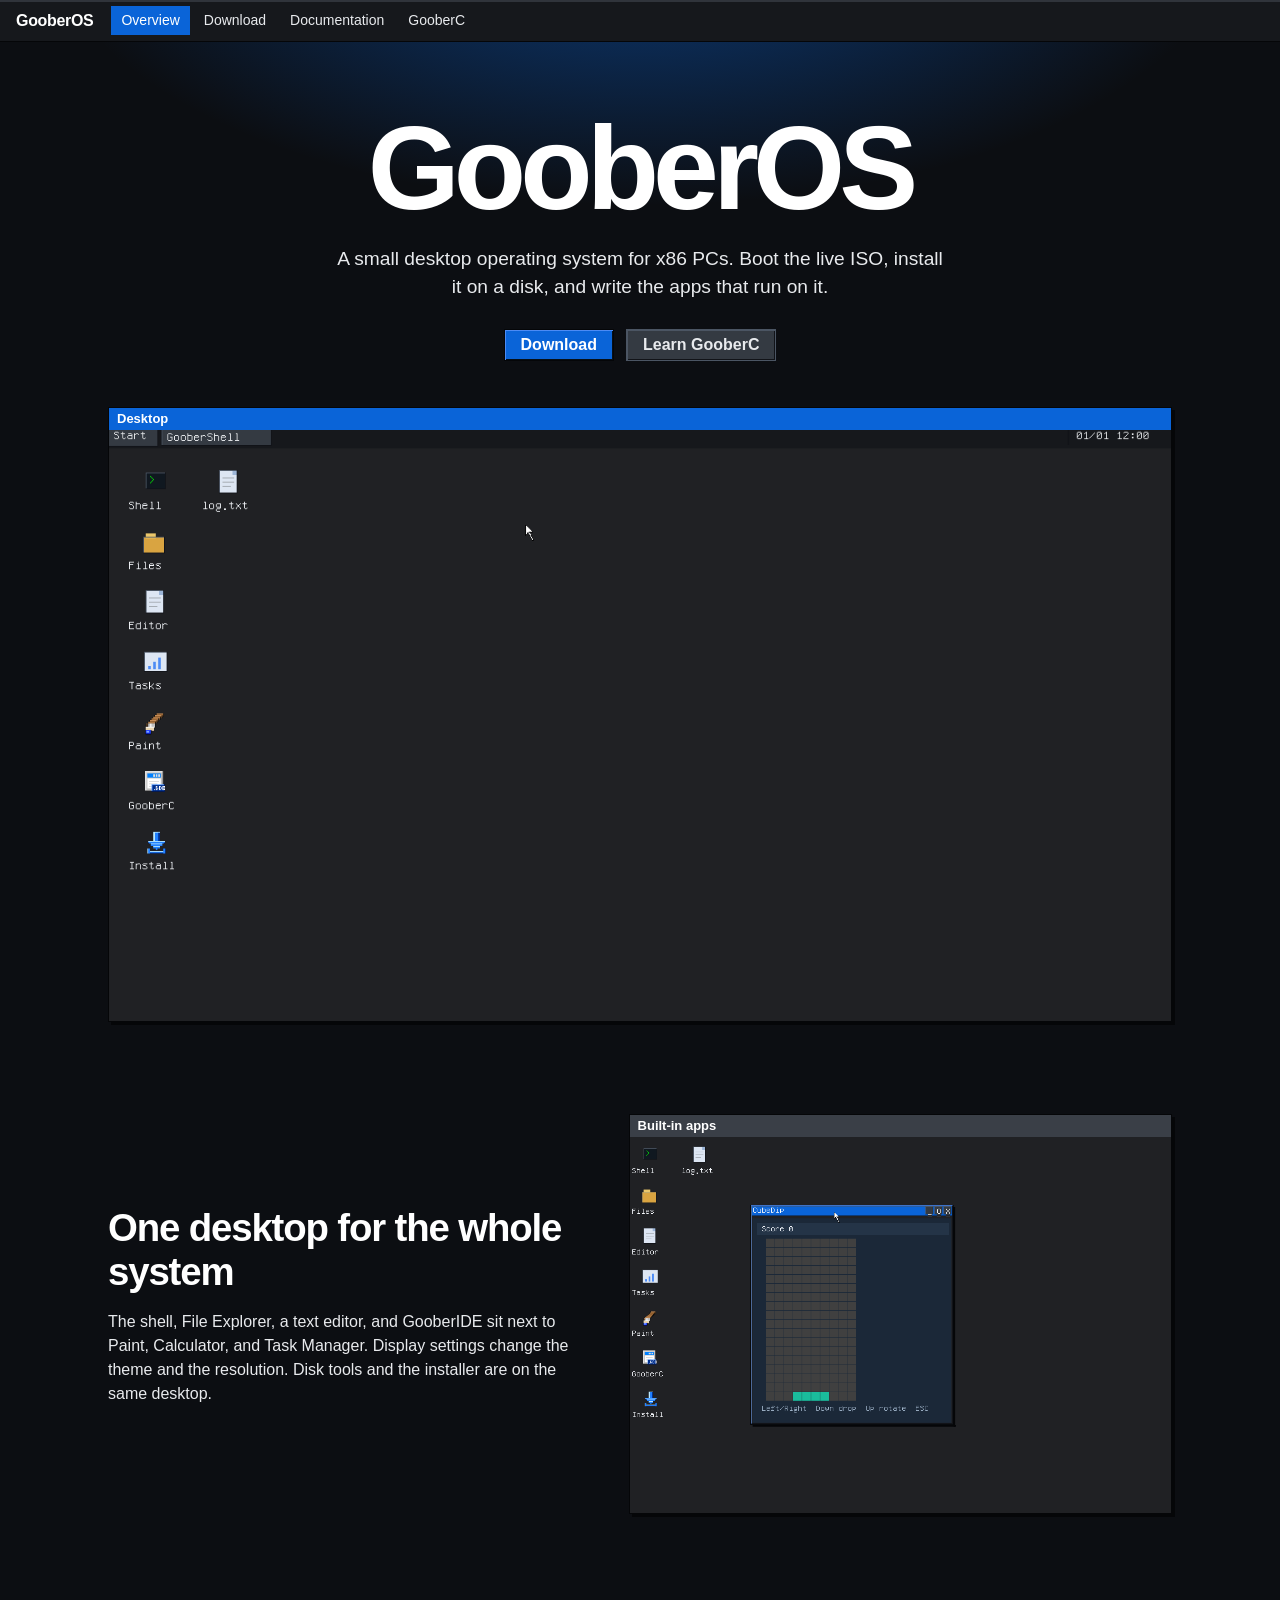
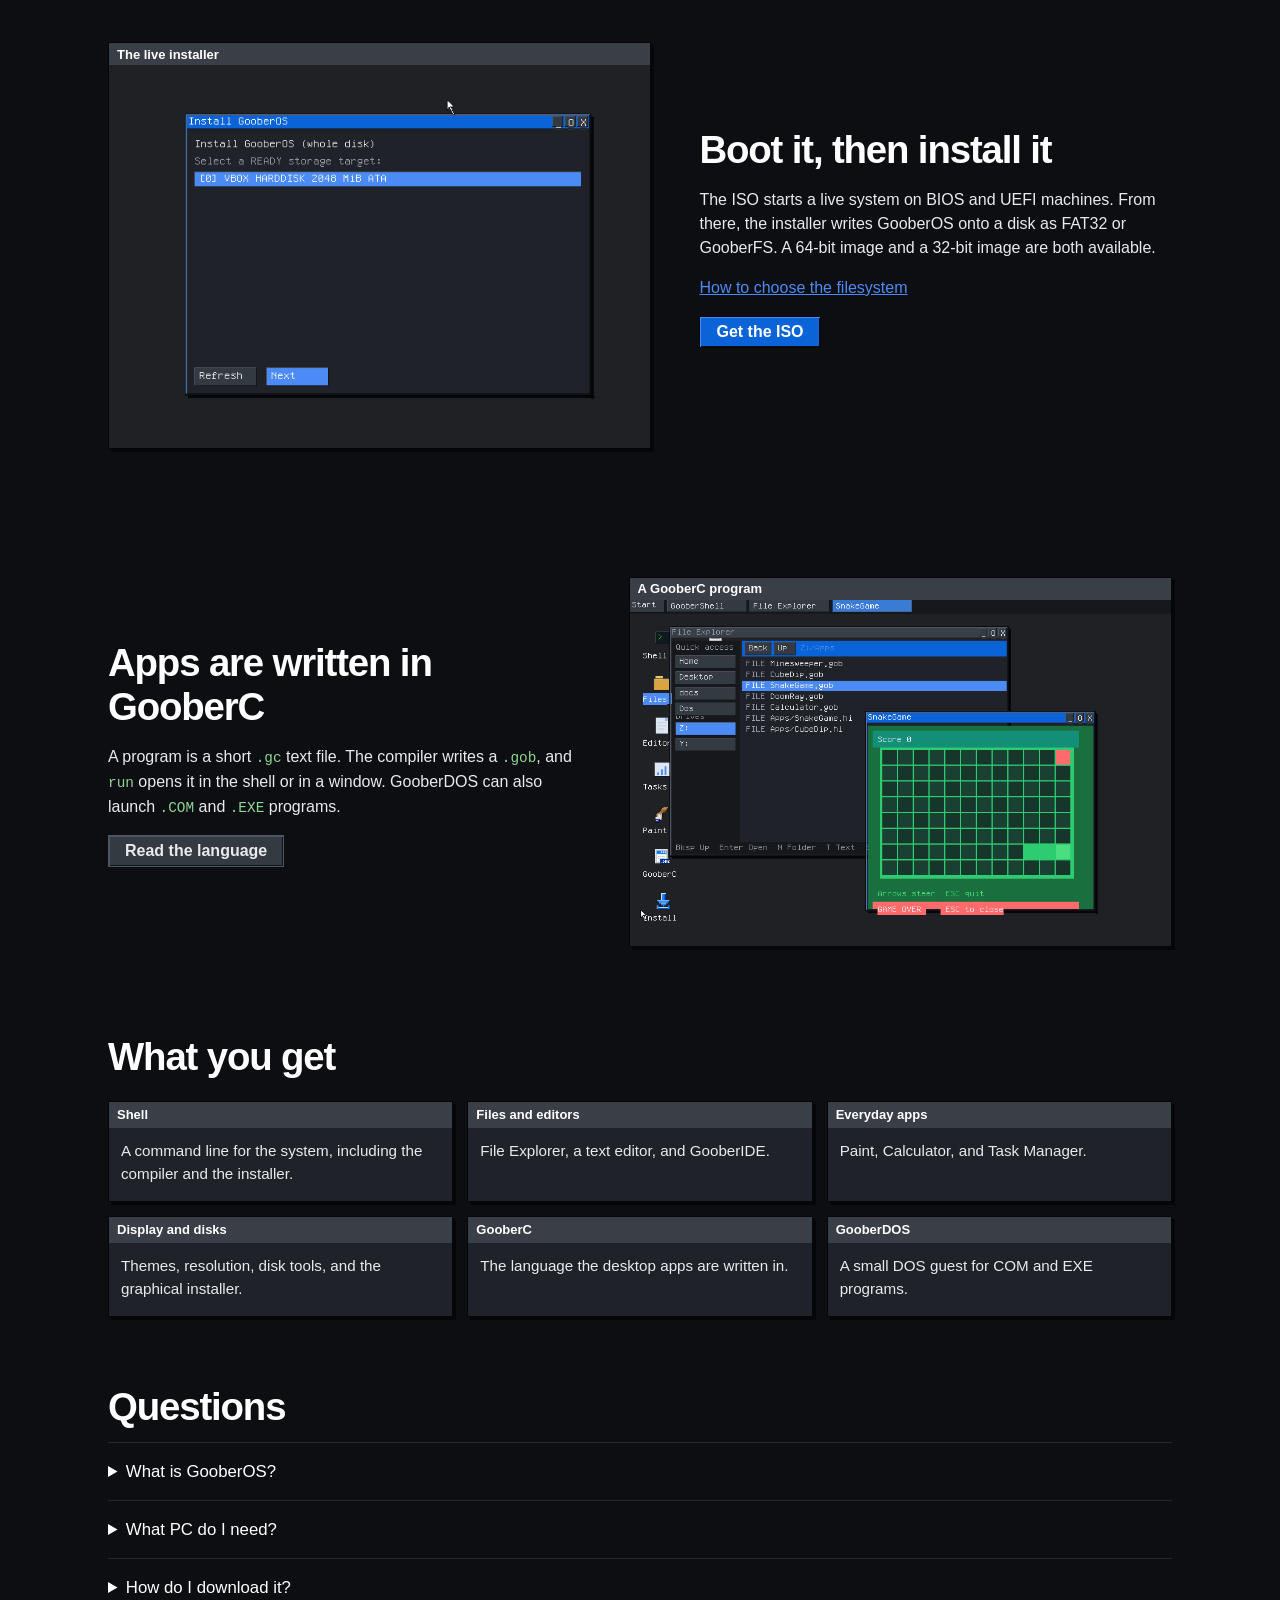
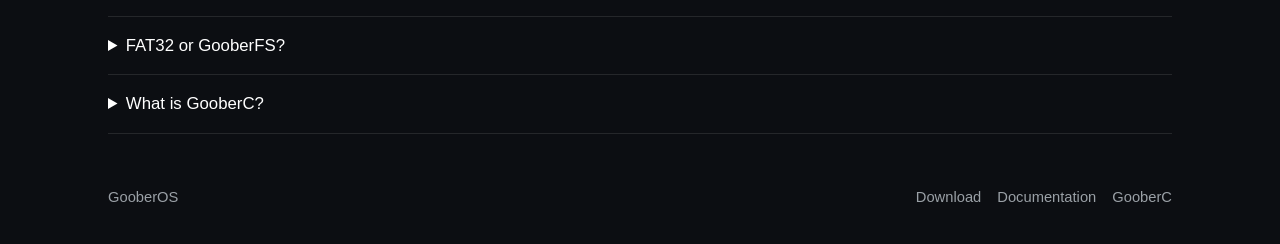
<file: index.html>
<!DOCTYPE html>
<html lang="en">
<head>
  <meta charset="utf-8">
  <meta name="viewport" content="width=device-width, initial-scale=1">
  <title>GooberOS</title>
  <link rel="icon" href="assets/favicon.svg">
  <link rel="stylesheet" href="assets/site.css">
</head>
<body class="home">
  <header class="top">
    <a class="logo" href="index.html">GooberOS</a>
    <nav>
      <a class="here" href="index.html">Overview</a>
      <a href="downloads.html">Download</a>
      <a href="documentation.html">Documentation</a>
      <a href="gooberc/index.html">GooberC</a>
    </nav>
  </header>

  <section class="hero">
    <h1>GooberOS</h1>
    <p class="hero-lead">A small desktop operating system for x86 PCs. Boot the live ISO, install it on a disk, and write the apps that run on it.</p>
    <div class="hero-actions">
      <a class="pill" href="downloads.html">Download</a>
      <a class="pill ghost" href="gooberc/index.html">Learn GooberC</a>
    </div>
  </section>

  <section class="stage">
    <figure class="media focus">
      <div class="media-slot">
        <img src="assets/Desktop.png" alt="The GooberOS desktop">
      </div>
      <figcaption>Desktop</figcaption>
    </figure>
  </section>

  <section class="band">
    <div class="band-copy">
      <h2>One desktop for the whole system</h2>
      <p>The shell, File Explorer, a text editor, and GooberIDE sit next to Paint, Calculator, and Task Manager. Display settings change the theme and the resolution. Disk tools and the installer are on the same desktop.</p>
    </div>
    <figure class="media">
      <div class="media-slot">
        <img src="assets/built-in-apps.png" alt="Built-in apps on the desktop">
      </div>
      <figcaption>Built-in apps</figcaption>
    </figure>
  </section>

  <section class="band flip">
    <figure class="media">
      <div class="media-slot">
        <img src="assets/Live%20installer.png" alt="The live installer">
      </div>
      <figcaption>The live installer</figcaption>
    </figure>
    <div class="band-copy">
      <h2>Boot it, then install it</h2>
      <p>The ISO starts a live system on BIOS and UEFI machines. From there, the installer writes GooberOS onto a disk as FAT32 or GooberFS. A 64-bit image and a 32-bit image are both available.</p>
      <p><a href="documentation.html">How to choose the filesystem</a></p>
      <p><a class="pill" href="downloads.html">Get the ISO</a></p>
    </div>
  </section>

  <section class="band">
    <div class="band-copy">
      <h2>Apps are written in GooberC</h2>
      <p>A program is a short <code>.gc</code> text file. The compiler writes a <code>.gob</code>, and <code>run</code> opens it in the shell or in a window. GooberDOS can also launch <code>.COM</code> and <code>.EXE</code> programs.</p>
      <p><a class="pill ghost" href="gooberc/index.html">Read the language</a></p>
    </div>
    <figure class="media">
      <div class="media-slot">
        <img src="assets/A-GooberC-Program.png" alt="A GooberC program">
      </div>
      <figcaption>A GooberC program</figcaption>
    </figure>
  </section>

  <section class="choices">
    <h2>What you get</h2>
    <div class="cards">
      <article class="card">
        <h3>Shell</h3>
        <p>A command line for the system, including the compiler and the installer.</p>
      </article>
      <article class="card">
        <h3>Files and editors</h3>
        <p>File Explorer, a text editor, and GooberIDE.</p>
      </article>
      <article class="card">
        <h3>Everyday apps</h3>
        <p>Paint, Calculator, and Task Manager.</p>
      </article>
      <article class="card">
        <h3>Display and disks</h3>
        <p>Themes, resolution, disk tools, and the graphical installer.</p>
      </article>
      <article class="card">
        <h3>GooberC</h3>
        <p>The language the desktop apps are written in.</p>
      </article>
      <article class="card">
        <h3>GooberDOS</h3>
        <p>A small DOS guest for COM and EXE programs.</p>
      </article>
    </div>
  </section>

  <section class="faq">
    <h2>Questions</h2>
    <details>
      <summary>What is GooberOS?</summary>
      <p>GooberOS is a small desktop operating system for x86 computers. It includes a shell, a desktop, built-in apps, and GooberC, the language those apps are written in.</p>
    </details>
    <details>
      <summary>What PC do I need?</summary>
      <p>A BIOS or UEFI PC, 64 MB of RAM, and a USB drive larger than the ISO. The 64-bit image is for a current PC. The 32-bit image is for an older one. <a href="requirements.html">System requirements</a> covers the machine, balenaEtcher, and Rufus.</p>
    </details>
    <details>
      <summary>How do I download it?</summary>
      <p>The Download page saves the latest ISO. Choose the 64-bit image for a current PC, or the 32-bit image for an older one. Write it to a USB drive, or attach it as a virtual disc, and boot it.</p>
    </details>
    <details>
      <summary>FAT32 or GooberFS?</summary>
      <p>The installer asks for the system volume. FAT32 keeps boot files and your files on one partition that other computers can read. GooberFS keeps a small FAT32 boot partition and stores your files on a GooberFS volume. The <a href="documentation.html">Documentation</a> page covers the choice and the limits.</p>
    </details>
    <details>
      <summary>What is GooberC?</summary>
      <p>GooberC is a short, line-oriented language. You compile a <code>.gc</code> file into a <code>.gob</code> program and run it on the desktop or in the shell. The reference starts on the GooberC page.</p>
    </details>
  </section>

  <footer class="foot">
    <span>GooberOS</span>
    <nav>
      <a href="downloads.html">Download</a>
      <a href="documentation.html">Documentation</a>
      <a href="gooberc/index.html">GooberC</a>
    </nav>
  </footer>
</body>
</html>
</file>
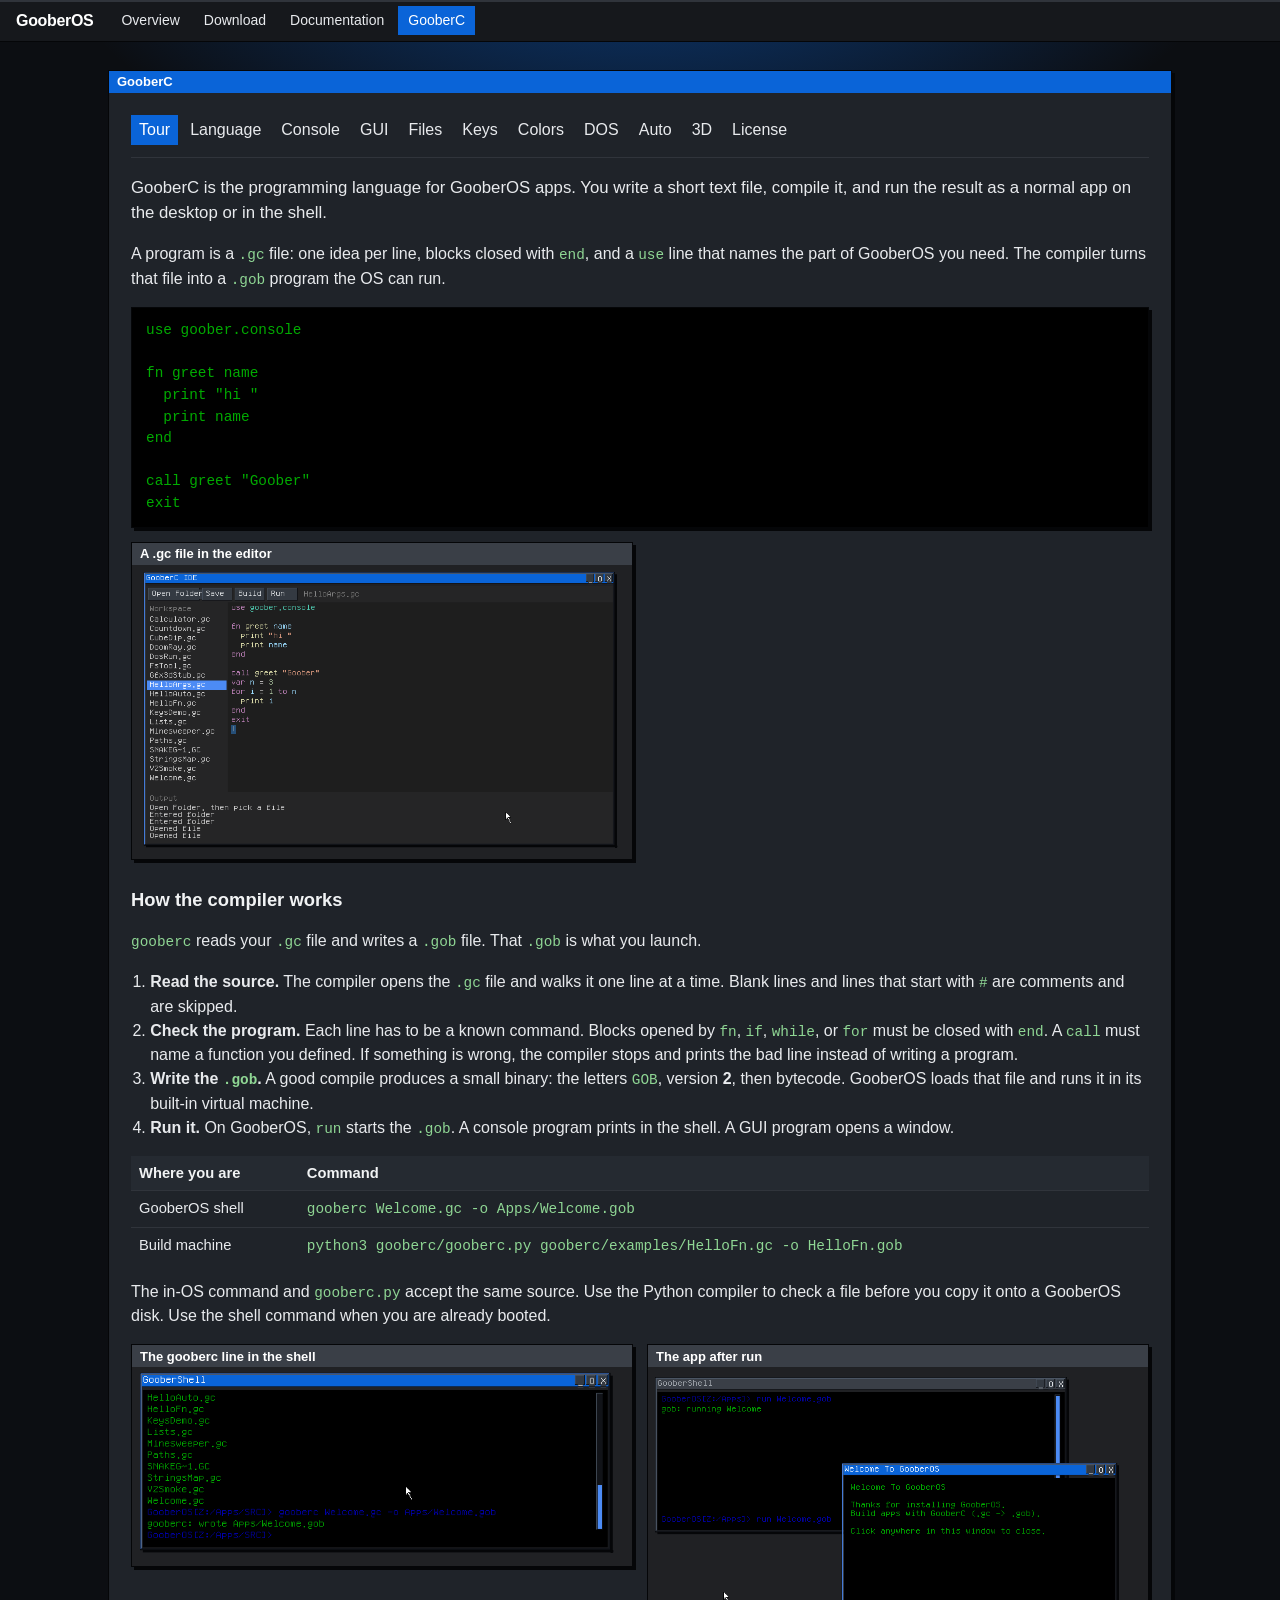
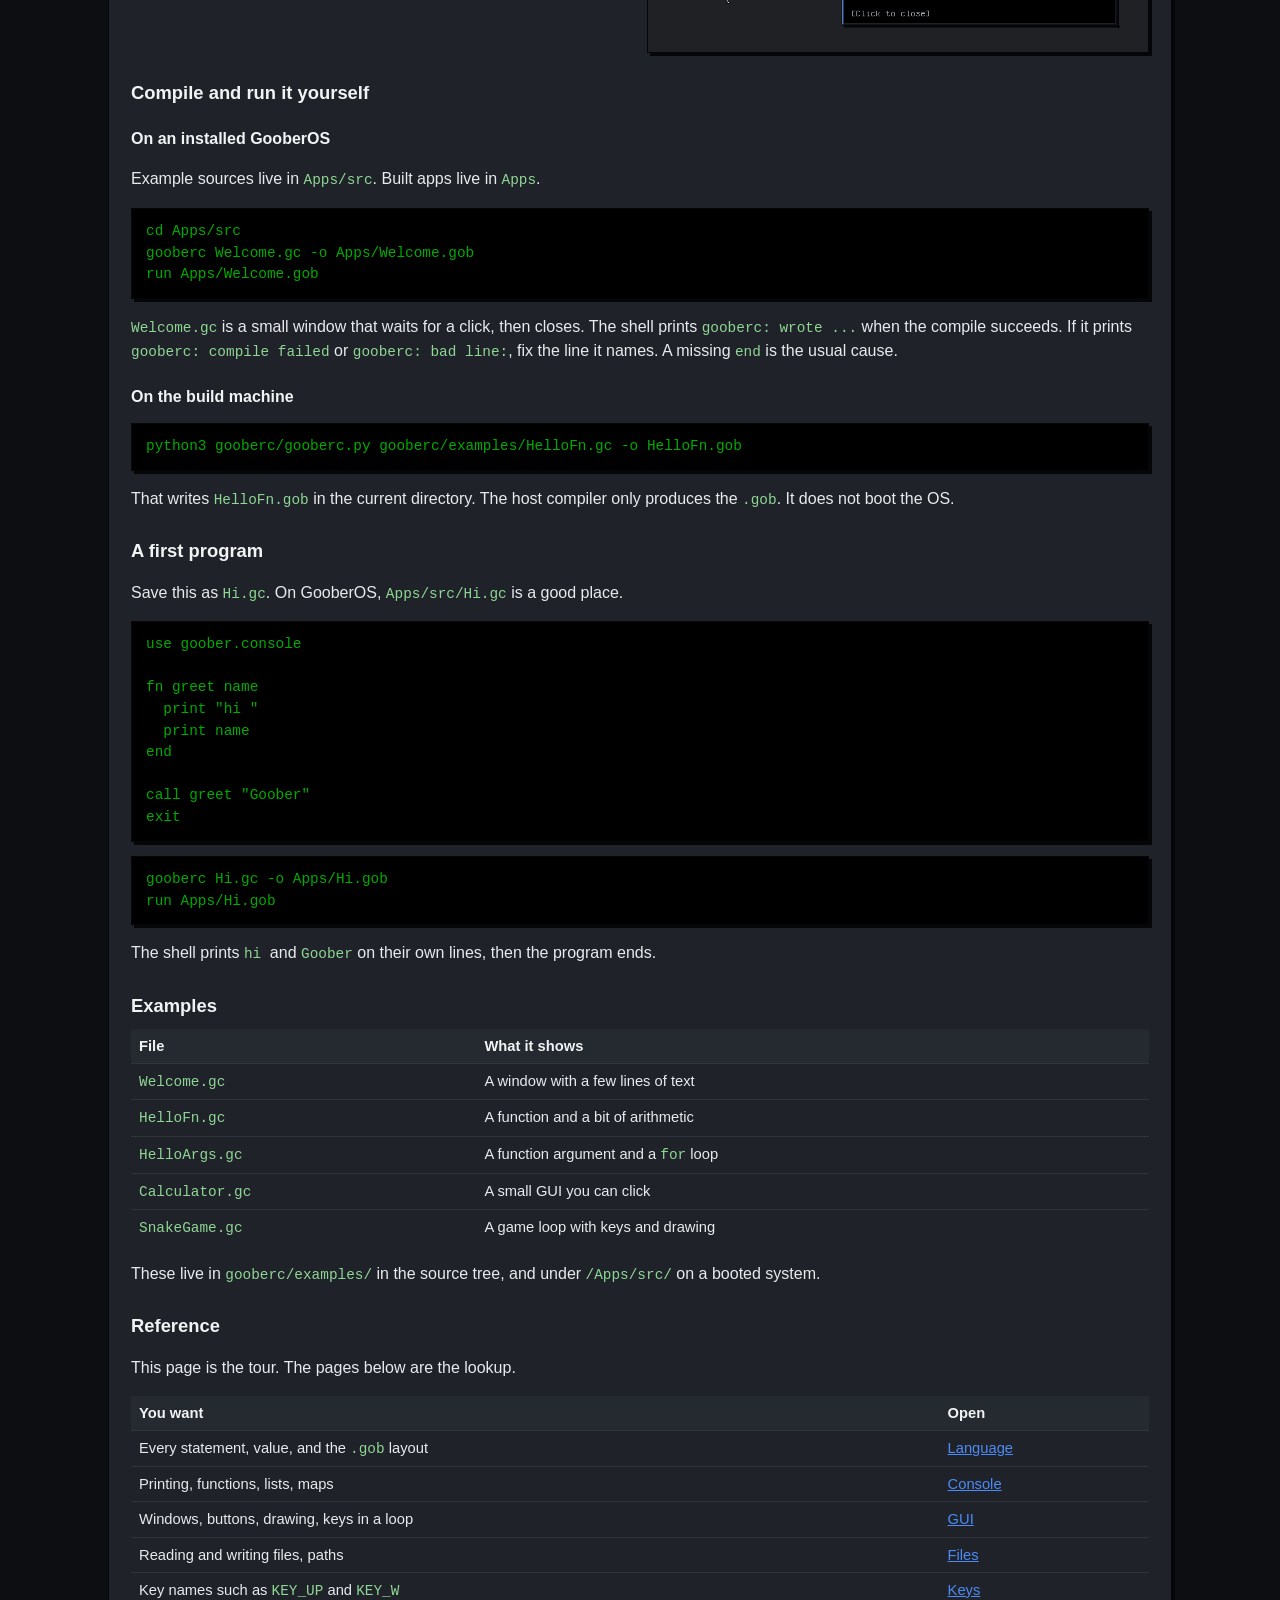
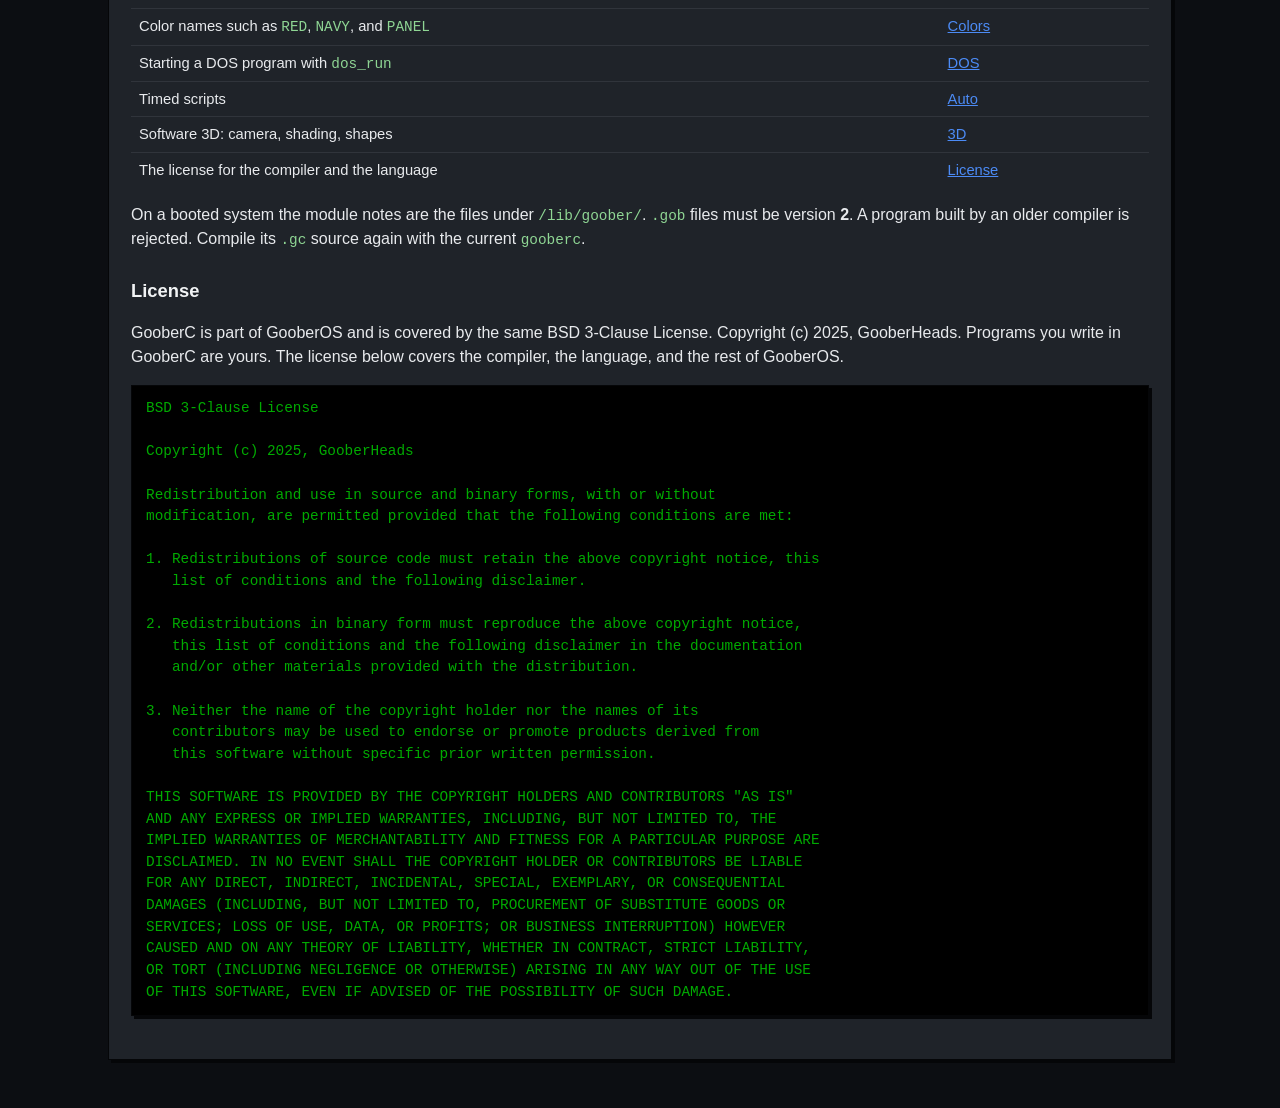
<file: gooberc/index.html>
<!DOCTYPE html>
<html lang="en">
<head>
  <meta charset="utf-8">
  <meta name="viewport" content="width=device-width, initial-scale=1">
  <title>GooberC — GooberOS</title>
  <link rel="icon" href="../assets/favicon.svg">
  <link rel="stylesheet" href="../assets/site.css">
</head>
<body>
  <header class="top">
    <a class="logo" href="../index.html">GooberOS</a>
    <nav>
      <a href="../index.html">Overview</a>
      <a href="../downloads.html">Download</a>
      <a href="../documentation.html">Documentation</a>
      <a class="here" href="index.html">GooberC</a>
    </nav>
  </header>
  <div class="desktop">
    <article class="window">
      <h1 class="titlebar">GooberC</h1>
      <div class="client">
        <nav class="subnav">
          <a class="here" href="index.html">Tour</a>
          <a href="spec.html">Language</a>
          <a href="console.html">Console</a>
          <a href="gui.html">GUI</a>
          <a href="fs.html">Files</a>
          <a href="keys.html">Keys</a>
          <a href="color.html">Colors</a>
          <a href="dos.html">DOS</a>
          <a href="auto.html">Auto</a>
          <a href="gfx3d.html">3D</a>
          <a href="#license">License</a>
        </nav>

        <p class="lead">GooberC is the programming language for GooberOS apps. You write a short text file, compile it, and run the result as a normal app on the desktop or in the shell.</p>
        <p>A program is a <code>.gc</code> file: one idea per line, blocks closed with <code>end</code>, and a <code>use</code> line that names the part of GooberOS you need. The compiler turns that file into a <code>.gob</code> program the OS can run.</p>
        <pre><code>use goober.console

fn greet name
  print "hi "
  print name
end

call greet "Goober"
exit</code></pre>

        <div class="shots">
          <figure class="shot">
            <div class="shot-frame">
              <div class="shot-title">A .gc file in the editor</div>
              <img src="../assets/A-GC-File-in-The-editor.png" alt="A .gc file open in the editor">
            </div>
          </figure>
        </div>

        <h2>How the compiler works</h2>
        <p><code>gooberc</code> reads your <code>.gc</code> file and writes a <code>.gob</code> file. That <code>.gob</code> is what you launch.</p>
        <ol>
          <li><strong>Read the source.</strong> The compiler opens the <code>.gc</code> file and walks it one line at a time. Blank lines and lines that start with <code>#</code> are comments and are skipped.</li>
          <li><strong>Check the program.</strong> Each line has to be a known command. Blocks opened by <code>fn</code>, <code>if</code>, <code>while</code>, or <code>for</code> must be closed with <code>end</code>. A <code>call</code> must name a function you defined. If something is wrong, the compiler stops and prints the bad line instead of writing a program.</li>
          <li><strong>Write the <code>.gob</code>.</strong> A good compile produces a small binary: the letters <code>GOB</code>, version <strong>2</strong>, then bytecode. GooberOS loads that file and runs it in its built-in virtual machine.</li>
          <li><strong>Run it.</strong> On GooberOS, <code>run</code> starts the <code>.gob</code>. A console program prints in the shell. A GUI program opens a window.</li>
        </ol>
        <table>
          <thead>
            <tr><th>Where you are</th><th>Command</th></tr>
          </thead>
          <tbody>
            <tr><td>GooberOS shell</td><td><code>gooberc Welcome.gc -o Apps/Welcome.gob</code></td></tr>
            <tr><td>Build machine</td><td><code>python3 gooberc/gooberc.py gooberc/examples/HelloFn.gc -o HelloFn.gob</code></td></tr>
          </tbody>
        </table>
        <p>The in-OS command and <code>gooberc.py</code> accept the same source. Use the Python compiler to check a file before you copy it onto a GooberOS disk. Use the shell command when you are already booted.</p>

        <div class="shots">
          <figure class="shot">
            <div class="shot-frame">
              <div class="shot-title">The gooberc line in the shell</div>
              <img src="../assets/The-gooberc-line-in-the-shell.png" alt="The gooberc compile line in the shell">
            </div>
          </figure>
          <figure class="shot">
            <div class="shot-frame">
              <div class="shot-title">The app after run</div>
              <img src="../assets/The-app-after-run.png" alt="The app after run">
            </div>
          </figure>
        </div>

        <h2>Compile and run it yourself</h2>
        <h3>On an installed GooberOS</h3>
        <p>Example sources live in <code>Apps/src</code>. Built apps live in <code>Apps</code>.</p>
        <pre><code>cd Apps/src
gooberc Welcome.gc -o Apps/Welcome.gob
run Apps/Welcome.gob</code></pre>
        <p><code>Welcome.gc</code> is a small window that waits for a click, then closes. The shell prints <code>gooberc: wrote ...</code> when the compile succeeds. If it prints <code>gooberc: compile failed</code> or <code>gooberc: bad line:</code>, fix the line it names. A missing <code>end</code> is the usual cause.</p>
        <h3>On the build machine</h3>
        <pre><code>python3 gooberc/gooberc.py gooberc/examples/HelloFn.gc -o HelloFn.gob</code></pre>
        <p>That writes <code>HelloFn.gob</code> in the current directory. The host compiler only produces the <code>.gob</code>. It does not boot the OS.</p>

        <h2>A first program</h2>
        <p>Save this as <code>Hi.gc</code>. On GooberOS, <code>Apps/src/Hi.gc</code> is a good place.</p>
        <pre><code>use goober.console

fn greet name
  print "hi "
  print name
end

call greet "Goober"
exit</code></pre>
        <pre><code>gooberc Hi.gc -o Apps/Hi.gob
run Apps/Hi.gob</code></pre>
        <p>The shell prints <code>hi </code> and <code>Goober</code> on their own lines, then the program ends.</p>

        <h2>Examples</h2>
        <table>
          <thead>
            <tr><th>File</th><th>What it shows</th></tr>
          </thead>
          <tbody>
            <tr><td><code>Welcome.gc</code></td><td>A window with a few lines of text</td></tr>
            <tr><td><code>HelloFn.gc</code></td><td>A function and a bit of arithmetic</td></tr>
            <tr><td><code>HelloArgs.gc</code></td><td>A function argument and a <code>for</code> loop</td></tr>
            <tr><td><code>Calculator.gc</code></td><td>A small GUI you can click</td></tr>
            <tr><td><code>SnakeGame.gc</code></td><td>A game loop with keys and drawing</td></tr>
          </tbody>
        </table>
        <p class="muted">These live in <code>gooberc/examples/</code> in the source tree, and under <code>/Apps/src/</code> on a booted system.</p>

        <h2>Reference</h2>
        <p>This page is the tour. The pages below are the lookup.</p>
        <table>
          <thead>
            <tr><th>You want</th><th>Open</th></tr>
          </thead>
          <tbody>
            <tr><td>Every statement, value, and the <code>.gob</code> layout</td><td><a href="spec.html">Language</a></td></tr>
            <tr><td>Printing, functions, lists, maps</td><td><a href="console.html">Console</a></td></tr>
            <tr><td>Windows, buttons, drawing, keys in a loop</td><td><a href="gui.html">GUI</a></td></tr>
            <tr><td>Reading and writing files, paths</td><td><a href="fs.html">Files</a></td></tr>
            <tr><td>Key names such as <code>KEY_UP</code> and <code>KEY_W</code></td><td><a href="keys.html">Keys</a></td></tr>
            <tr><td>Color names such as <code>RED</code>, <code>NAVY</code>, and <code>PANEL</code></td><td><a href="color.html">Colors</a></td></tr>
            <tr><td>Starting a DOS program with <code>dos_run</code></td><td><a href="dos.html">DOS</a></td></tr>
            <tr><td>Timed scripts</td><td><a href="auto.html">Auto</a></td></tr>
            <tr><td>Software 3D: camera, shading, shapes</td><td><a href="gfx3d.html">3D</a></td></tr>
            <tr><td>The license for the compiler and the language</td><td><a href="#license">License</a></td></tr>
          </tbody>
        </table>
        <p>On a booted system the module notes are the files under <code>/lib/goober/</code>. <code>.gob</code> files must be version <strong>2</strong>. A program built by an older compiler is rejected. Compile its <code>.gc</code> source again with the current <code>gooberc</code>.</p>

        <h2 id="license">License</h2>
        <p>GooberC is part of GooberOS and is covered by the same BSD 3-Clause License. Copyright (c) 2025, GooberHeads. Programs you write in GooberC are yours. The license below covers the compiler, the language, and the rest of GooberOS.</p>
        <pre><code>BSD 3-Clause License

Copyright (c) 2025, GooberHeads

Redistribution and use in source and binary forms, with or without
modification, are permitted provided that the following conditions are met:

1. Redistributions of source code must retain the above copyright notice, this
   list of conditions and the following disclaimer.

2. Redistributions in binary form must reproduce the above copyright notice,
   this list of conditions and the following disclaimer in the documentation
   and/or other materials provided with the distribution.

3. Neither the name of the copyright holder nor the names of its
   contributors may be used to endorse or promote products derived from
   this software without specific prior written permission.

THIS SOFTWARE IS PROVIDED BY THE COPYRIGHT HOLDERS AND CONTRIBUTORS "AS IS"
AND ANY EXPRESS OR IMPLIED WARRANTIES, INCLUDING, BUT NOT LIMITED TO, THE
IMPLIED WARRANTIES OF MERCHANTABILITY AND FITNESS FOR A PARTICULAR PURPOSE ARE
DISCLAIMED. IN NO EVENT SHALL THE COPYRIGHT HOLDER OR CONTRIBUTORS BE LIABLE
FOR ANY DIRECT, INDIRECT, INCIDENTAL, SPECIAL, EXEMPLARY, OR CONSEQUENTIAL
DAMAGES (INCLUDING, BUT NOT LIMITED TO, PROCUREMENT OF SUBSTITUTE GOODS OR
SERVICES; LOSS OF USE, DATA, OR PROFITS; OR BUSINESS INTERRUPTION) HOWEVER
CAUSED AND ON ANY THEORY OF LIABILITY, WHETHER IN CONTRACT, STRICT LIABILITY,
OR TORT (INCLUDING NEGLIGENCE OR OTHERWISE) ARISING IN ANY WAY OUT OF THE USE
OF THIS SOFTWARE, EVEN IF ADVISED OF THE POSSIBILITY OF SUCH DAMAGE.</code></pre>
      </div>
    </article>
  </div>
</body>
</html>
</file>
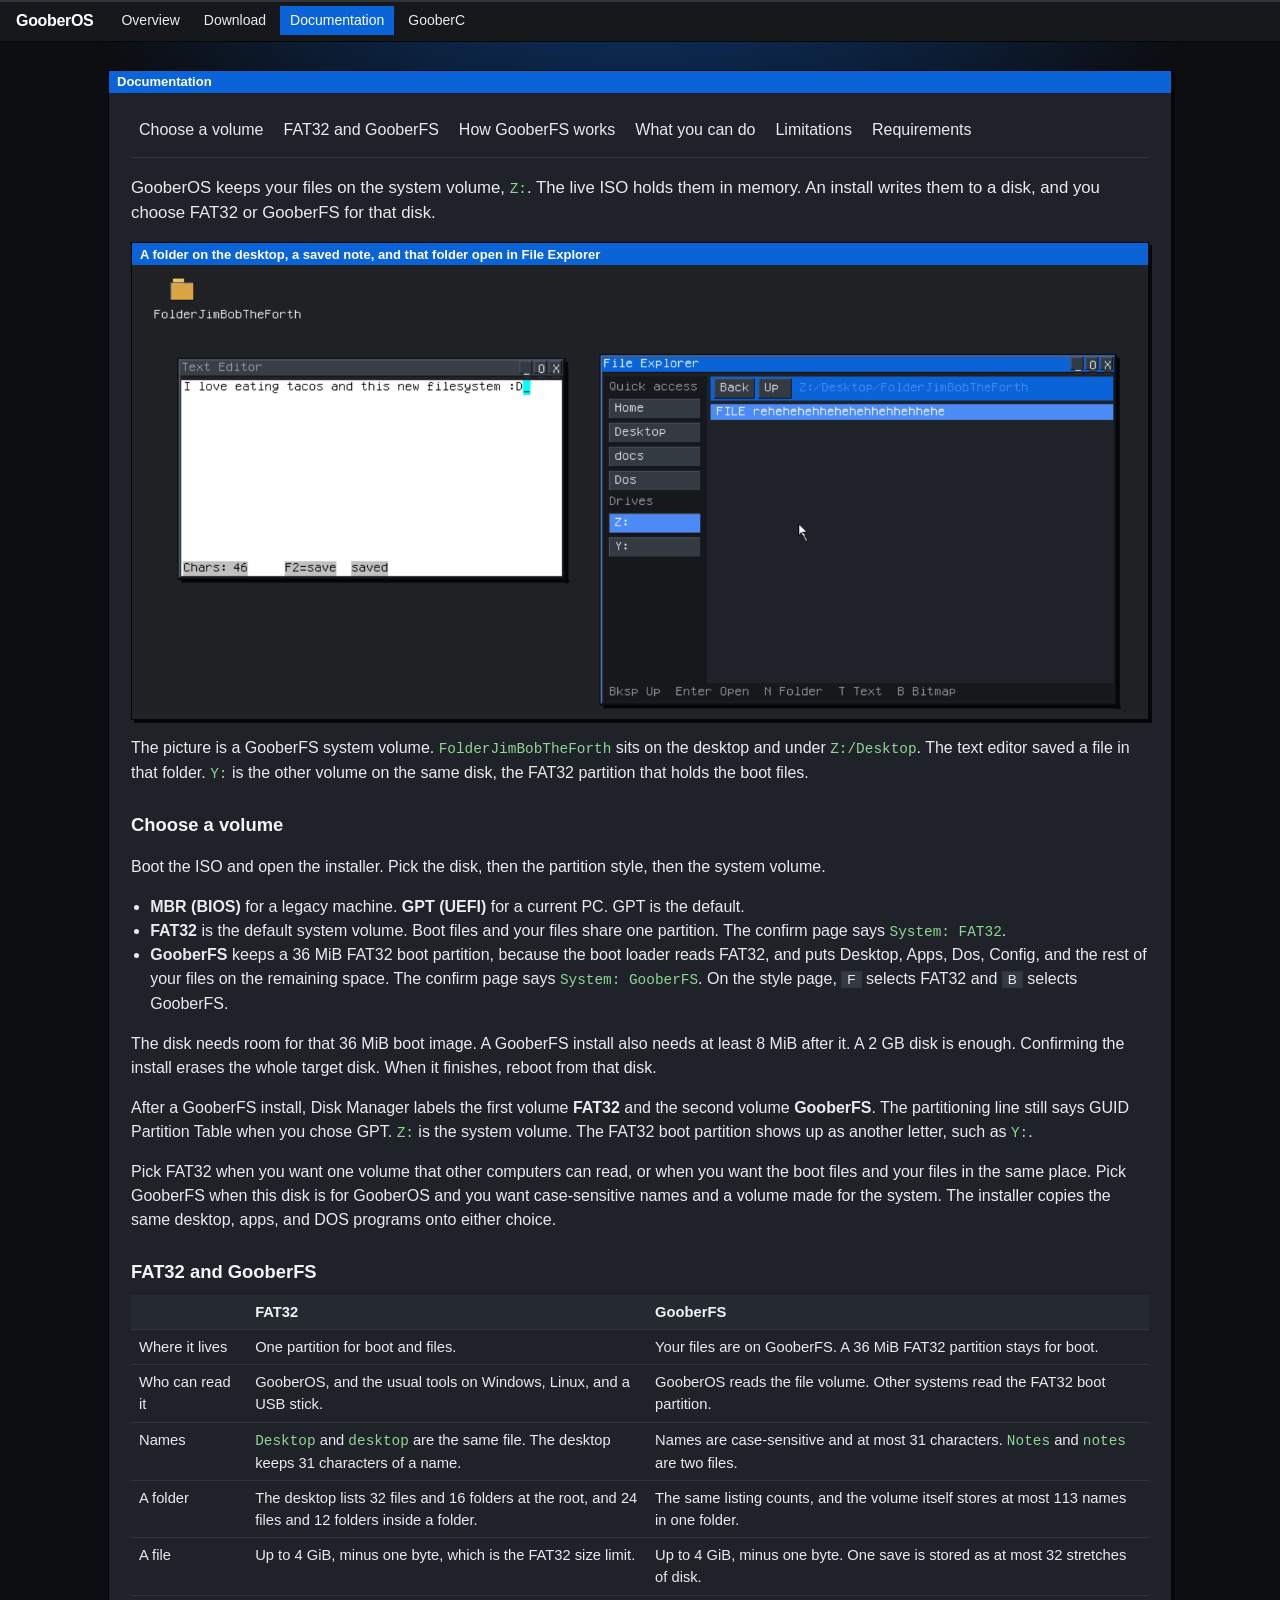
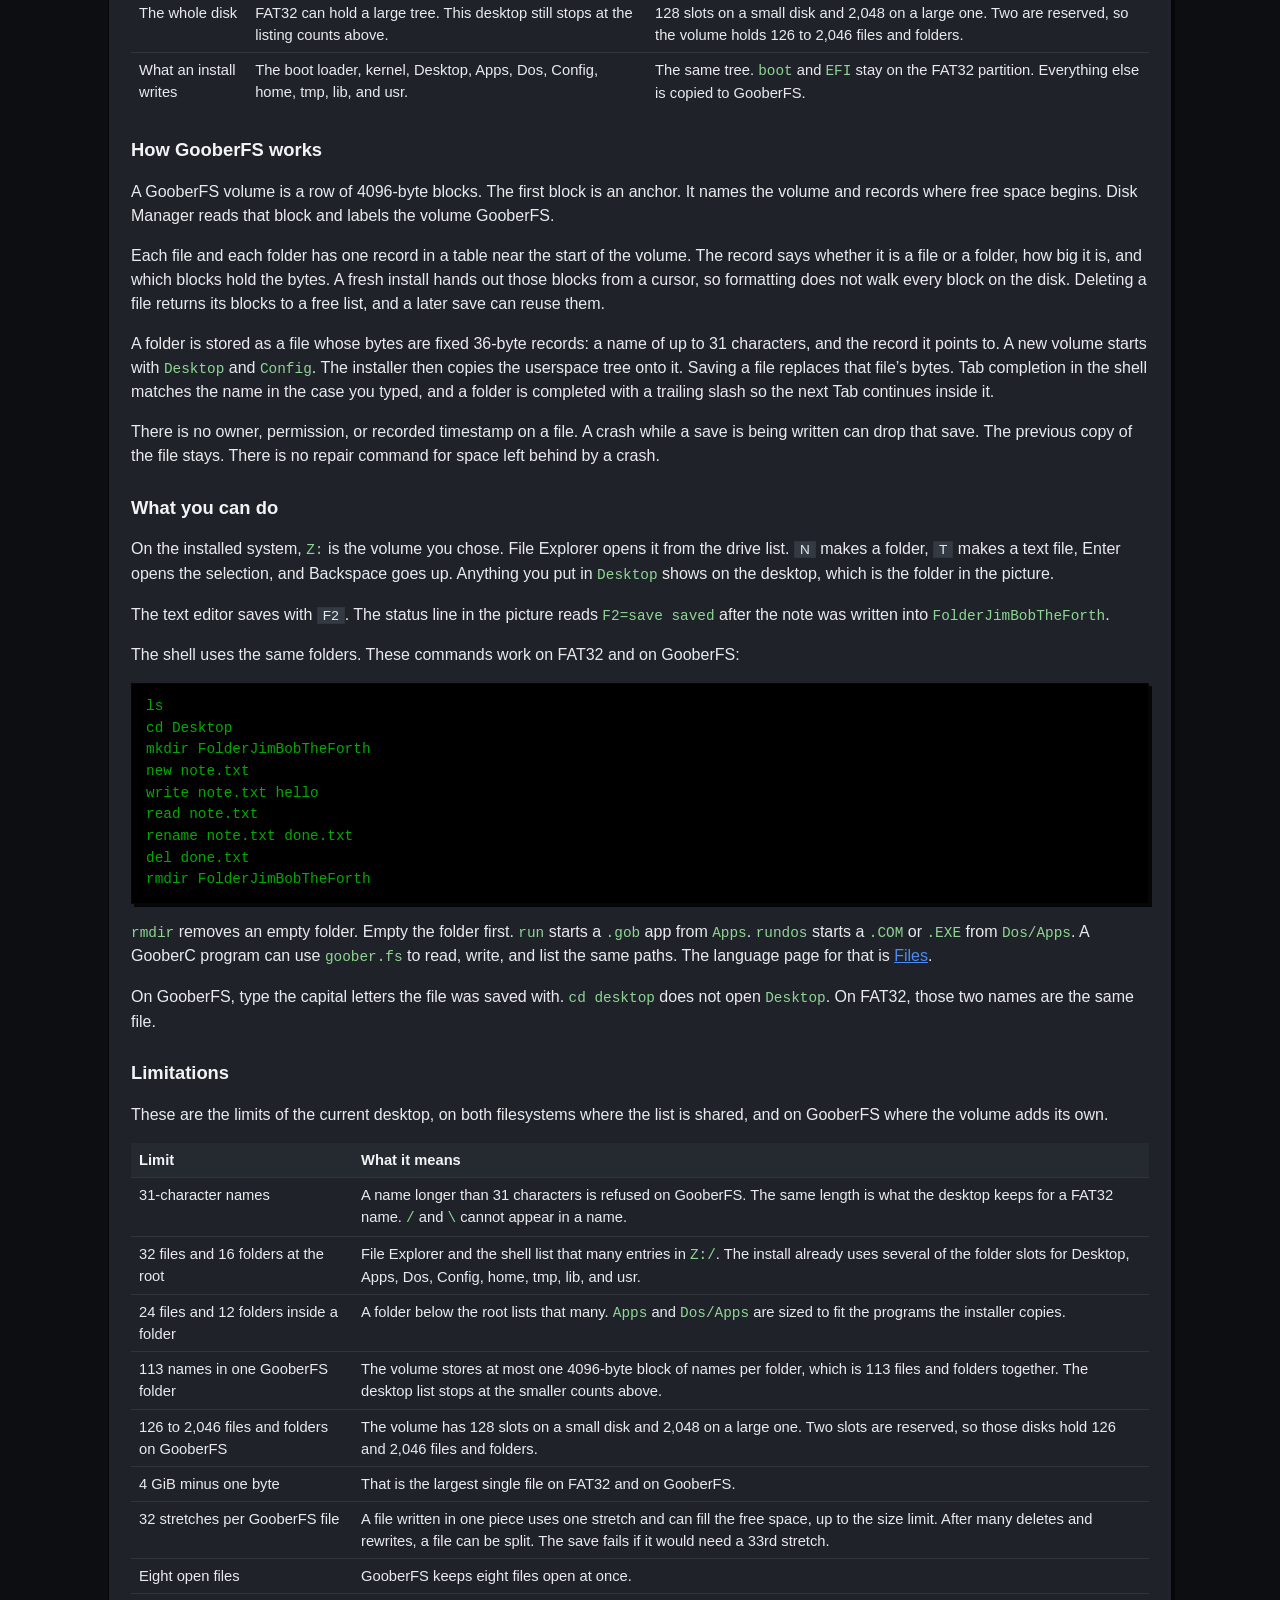
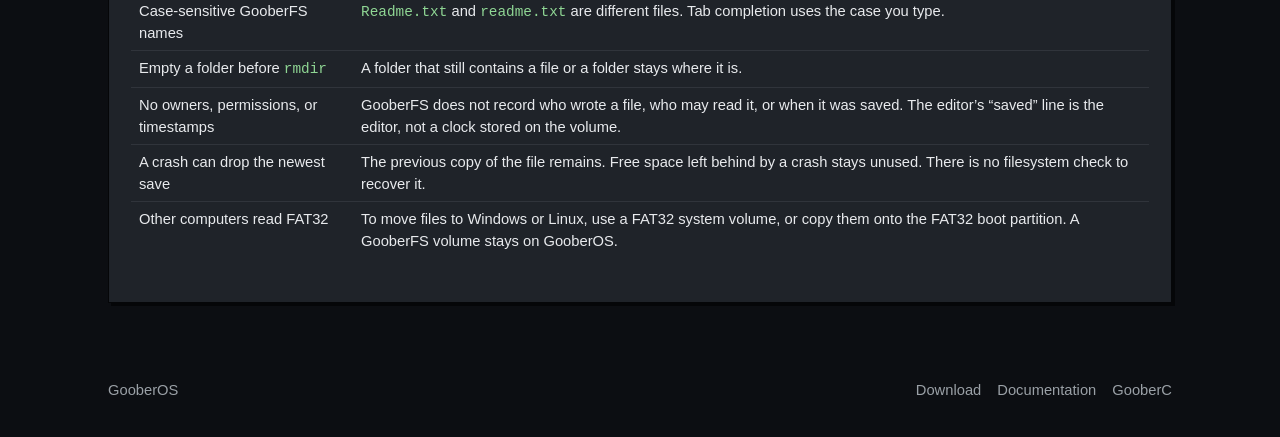
<file: documentation.html>
<!DOCTYPE html>
<html lang="en">
<head>
  <meta charset="utf-8">
  <meta name="viewport" content="width=device-width, initial-scale=1">
  <title>Documentation — GooberOS</title>
  <link rel="icon" href="assets/favicon.svg">
  <link rel="stylesheet" href="assets/site.css">
</head>
<body>
  <header class="top">
    <a class="logo" href="index.html">GooberOS</a>
    <nav>
      <a href="index.html">Overview</a>
      <a href="downloads.html">Download</a>
      <a class="here" href="documentation.html">Documentation</a>
      <a href="gooberc/index.html">GooberC</a>
    </nav>
  </header>
  <div class="desktop">
    <article class="window">
      <h1 class="titlebar">Documentation</h1>
      <div class="client">
        <nav class="subnav">
          <a href="#choose">Choose a volume</a>
          <a href="#compare">FAT32 and GooberFS</a>
          <a href="#works">How GooberFS works</a>
          <a href="#use">What you can do</a>
          <a href="#limits">Limitations</a>
          <a href="requirements.html">Requirements</a>
        </nav>

        <p class="lead">GooberOS keeps your files on the system volume, <code>Z:</code>. The live ISO holds them in memory. An install writes them to a disk, and you choose FAT32 or GooberFS for that disk.</p>

        <figure class="media focus">
          <div class="media-slot">
            <img src="assets/FileSystemLimitations.png" alt="The desktop shows FolderJimBobTheForth. The text editor has a saved note, and File Explorer is open at Z:/Desktop/FolderJimBobTheForth.">
          </div>
          <figcaption>A folder on the desktop, a saved note, and that folder open in File Explorer</figcaption>
        </figure>
        <p>The picture is a GooberFS system volume. <code>FolderJimBobTheForth</code> sits on the desktop and under <code>Z:/Desktop</code>. The text editor saved a file in that folder. <code>Y:</code> is the other volume on the same disk, the FAT32 partition that holds the boot files.</p>

        <h2 id="choose">Choose a volume</h2>
        <p>Boot the ISO and open the installer. Pick the disk, then the partition style, then the system volume.</p>
        <ul>
          <li><strong>MBR (BIOS)</strong> for a legacy machine. <strong>GPT (UEFI)</strong> for a current PC. GPT is the default.</li>
          <li><strong>FAT32</strong> is the default system volume. Boot files and your files share one partition. The confirm page says <code>System: FAT32</code>.</li>
          <li><strong>GooberFS</strong> keeps a 36 MiB FAT32 boot partition, because the boot loader reads FAT32, and puts Desktop, Apps, Dos, Config, and the rest of your files on the remaining space. The confirm page says <code>System: GooberFS</code>. On the style page, <kbd>F</kbd> selects FAT32 and <kbd>B</kbd> selects GooberFS.</li>
        </ul>
        <p>The disk needs room for that 36 MiB boot image. A GooberFS install also needs at least 8 MiB after it. A 2 GB disk is enough. Confirming the install erases the whole target disk. When it finishes, reboot from that disk.</p>
        <p>After a GooberFS install, Disk Manager labels the first volume <strong>FAT32</strong> and the second volume <strong>GooberFS</strong>. The partitioning line still says GUID Partition Table when you chose GPT. <code>Z:</code> is the system volume. The FAT32 boot partition shows up as another letter, such as <code>Y:</code>.</p>
        <p>Pick FAT32 when you want one volume that other computers can read, or when you want the boot files and your files in the same place. Pick GooberFS when this disk is for GooberOS and you want case-sensitive names and a volume made for the system. The installer copies the same desktop, apps, and DOS programs onto either choice.</p>

        <h2 id="compare">FAT32 and GooberFS</h2>
        <table>
          <thead>
            <tr><th></th><th>FAT32</th><th>GooberFS</th></tr>
          </thead>
          <tbody>
            <tr>
              <td>Where it lives</td>
              <td>One partition for boot and files.</td>
              <td>Your files are on GooberFS. A 36 MiB FAT32 partition stays for boot.</td>
            </tr>
            <tr>
              <td>Who can read it</td>
              <td>GooberOS, and the usual tools on Windows, Linux, and a USB stick.</td>
              <td>GooberOS reads the file volume. Other systems read the FAT32 boot partition.</td>
            </tr>
            <tr>
              <td>Names</td>
              <td><code>Desktop</code> and <code>desktop</code> are the same file. The desktop keeps 31 characters of a name.</td>
              <td>Names are case-sensitive and at most 31 characters. <code>Notes</code> and <code>notes</code> are two files.</td>
            </tr>
            <tr>
              <td>A folder</td>
              <td>The desktop lists 32 files and 16 folders at the root, and 24 files and 12 folders inside a folder.</td>
              <td>The same listing counts, and the volume itself stores at most 113 names in one folder.</td>
            </tr>
            <tr>
              <td>A file</td>
              <td>Up to 4 GiB, minus one byte, which is the FAT32 size limit.</td>
              <td>Up to 4 GiB, minus one byte. One save is stored as at most 32 stretches of disk.</td>
            </tr>
            <tr>
              <td>The whole disk</td>
              <td>FAT32 can hold a large tree. This desktop still stops at the listing counts above.</td>
              <td>128 slots on a small disk and 2,048 on a large one. Two are reserved, so the volume holds 126 to 2,046 files and folders.</td>
            </tr>
            <tr>
              <td>What an install writes</td>
              <td>The boot loader, kernel, Desktop, Apps, Dos, Config, home, tmp, lib, and usr.</td>
              <td>The same tree. <code>boot</code> and <code>EFI</code> stay on the FAT32 partition. Everything else is copied to GooberFS.</td>
            </tr>
          </tbody>
        </table>

        <h2 id="works">How GooberFS works</h2>
        <p>A GooberFS volume is a row of 4096-byte blocks. The first block is an anchor. It names the volume and records where free space begins. Disk Manager reads that block and labels the volume GooberFS.</p>
        <p>Each file and each folder has one record in a table near the start of the volume. The record says whether it is a file or a folder, how big it is, and which blocks hold the bytes. A fresh install hands out those blocks from a cursor, so formatting does not walk every block on the disk. Deleting a file returns its blocks to a free list, and a later save can reuse them.</p>
        <p>A folder is stored as a file whose bytes are fixed 36-byte records: a name of up to 31 characters, and the record it points to. A new volume starts with <code>Desktop</code> and <code>Config</code>. The installer then copies the userspace tree onto it. Saving a file replaces that file’s bytes. Tab completion in the shell matches the name in the case you typed, and a folder is completed with a trailing slash so the next Tab continues inside it.</p>
        <p>There is no owner, permission, or recorded timestamp on a file. A crash while a save is being written can drop that save. The previous copy of the file stays. There is no repair command for space left behind by a crash.</p>

        <h2 id="use">What you can do</h2>
        <p>On the installed system, <code>Z:</code> is the volume you chose. File Explorer opens it from the drive list. <kbd>N</kbd> makes a folder, <kbd>T</kbd> makes a text file, Enter opens the selection, and Backspace goes up. Anything you put in <code>Desktop</code> shows on the desktop, which is the folder in the picture.</p>
        <p>The text editor saves with <kbd>F2</kbd>. The status line in the picture reads <code>F2=save saved</code> after the note was written into <code>FolderJimBobTheForth</code>.</p>
        <p>The shell uses the same folders. These commands work on FAT32 and on GooberFS:</p>
        <pre><code>ls
cd Desktop
mkdir FolderJimBobTheForth
new note.txt
write note.txt hello
read note.txt
rename note.txt done.txt
del done.txt
rmdir FolderJimBobTheForth</code></pre>
        <p><code>rmdir</code> removes an empty folder. Empty the folder first. <code>run</code> starts a <code>.gob</code> app from <code>Apps</code>. <code>rundos</code> starts a <code>.COM</code> or <code>.EXE</code> from <code>Dos/Apps</code>. A GooberC program can use <code>goober.fs</code> to read, write, and list the same paths. The language page for that is <a href="gooberc/fs.html">Files</a>.</p>
        <p>On GooberFS, type the capital letters the file was saved with. <code>cd desktop</code> does not open <code>Desktop</code>. On FAT32, those two names are the same file.</p>

        <h2 id="limits">Limitations</h2>
        <p>These are the limits of the current desktop, on both filesystems where the list is shared, and on GooberFS where the volume adds its own.</p>
        <table>
          <thead>
            <tr><th>Limit</th><th>What it means</th></tr>
          </thead>
          <tbody>
            <tr>
              <td>31-character names</td>
              <td>A name longer than 31 characters is refused on GooberFS. The same length is what the desktop keeps for a FAT32 name. <code>/</code> and <code>\</code> cannot appear in a name.</td>
            </tr>
            <tr>
              <td>32 files and 16 folders at the root</td>
              <td>File Explorer and the shell list that many entries in <code>Z:/</code>. The install already uses several of the folder slots for Desktop, Apps, Dos, Config, home, tmp, lib, and usr.</td>
            </tr>
            <tr>
              <td>24 files and 12 folders inside a folder</td>
              <td>A folder below the root lists that many. <code>Apps</code> and <code>Dos/Apps</code> are sized to fit the programs the installer copies.</td>
            </tr>
            <tr>
              <td>113 names in one GooberFS folder</td>
              <td>The volume stores at most one 4096-byte block of names per folder, which is 113 files and folders together. The desktop list stops at the smaller counts above.</td>
            </tr>
            <tr>
              <td>126 to 2,046 files and folders on GooberFS</td>
              <td>The volume has 128 slots on a small disk and 2,048 on a large one. Two slots are reserved, so those disks hold 126 and 2,046 files and folders.</td>
            </tr>
            <tr>
              <td>4 GiB minus one byte</td>
              <td>That is the largest single file on FAT32 and on GooberFS.</td>
            </tr>
            <tr>
              <td>32 stretches per GooberFS file</td>
              <td>A file written in one piece uses one stretch and can fill the free space, up to the size limit. After many deletes and rewrites, a file can be split. The save fails if it would need a 33rd stretch.</td>
            </tr>
            <tr>
              <td>Eight open files</td>
              <td>GooberFS keeps eight files open at once.</td>
            </tr>
            <tr>
              <td>Case-sensitive GooberFS names</td>
              <td><code>Readme.txt</code> and <code>readme.txt</code> are different files. Tab completion uses the case you type.</td>
            </tr>
            <tr>
              <td>Empty a folder before <code>rmdir</code></td>
              <td>A folder that still contains a file or a folder stays where it is.</td>
            </tr>
            <tr>
              <td>No owners, permissions, or timestamps</td>
              <td>GooberFS does not record who wrote a file, who may read it, or when it was saved. The editor’s “saved” line is the editor, not a clock stored on the volume.</td>
            </tr>
            <tr>
              <td>A crash can drop the newest save</td>
              <td>The previous copy of the file remains. Free space left behind by a crash stays unused. There is no filesystem check to recover it.</td>
            </tr>
            <tr>
              <td>Other computers read FAT32</td>
              <td>To move files to Windows or Linux, use a FAT32 system volume, or copy them onto the FAT32 boot partition. A GooberFS volume stays on GooberOS.</td>
            </tr>
          </tbody>
        </table>
      </div>
    </article>
  </div>
  <footer class="foot">
    <span>GooberOS</span>
    <nav>
      <a href="downloads.html">Download</a>
      <a href="documentation.html">Documentation</a>
      <a href="gooberc/index.html">GooberC</a>
    </nav>
  </footer>
</body>
</html>
</file>
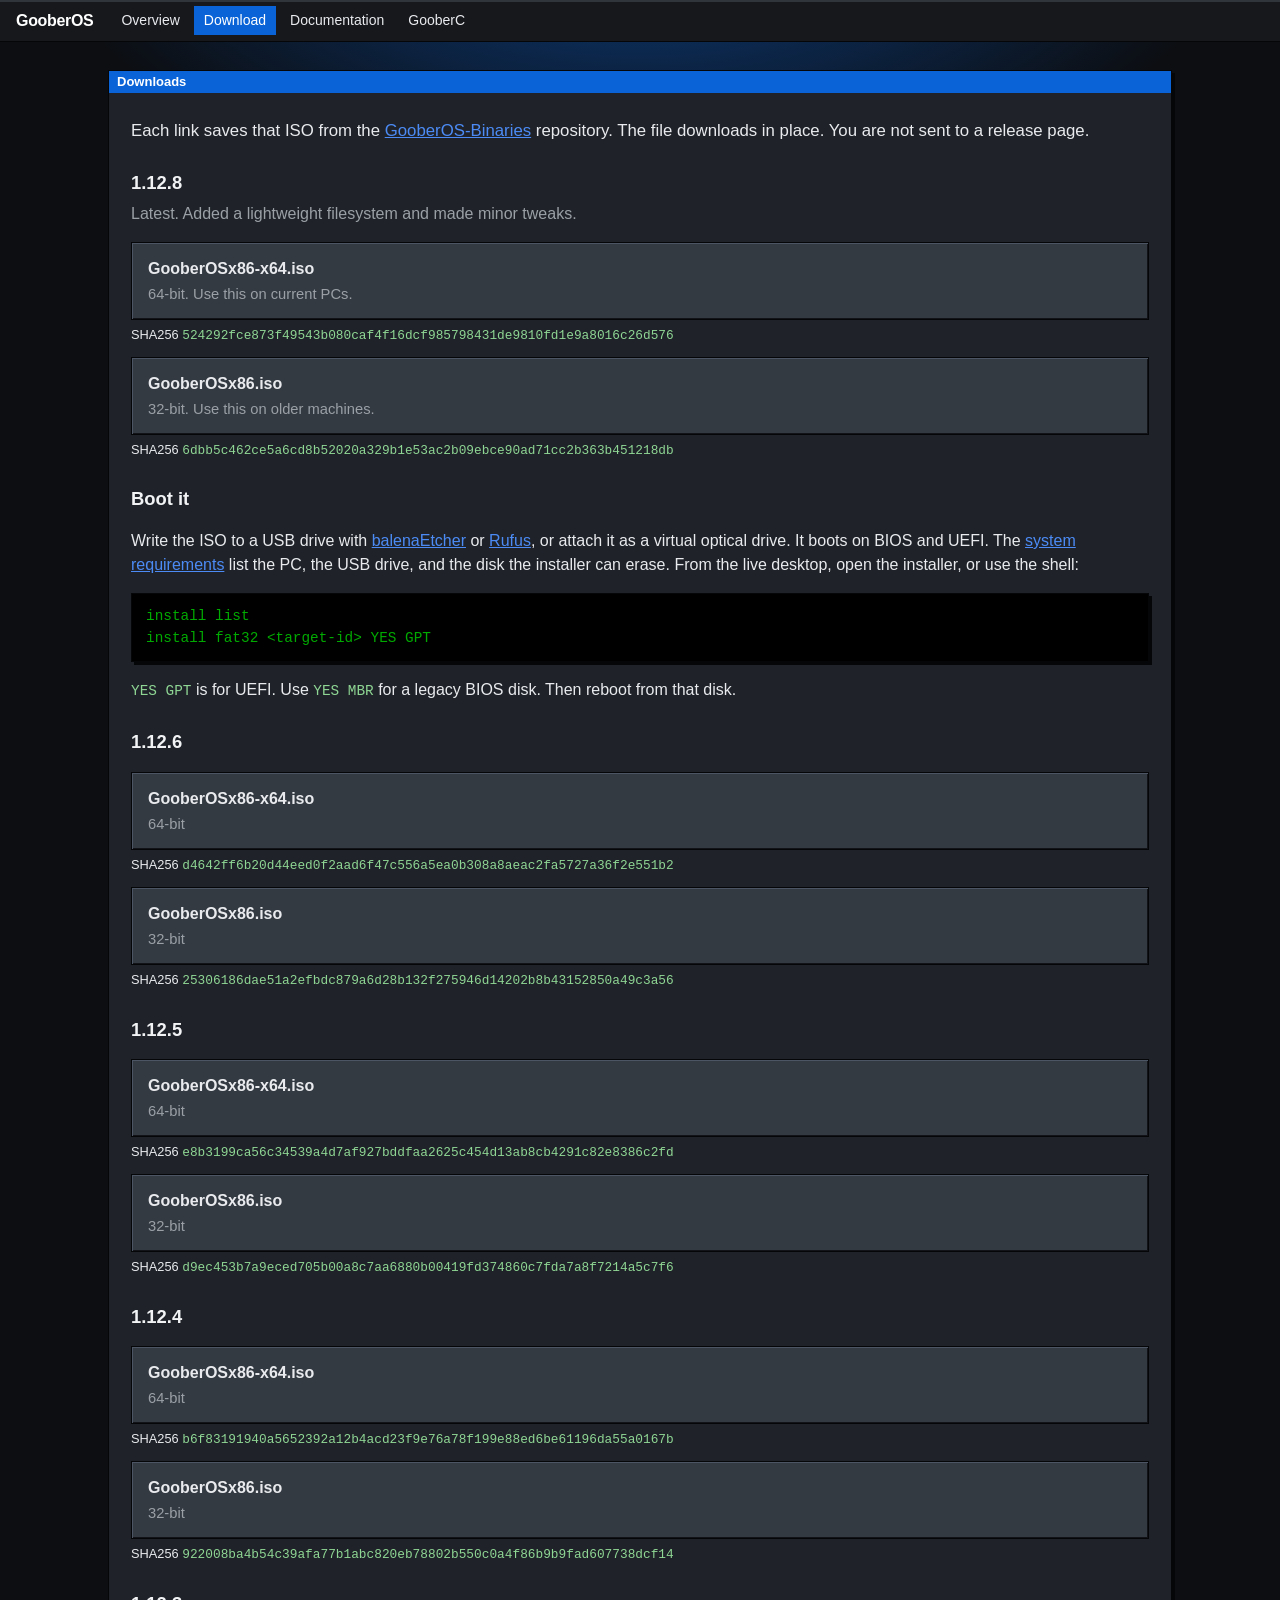
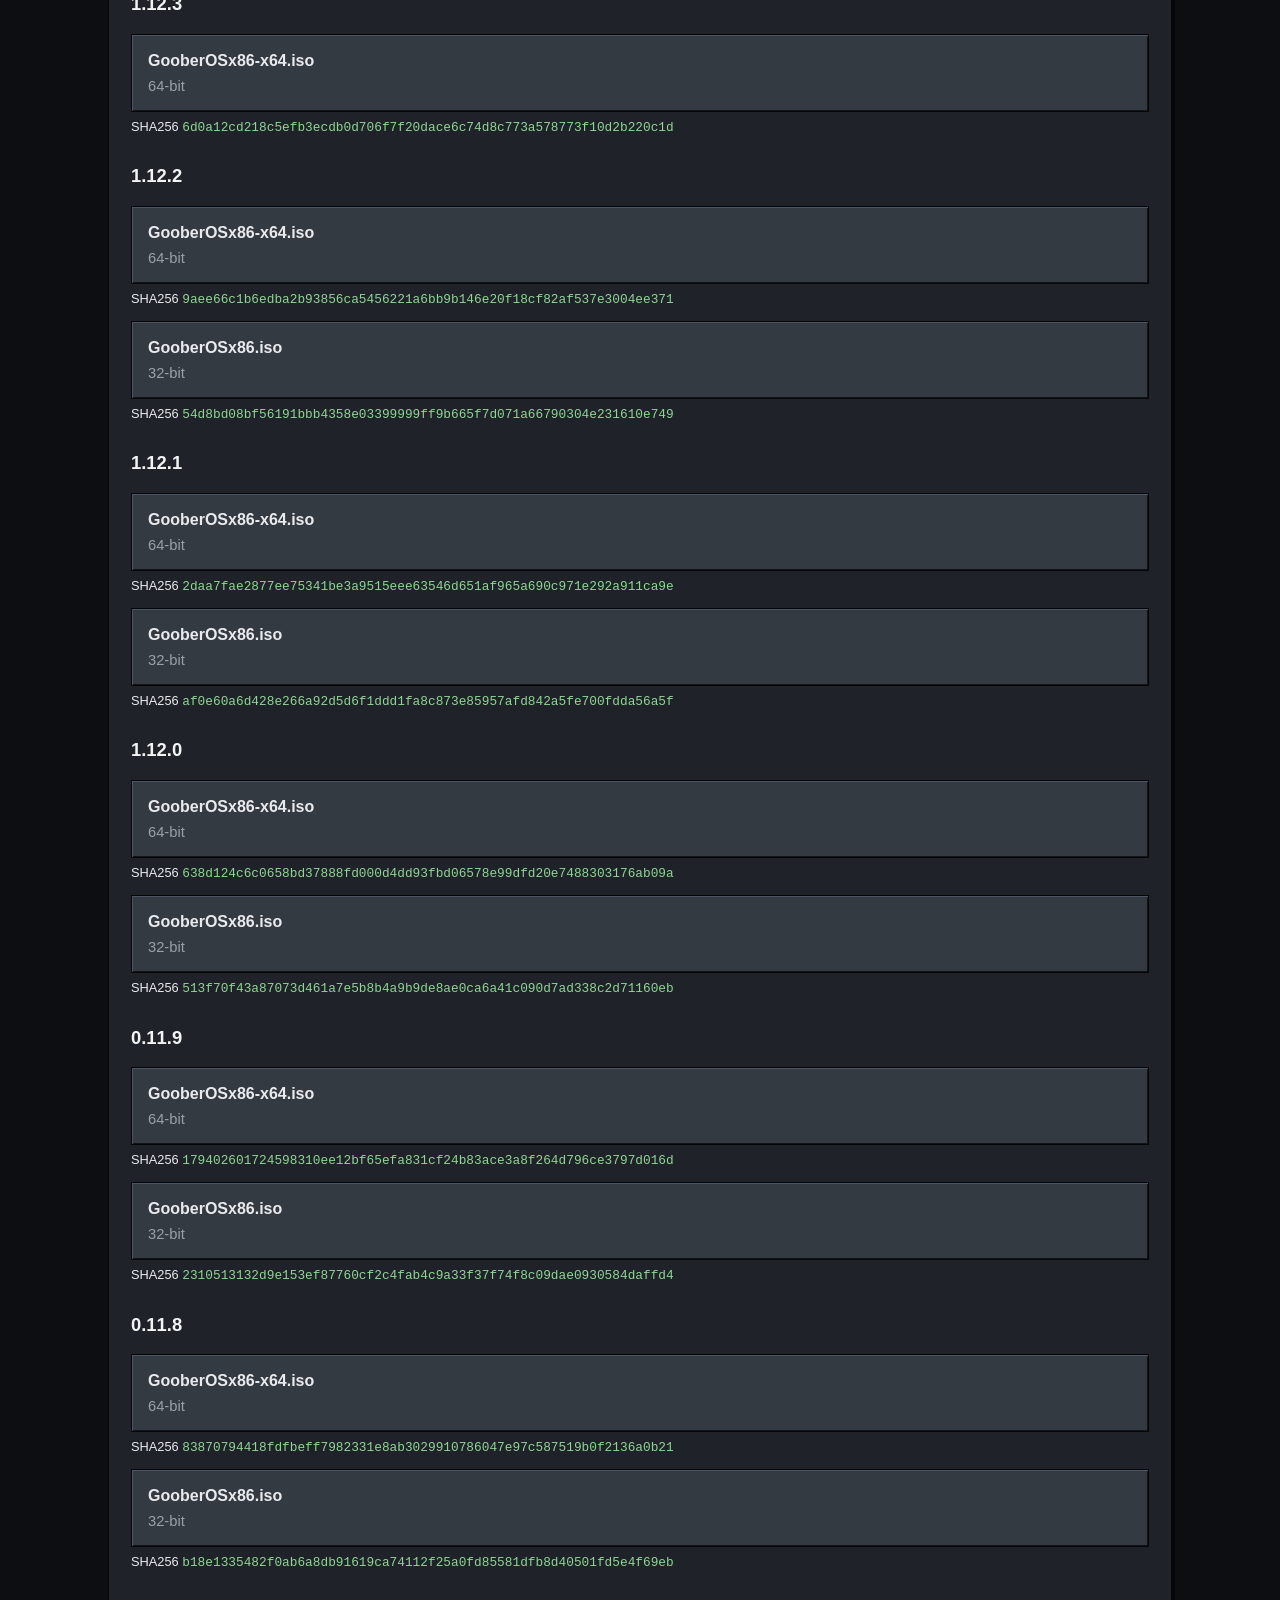
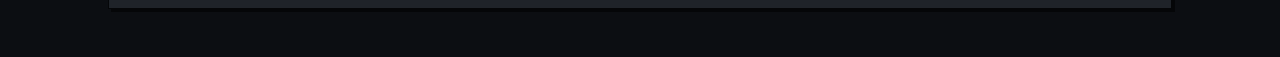
<file: downloads.html>
<!DOCTYPE html>
<html lang="en">
<head>
  <meta charset="utf-8">
  <meta name="viewport" content="width=device-width, initial-scale=1">
  <title>Downloads — GooberOS</title>
  <link rel="icon" href="assets/favicon.svg">
  <link rel="stylesheet" href="assets/site.css">
</head>
<body>
  <header class="top">
    <a class="logo" href="index.html">GooberOS</a>
    <nav>
      <a href="index.html">Overview</a>
      <a class="here" href="downloads.html">Download</a>
      <a href="documentation.html">Documentation</a>
      <a href="gooberc/index.html">GooberC</a>
    </nav>
  </header>
  <div class="desktop">
    <article class="window">
      <h1 class="titlebar">Downloads</h1>
      <div class="client">
        <p class="lead">Each link saves that ISO from the <a href="https://github.com/GooberHeads6297/GooberOS-Binaries">GooberOS-Binaries</a> repository. The file downloads in place. You are not sent to a release page.</p>

        <section class="ver">
          <h2>1.12.8</h2>
          <p class="note">Latest. Added a lightweight filesystem and made minor tweaks.</p>
          <div class="downloads">
            <div class="file">
              <a class="dl" href="https://github.com/GooberHeads6297/GooberOS-Binaries/releases/download/1.12.8/GooberOSx86-x64.iso">
                <span class="dl-name">GooberOSx86-x64.iso</span>
                <span class="dl-meta">64-bit. Use this on current PCs.</span>
              </a>
              <p class="sum">SHA256 <code>524292fce873f49543b080caf4f16dcf985798431de9810fd1e9a8016c26d576</code></p>
            </div>
            <div class="file">
              <a class="dl" href="https://github.com/GooberHeads6297/GooberOS-Binaries/releases/download/1.12.8/GooberOSx86.iso">
                <span class="dl-name">GooberOSx86.iso</span>
                <span class="dl-meta">32-bit. Use this on older machines.</span>
              </a>
              <p class="sum">SHA256 <code>6dbb5c462ce5a6cd8b52020a329b1e53ac2b09ebce90ad71cc2b363b451218db</code></p>
            </div>
          </div>
        </section>

        <h2>Boot it</h2>
        <p>Write the ISO to a USB drive with <a href="requirements.html#etcher">balenaEtcher</a> or <a href="requirements.html#rufus">Rufus</a>, or attach it as a virtual optical drive. It boots on BIOS and UEFI. The <a href="requirements.html">system requirements</a> list the PC, the USB drive, and the disk the installer can erase. From the live desktop, open the installer, or use the shell:</p>
        <pre><code>install list
install fat32 &lt;target-id&gt; YES GPT</code></pre>
        <p><code>YES GPT</code> is for UEFI. Use <code>YES MBR</code> for a legacy BIOS disk. Then reboot from that disk.</p>

        <section class="ver">
          <h2>1.12.6</h2>
          <div class="downloads">
            <div class="file">
              <a class="dl" href="https://github.com/GooberHeads6297/GooberOS-Binaries/releases/download/1.12.6/GooberOSx86-x64.iso">
                <span class="dl-name">GooberOSx86-x64.iso</span>
                <span class="dl-meta">64-bit</span>
              </a>
              <p class="sum">SHA256 <code>d4642ff6b20d44eed0f2aad6f47c556a5ea0b308a8aeac2fa5727a36f2e551b2</code></p>
            </div>
            <div class="file">
              <a class="dl" href="https://github.com/GooberHeads6297/GooberOS-Binaries/releases/download/1.12.6/GooberOSx86.iso">
                <span class="dl-name">GooberOSx86.iso</span>
                <span class="dl-meta">32-bit</span>
              </a>
              <p class="sum">SHA256 <code>25306186dae51a2efbdc879a6d28b132f275946d14202b8b43152850a49c3a56</code></p>
            </div>
          </div>
        </section>

        <section class="ver">
          <h2>1.12.5</h2>
          <div class="downloads">
            <div class="file">
              <a class="dl" href="https://github.com/GooberHeads6297/GooberOS-Binaries/releases/download/1.12.5/GooberOSx86-x64.iso">
                <span class="dl-name">GooberOSx86-x64.iso</span>
                <span class="dl-meta">64-bit</span>
              </a>
              <p class="sum">SHA256 <code>e8b3199ca56c34539a4d7af927bddfaa2625c454d13ab8cb4291c82e8386c2fd</code></p>
            </div>
            <div class="file">
              <a class="dl" href="https://github.com/GooberHeads6297/GooberOS-Binaries/releases/download/1.12.5/GooberOSx86.iso">
                <span class="dl-name">GooberOSx86.iso</span>
                <span class="dl-meta">32-bit</span>
              </a>
              <p class="sum">SHA256 <code>d9ec453b7a9eced705b00a8c7aa6880b00419fd374860c7fda7a8f7214a5c7f6</code></p>
            </div>
          </div>
        </section>

        <section class="ver">
          <h2>1.12.4</h2>
          <div class="downloads">
            <div class="file">
              <a class="dl" href="https://github.com/GooberHeads6297/GooberOS-Binaries/releases/download/1.12.4/GooberOSx86-x64.iso">
                <span class="dl-name">GooberOSx86-x64.iso</span>
                <span class="dl-meta">64-bit</span>
              </a>
              <p class="sum">SHA256 <code>b6f83191940a5652392a12b4acd23f9e76a78f199e88ed6be61196da55a0167b</code></p>
            </div>
            <div class="file">
              <a class="dl" href="https://github.com/GooberHeads6297/GooberOS-Binaries/releases/download/1.12.4/GooberOSx86.iso">
                <span class="dl-name">GooberOSx86.iso</span>
                <span class="dl-meta">32-bit</span>
              </a>
              <p class="sum">SHA256 <code>922008ba4b54c39afa77b1abc820eb78802b550c0a4f86b9b9fad607738dcf14</code></p>
            </div>
          </div>
        </section>

        <section class="ver">
          <h2>1.12.3</h2>
          <div class="downloads">
            <div class="file">
              <a class="dl" href="https://github.com/GooberHeads6297/GooberOS-Binaries/releases/download/1.12.3/GooberOSx86-x64.iso">
                <span class="dl-name">GooberOSx86-x64.iso</span>
                <span class="dl-meta">64-bit</span>
              </a>
              <p class="sum">SHA256 <code>6d0a12cd218c5efb3ecdb0d706f7f20dace6c74d8c773a578773f10d2b220c1d</code></p>
            </div>
          </div>
        </section>

        <section class="ver">
          <h2>1.12.2</h2>
          <div class="downloads">
            <div class="file">
              <a class="dl" href="https://github.com/GooberHeads6297/GooberOS-Binaries/releases/download/1.12.2/GooberOSx86-x64.iso">
                <span class="dl-name">GooberOSx86-x64.iso</span>
                <span class="dl-meta">64-bit</span>
              </a>
              <p class="sum">SHA256 <code>9aee66c1b6edba2b93856ca5456221a6bb9b146e20f18cf82af537e3004ee371</code></p>
            </div>
            <div class="file">
              <a class="dl" href="https://github.com/GooberHeads6297/GooberOS-Binaries/releases/download/1.12.2/GooberOSx86.iso">
                <span class="dl-name">GooberOSx86.iso</span>
                <span class="dl-meta">32-bit</span>
              </a>
              <p class="sum">SHA256 <code>54d8bd08bf56191bbb4358e03399999ff9b665f7d071a66790304e231610e749</code></p>
            </div>
          </div>
        </section>

        <section class="ver">
          <h2>1.12.1</h2>
          <div class="downloads">
            <div class="file">
              <a class="dl" href="https://github.com/GooberHeads6297/GooberOS-Binaries/releases/download/1.12.1/GooberOSx86-x64.iso">
                <span class="dl-name">GooberOSx86-x64.iso</span>
                <span class="dl-meta">64-bit</span>
              </a>
              <p class="sum">SHA256 <code>2daa7fae2877ee75341be3a9515eee63546d651af965a690c971e292a911ca9e</code></p>
            </div>
            <div class="file">
              <a class="dl" href="https://github.com/GooberHeads6297/GooberOS-Binaries/releases/download/1.12.1/GooberOSx86.iso">
                <span class="dl-name">GooberOSx86.iso</span>
                <span class="dl-meta">32-bit</span>
              </a>
              <p class="sum">SHA256 <code>af0e60a6d428e266a92d5d6f1ddd1fa8c873e85957afd842a5fe700fdda56a5f</code></p>
            </div>
          </div>
        </section>

        <section class="ver">
          <h2>1.12.0</h2>
          <div class="downloads">
            <div class="file">
              <a class="dl" href="https://github.com/GooberHeads6297/GooberOS-Binaries/releases/download/1.12.0/GooberOSx86-x64.iso">
                <span class="dl-name">GooberOSx86-x64.iso</span>
                <span class="dl-meta">64-bit</span>
              </a>
              <p class="sum">SHA256 <code>638d124c6c0658bd37888fd000d4dd93fbd06578e99dfd20e7488303176ab09a</code></p>
            </div>
            <div class="file">
              <a class="dl" href="https://github.com/GooberHeads6297/GooberOS-Binaries/releases/download/1.12.0/GooberOSx86.iso">
                <span class="dl-name">GooberOSx86.iso</span>
                <span class="dl-meta">32-bit</span>
              </a>
              <p class="sum">SHA256 <code>513f70f43a87073d461a7e5b8b4a9b9de8ae0ca6a41c090d7ad338c2d71160eb</code></p>
            </div>
          </div>
        </section>

        <section class="ver">
          <h2>0.11.9</h2>
          <div class="downloads">
            <div class="file">
              <a class="dl" href="https://github.com/GooberHeads6297/GooberOS-Binaries/releases/download/0.11.9/GooberOSx86-x64.iso">
                <span class="dl-name">GooberOSx86-x64.iso</span>
                <span class="dl-meta">64-bit</span>
              </a>
              <p class="sum">SHA256 <code>179402601724598310ee12bf65efa831cf24b83ace3a8f264d796ce3797d016d</code></p>
            </div>
            <div class="file">
              <a class="dl" href="https://github.com/GooberHeads6297/GooberOS-Binaries/releases/download/0.11.9/GooberOSx86.iso">
                <span class="dl-name">GooberOSx86.iso</span>
                <span class="dl-meta">32-bit</span>
              </a>
              <p class="sum">SHA256 <code>2310513132d9e153ef87760cf2c4fab4c9a33f37f74f8c09dae0930584daffd4</code></p>
            </div>
          </div>
        </section>

        <section class="ver">
          <h2>0.11.8</h2>
          <div class="downloads">
            <div class="file">
              <a class="dl" href="https://github.com/GooberHeads6297/GooberOS-Binaries/releases/download/0.11.8/GooberOSx86-x64.iso">
                <span class="dl-name">GooberOSx86-x64.iso</span>
                <span class="dl-meta">64-bit</span>
              </a>
              <p class="sum">SHA256 <code>83870794418fdfbeff7982331e8ab3029910786047e97c587519b0f2136a0b21</code></p>
            </div>
            <div class="file">
              <a class="dl" href="https://github.com/GooberHeads6297/GooberOS-Binaries/releases/download/0.11.8/GooberOSx86.iso">
                <span class="dl-name">GooberOSx86.iso</span>
                <span class="dl-meta">32-bit</span>
              </a>
              <p class="sum">SHA256 <code>b18e1335482f0ab6a8db91619ca74112f25a0fd85581dfb8d40501fd5e4f69eb</code></p>
            </div>
          </div>
        </section>
      </div>
    </article>
  </div>
</body>
</html>
</file>
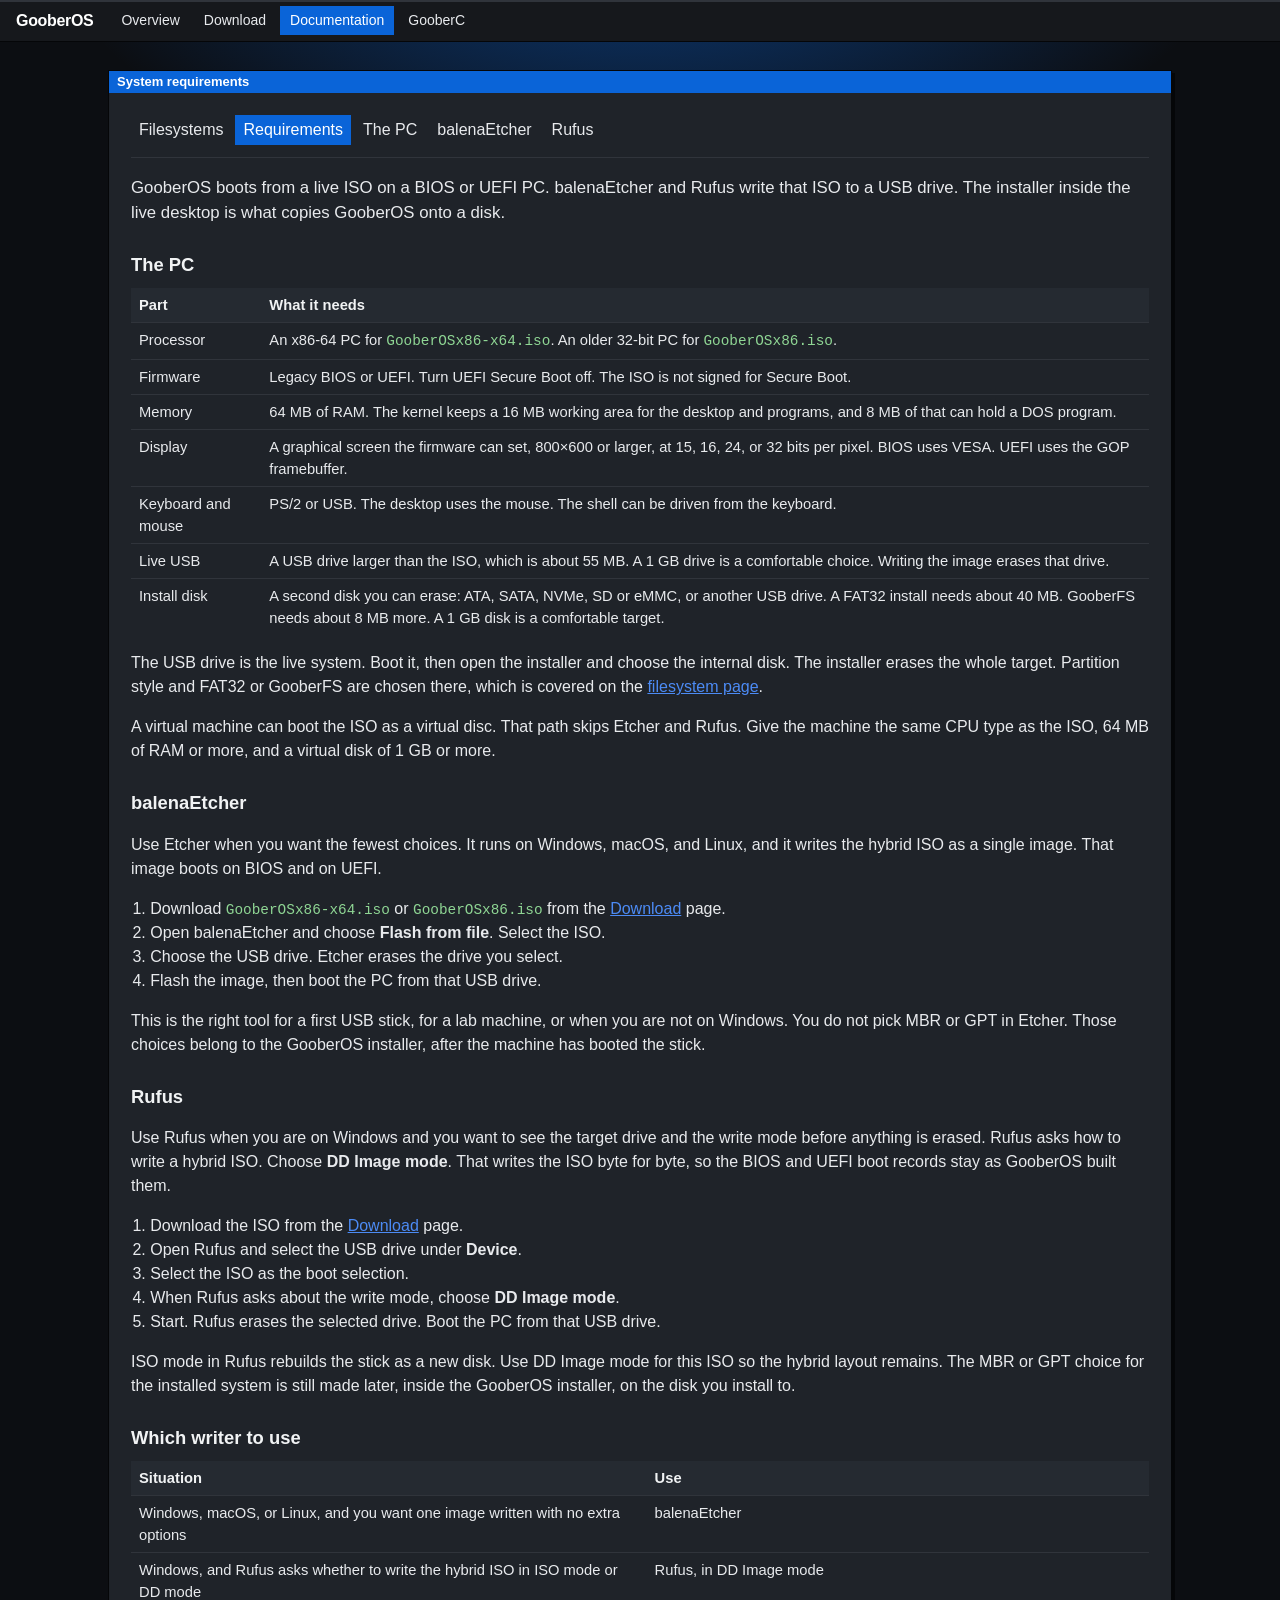
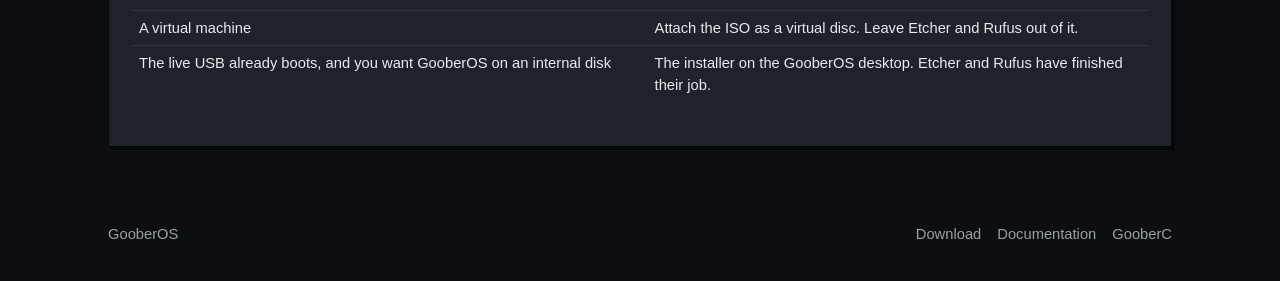
<file: requirements.html>
<!DOCTYPE html>
<html lang="en">
<head>
  <meta charset="utf-8">
  <meta name="viewport" content="width=device-width, initial-scale=1">
  <title>System requirements — GooberOS</title>
  <link rel="icon" href="assets/favicon.svg">
  <link rel="stylesheet" href="assets/site.css">
</head>
<body>
  <header class="top">
    <a class="logo" href="index.html">GooberOS</a>
    <nav>
      <a href="index.html">Overview</a>
      <a href="downloads.html">Download</a>
      <a class="here" href="documentation.html">Documentation</a>
      <a href="gooberc/index.html">GooberC</a>
    </nav>
  </header>
  <div class="desktop">
    <article class="window">
      <h1 class="titlebar">System requirements</h1>
      <div class="client">
        <nav class="subnav">
          <a href="documentation.html">Filesystems</a>
          <a class="here" href="requirements.html">Requirements</a>
          <a href="#machine">The PC</a>
          <a href="#etcher">balenaEtcher</a>
          <a href="#rufus">Rufus</a>
        </nav>

        <p class="lead">GooberOS boots from a live ISO on a BIOS or UEFI PC. balenaEtcher and Rufus write that ISO to a USB drive. The installer inside the live desktop is what copies GooberOS onto a disk.</p>

        <h2 id="machine">The PC</h2>
        <table>
          <thead>
            <tr><th>Part</th><th>What it needs</th></tr>
          </thead>
          <tbody>
            <tr>
              <td>Processor</td>
              <td>An x86-64 PC for <code>GooberOSx86-x64.iso</code>. An older 32-bit PC for <code>GooberOSx86.iso</code>.</td>
            </tr>
            <tr>
              <td>Firmware</td>
              <td>Legacy BIOS or UEFI. Turn UEFI Secure Boot off. The ISO is not signed for Secure Boot.</td>
            </tr>
            <tr>
              <td>Memory</td>
              <td>64 MB of RAM. The kernel keeps a 16 MB working area for the desktop and programs, and 8 MB of that can hold a DOS program.</td>
            </tr>
            <tr>
              <td>Display</td>
              <td>A graphical screen the firmware can set, 800×600 or larger, at 15, 16, 24, or 32 bits per pixel. BIOS uses VESA. UEFI uses the GOP framebuffer.</td>
            </tr>
            <tr>
              <td>Keyboard and mouse</td>
              <td>PS/2 or USB. The desktop uses the mouse. The shell can be driven from the keyboard.</td>
            </tr>
            <tr>
              <td>Live USB</td>
              <td>A USB drive larger than the ISO, which is about 55 MB. A 1 GB drive is a comfortable choice. Writing the image erases that drive.</td>
            </tr>
            <tr>
              <td>Install disk</td>
              <td>A second disk you can erase: ATA, SATA, NVMe, SD or eMMC, or another USB drive. A FAT32 install needs about 40 MB. GooberFS needs about 8 MB more. A 1 GB disk is a comfortable target.</td>
            </tr>
          </tbody>
        </table>
        <p>The USB drive is the live system. Boot it, then open the installer and choose the internal disk. The installer erases the whole target. Partition style and FAT32 or GooberFS are chosen there, which is covered on the <a href="documentation.html">filesystem page</a>.</p>
        <p>A virtual machine can boot the ISO as a virtual disc. That path skips Etcher and Rufus. Give the machine the same CPU type as the ISO, 64 MB of RAM or more, and a virtual disk of 1 GB or more.</p>

        <h2 id="etcher">balenaEtcher</h2>
        <p>Use Etcher when you want the fewest choices. It runs on Windows, macOS, and Linux, and it writes the hybrid ISO as a single image. That image boots on BIOS and on UEFI.</p>
        <ol>
          <li>Download <code>GooberOSx86-x64.iso</code> or <code>GooberOSx86.iso</code> from the <a href="downloads.html">Download</a> page.</li>
          <li>Open balenaEtcher and choose <strong>Flash from file</strong>. Select the ISO.</li>
          <li>Choose the USB drive. Etcher erases the drive you select.</li>
          <li>Flash the image, then boot the PC from that USB drive.</li>
        </ol>
        <p>This is the right tool for a first USB stick, for a lab machine, or when you are not on Windows. You do not pick MBR or GPT in Etcher. Those choices belong to the GooberOS installer, after the machine has booted the stick.</p>

        <h2 id="rufus">Rufus</h2>
        <p>Use Rufus when you are on Windows and you want to see the target drive and the write mode before anything is erased. Rufus asks how to write a hybrid ISO. Choose <strong>DD Image mode</strong>. That writes the ISO byte for byte, so the BIOS and UEFI boot records stay as GooberOS built them.</p>
        <ol>
          <li>Download the ISO from the <a href="downloads.html">Download</a> page.</li>
          <li>Open Rufus and select the USB drive under <strong>Device</strong>.</li>
          <li>Select the ISO as the boot selection.</li>
          <li>When Rufus asks about the write mode, choose <strong>DD Image mode</strong>.</li>
          <li>Start. Rufus erases the selected drive. Boot the PC from that USB drive.</li>
        </ol>
        <p>ISO mode in Rufus rebuilds the stick as a new disk. Use DD Image mode for this ISO so the hybrid layout remains. The MBR or GPT choice for the installed system is still made later, inside the GooberOS installer, on the disk you install to.</p>

        <h2>Which writer to use</h2>
        <table>
          <thead>
            <tr><th>Situation</th><th>Use</th></tr>
          </thead>
          <tbody>
            <tr>
              <td>Windows, macOS, or Linux, and you want one image written with no extra options</td>
              <td>balenaEtcher</td>
            </tr>
            <tr>
              <td>Windows, and Rufus asks whether to write the hybrid ISO in ISO mode or DD mode</td>
              <td>Rufus, in DD Image mode</td>
            </tr>
            <tr>
              <td>A virtual machine</td>
              <td>Attach the ISO as a virtual disc. Leave Etcher and Rufus out of it.</td>
            </tr>
            <tr>
              <td>The live USB already boots, and you want GooberOS on an internal disk</td>
              <td>The installer on the GooberOS desktop. Etcher and Rufus have finished their job.</td>
            </tr>
          </tbody>
        </table>
      </div>
    </article>
  </div>
  <footer class="foot">
    <span>GooberOS</span>
    <nav>
      <a href="downloads.html">Download</a>
      <a href="documentation.html">Documentation</a>
      <a href="gooberc/index.html">GooberC</a>
    </nav>
  </footer>
</body>
</html>
</file>
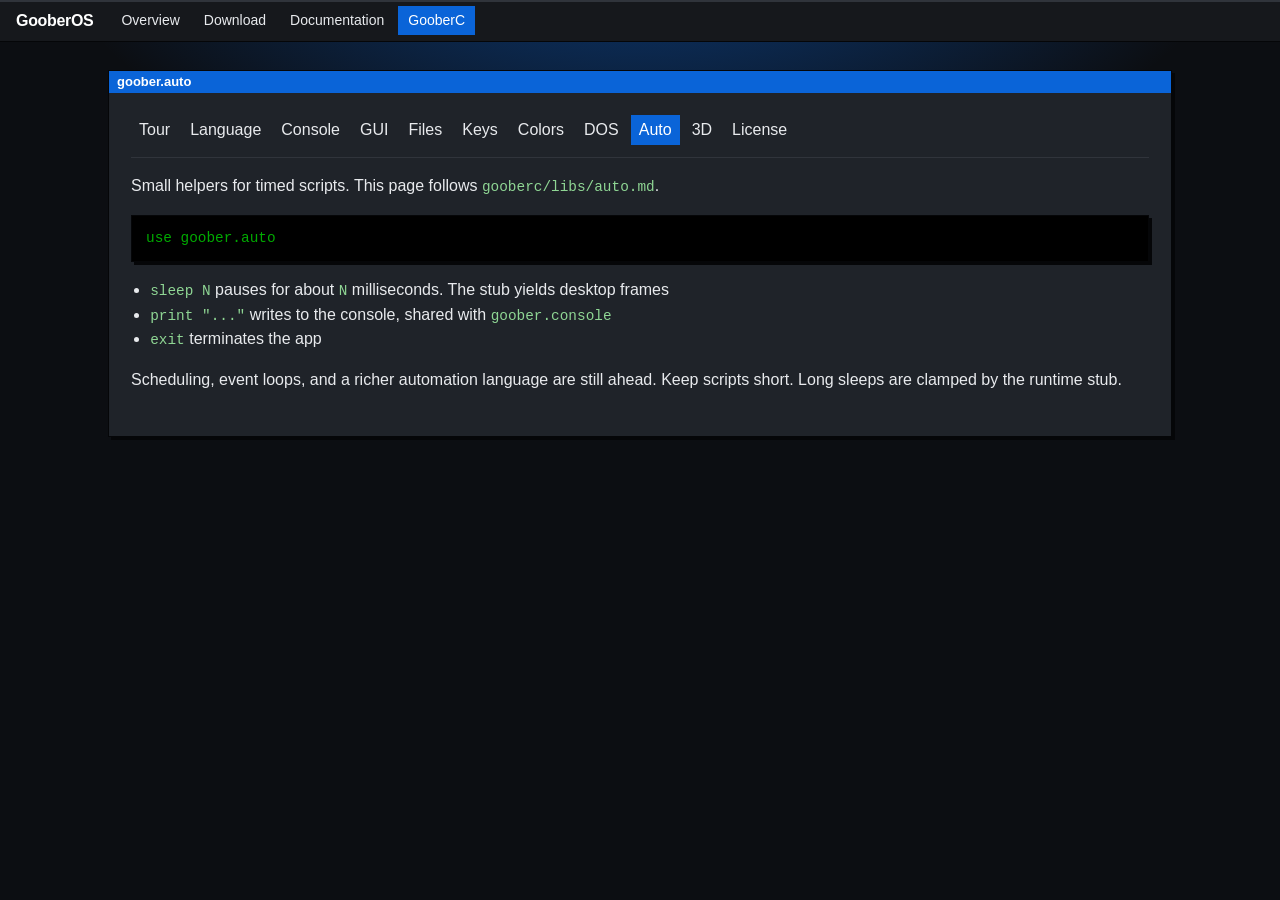
<file: gooberc/auto.html>
<!DOCTYPE html>
<html lang="en">
<head>
  <meta charset="utf-8">
  <meta name="viewport" content="width=device-width, initial-scale=1">
  <title>goober.auto — GooberOS</title>
  <link rel="icon" href="../assets/favicon.svg">
  <link rel="stylesheet" href="../assets/site.css">
</head>
<body>
  <header class="top">
    <a class="logo" href="../index.html">GooberOS</a>
    <nav>
      <a href="../index.html">Overview</a>
      <a href="../downloads.html">Download</a>
      <a href="../documentation.html">Documentation</a>
      <a class="here" href="index.html">GooberC</a>
    </nav>
  </header>
  <div class="desktop">
    <article class="window">
      <h1 class="titlebar">goober.auto</h1>
      <div class="client">
        <nav class="subnav">
          <a href="index.html">Tour</a>
          <a href="spec.html">Language</a>
          <a href="console.html">Console</a>
          <a href="gui.html">GUI</a>
          <a href="fs.html">Files</a>
          <a href="keys.html">Keys</a>
          <a href="color.html">Colors</a>
          <a href="dos.html">DOS</a>
          <a class="here" href="auto.html">Auto</a>
          <a href="gfx3d.html">3D</a>
          <a href="index.html#license">License</a>
        </nav>
        <p>Small helpers for timed scripts. This page follows <code>gooberc/libs/auto.md</code>.</p>
        <pre><code>use goober.auto</code></pre>
        <ul>
          <li><code>sleep N</code> pauses for about <code>N</code> milliseconds. The stub yields desktop frames</li>
          <li><code>print "..."</code> writes to the console, shared with <code>goober.console</code></li>
          <li><code>exit</code> terminates the app</li>
        </ul>
        <p>Scheduling, event loops, and a richer automation language are still ahead. Keep scripts short. Long sleeps are clamped by the runtime stub.</p>
      </div>
    </article>
  </div>
</body>
</html>
</file>
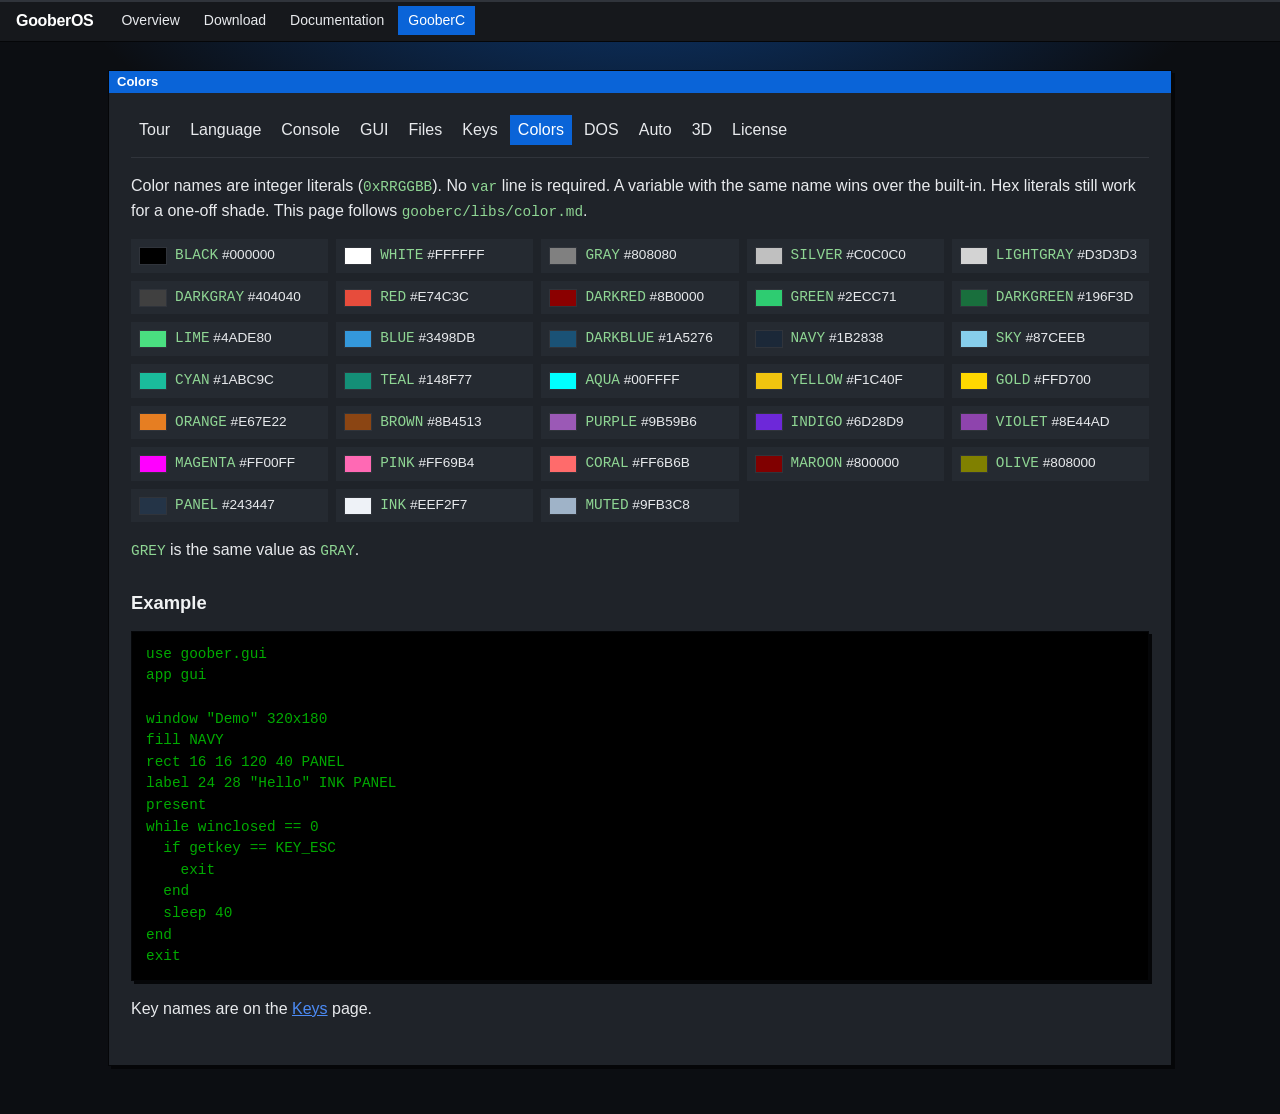
<file: gooberc/color.html>
<!DOCTYPE html>
<html lang="en">
<head>
  <meta charset="utf-8">
  <meta name="viewport" content="width=device-width, initial-scale=1">
  <title>Colors — GooberOS</title>
  <link rel="icon" href="../assets/favicon.svg">
  <link rel="stylesheet" href="../assets/site.css">
</head>
<body>
  <header class="top">
    <a class="logo" href="../index.html">GooberOS</a>
    <nav>
      <a href="../index.html">Overview</a>
      <a href="../downloads.html">Download</a>
      <a href="../documentation.html">Documentation</a>
      <a class="here" href="index.html">GooberC</a>
    </nav>
  </header>
  <div class="desktop">
    <article class="window">
      <h1 class="titlebar">Colors</h1>
      <div class="client">
        <nav class="subnav">
          <a href="index.html">Tour</a>
          <a href="spec.html">Language</a>
          <a href="console.html">Console</a>
          <a href="gui.html">GUI</a>
          <a href="fs.html">Files</a>
          <a href="keys.html">Keys</a>
          <a class="here" href="color.html">Colors</a>
          <a href="dos.html">DOS</a>
          <a href="auto.html">Auto</a>
          <a href="gfx3d.html">3D</a>
          <a href="index.html#license">License</a>
        </nav>
        <p>Color names are integer literals (<code>0xRRGGBB</code>). No <code>var</code> line is required. A variable with the same name wins over the built-in. Hex literals still work for a one-off shade. This page follows <code>gooberc/libs/color.md</code>.</p>
        <div class="swatches">
          <div class="swatch"><i class="chip" style="background:#000000"></i><span><code>BLACK</code> #000000</span></div>
          <div class="swatch"><i class="chip" style="background:#FFFFFF"></i><span><code>WHITE</code> #FFFFFF</span></div>
          <div class="swatch"><i class="chip" style="background:#808080"></i><span><code>GRAY</code> #808080</span></div>
          <div class="swatch"><i class="chip" style="background:#C0C0C0"></i><span><code>SILVER</code> #C0C0C0</span></div>
          <div class="swatch"><i class="chip" style="background:#D3D3D3"></i><span><code>LIGHTGRAY</code> #D3D3D3</span></div>
          <div class="swatch"><i class="chip" style="background:#404040"></i><span><code>DARKGRAY</code> #404040</span></div>
          <div class="swatch"><i class="chip" style="background:#E74C3C"></i><span><code>RED</code> #E74C3C</span></div>
          <div class="swatch"><i class="chip" style="background:#8B0000"></i><span><code>DARKRED</code> #8B0000</span></div>
          <div class="swatch"><i class="chip" style="background:#2ECC71"></i><span><code>GREEN</code> #2ECC71</span></div>
          <div class="swatch"><i class="chip" style="background:#196F3D"></i><span><code>DARKGREEN</code> #196F3D</span></div>
          <div class="swatch"><i class="chip" style="background:#4ADE80"></i><span><code>LIME</code> #4ADE80</span></div>
          <div class="swatch"><i class="chip" style="background:#3498DB"></i><span><code>BLUE</code> #3498DB</span></div>
          <div class="swatch"><i class="chip" style="background:#1A5276"></i><span><code>DARKBLUE</code> #1A5276</span></div>
          <div class="swatch"><i class="chip" style="background:#1B2838"></i><span><code>NAVY</code> #1B2838</span></div>
          <div class="swatch"><i class="chip" style="background:#87CEEB"></i><span><code>SKY</code> #87CEEB</span></div>
          <div class="swatch"><i class="chip" style="background:#1ABC9C"></i><span><code>CYAN</code> #1ABC9C</span></div>
          <div class="swatch"><i class="chip" style="background:#148F77"></i><span><code>TEAL</code> #148F77</span></div>
          <div class="swatch"><i class="chip" style="background:#00FFFF"></i><span><code>AQUA</code> #00FFFF</span></div>
          <div class="swatch"><i class="chip" style="background:#F1C40F"></i><span><code>YELLOW</code> #F1C40F</span></div>
          <div class="swatch"><i class="chip" style="background:#FFD700"></i><span><code>GOLD</code> #FFD700</span></div>
          <div class="swatch"><i class="chip" style="background:#E67E22"></i><span><code>ORANGE</code> #E67E22</span></div>
          <div class="swatch"><i class="chip" style="background:#8B4513"></i><span><code>BROWN</code> #8B4513</span></div>
          <div class="swatch"><i class="chip" style="background:#9B59B6"></i><span><code>PURPLE</code> #9B59B6</span></div>
          <div class="swatch"><i class="chip" style="background:#6D28D9"></i><span><code>INDIGO</code> #6D28D9</span></div>
          <div class="swatch"><i class="chip" style="background:#8E44AD"></i><span><code>VIOLET</code> #8E44AD</span></div>
          <div class="swatch"><i class="chip" style="background:#FF00FF"></i><span><code>MAGENTA</code> #FF00FF</span></div>
          <div class="swatch"><i class="chip" style="background:#FF69B4"></i><span><code>PINK</code> #FF69B4</span></div>
          <div class="swatch"><i class="chip" style="background:#FF6B6B"></i><span><code>CORAL</code> #FF6B6B</span></div>
          <div class="swatch"><i class="chip" style="background:#800000"></i><span><code>MAROON</code> #800000</span></div>
          <div class="swatch"><i class="chip" style="background:#808000"></i><span><code>OLIVE</code> #808000</span></div>
          <div class="swatch"><i class="chip" style="background:#243447"></i><span><code>PANEL</code> #243447</span></div>
          <div class="swatch"><i class="chip" style="background:#EEF2F7"></i><span><code>INK</code> #EEF2F7</span></div>
          <div class="swatch"><i class="chip" style="background:#9FB3C8"></i><span><code>MUTED</code> #9FB3C8</span></div>
        </div>
        <p><code>GREY</code> is the same value as <code>GRAY</code>.</p>
        <h2>Example</h2>
        <pre><code>use goober.gui
app gui

window "Demo" 320x180
fill NAVY
rect 16 16 120 40 PANEL
label 24 28 "Hello" INK PANEL
present
while winclosed == 0
  if getkey == KEY_ESC
    exit
  end
  sleep 40
end
exit</code></pre>
        <p>Key names are on the <a href="keys.html">Keys</a> page.</p>
      </div>
    </article>
  </div>
</body>
</html>
</file>
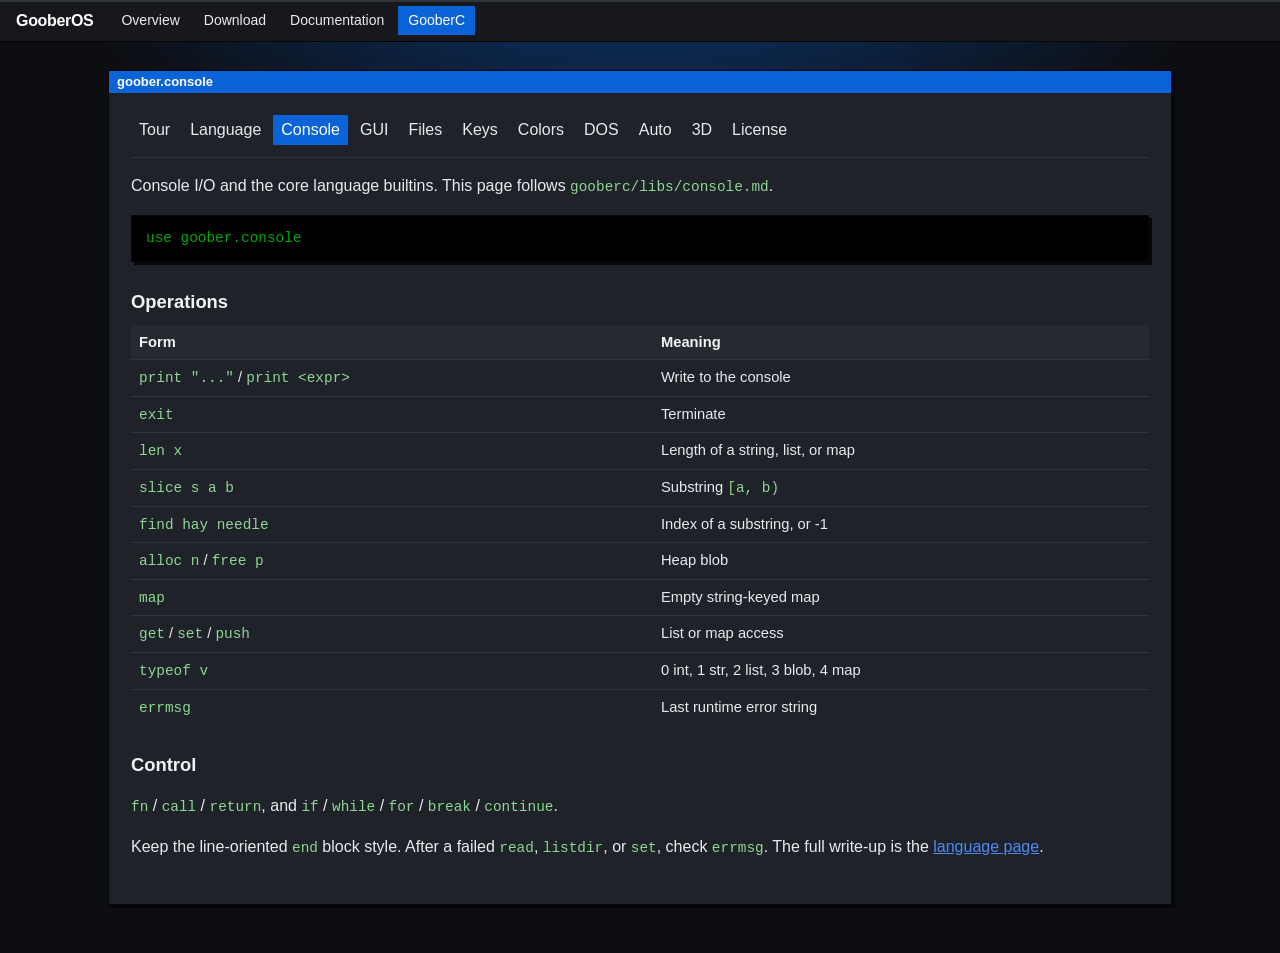
<file: gooberc/console.html>
<!DOCTYPE html>
<html lang="en">
<head>
  <meta charset="utf-8">
  <meta name="viewport" content="width=device-width, initial-scale=1">
  <title>goober.console — GooberOS</title>
  <link rel="icon" href="../assets/favicon.svg">
  <link rel="stylesheet" href="../assets/site.css">
</head>
<body>
  <header class="top">
    <a class="logo" href="../index.html">GooberOS</a>
    <nav>
      <a href="../index.html">Overview</a>
      <a href="../downloads.html">Download</a>
      <a href="../documentation.html">Documentation</a>
      <a class="here" href="index.html">GooberC</a>
    </nav>
  </header>
  <div class="desktop">
    <article class="window">
      <h1 class="titlebar">goober.console</h1>
      <div class="client">
        <nav class="subnav">
          <a href="index.html">Tour</a>
          <a href="spec.html">Language</a>
          <a class="here" href="console.html">Console</a>
          <a href="gui.html">GUI</a>
          <a href="fs.html">Files</a>
          <a href="keys.html">Keys</a>
          <a href="color.html">Colors</a>
          <a href="dos.html">DOS</a>
          <a href="auto.html">Auto</a>
          <a href="gfx3d.html">3D</a>
          <a href="index.html#license">License</a>
        </nav>
        <p>Console I/O and the core language builtins. This page follows <code>gooberc/libs/console.md</code>.</p>
        <pre><code>use goober.console</code></pre>
        <h2>Operations</h2>
        <table>
          <thead><tr><th>Form</th><th>Meaning</th></tr></thead>
          <tbody>
            <tr><td><code>print "..."</code> / <code>print &lt;expr&gt;</code></td><td>Write to the console</td></tr>
            <tr><td><code>exit</code></td><td>Terminate</td></tr>
            <tr><td><code>len x</code></td><td>Length of a string, list, or map</td></tr>
            <tr><td><code>slice s a b</code></td><td>Substring <code>[a, b)</code></td></tr>
            <tr><td><code>find hay needle</code></td><td>Index of a substring, or -1</td></tr>
            <tr><td><code>alloc n</code> / <code>free p</code></td><td>Heap blob</td></tr>
            <tr><td><code>map</code></td><td>Empty string-keyed map</td></tr>
            <tr><td><code>get</code> / <code>set</code> / <code>push</code></td><td>List or map access</td></tr>
            <tr><td><code>typeof v</code></td><td>0 int, 1 str, 2 list, 3 blob, 4 map</td></tr>
            <tr><td><code>errmsg</code></td><td>Last runtime error string</td></tr>
          </tbody>
        </table>
        <h2>Control</h2>
        <p><code>fn</code> / <code>call</code> / <code>return</code>, and <code>if</code> / <code>while</code> / <code>for</code> / <code>break</code> / <code>continue</code>.</p>
        <p>Keep the line-oriented <code>end</code> block style. After a failed <code>read</code>, <code>listdir</code>, or <code>set</code>, check <code>errmsg</code>. The full write-up is the <a href="spec.html">language page</a>.</p>
      </div>
    </article>
  </div>
</body>
</html>
</file>
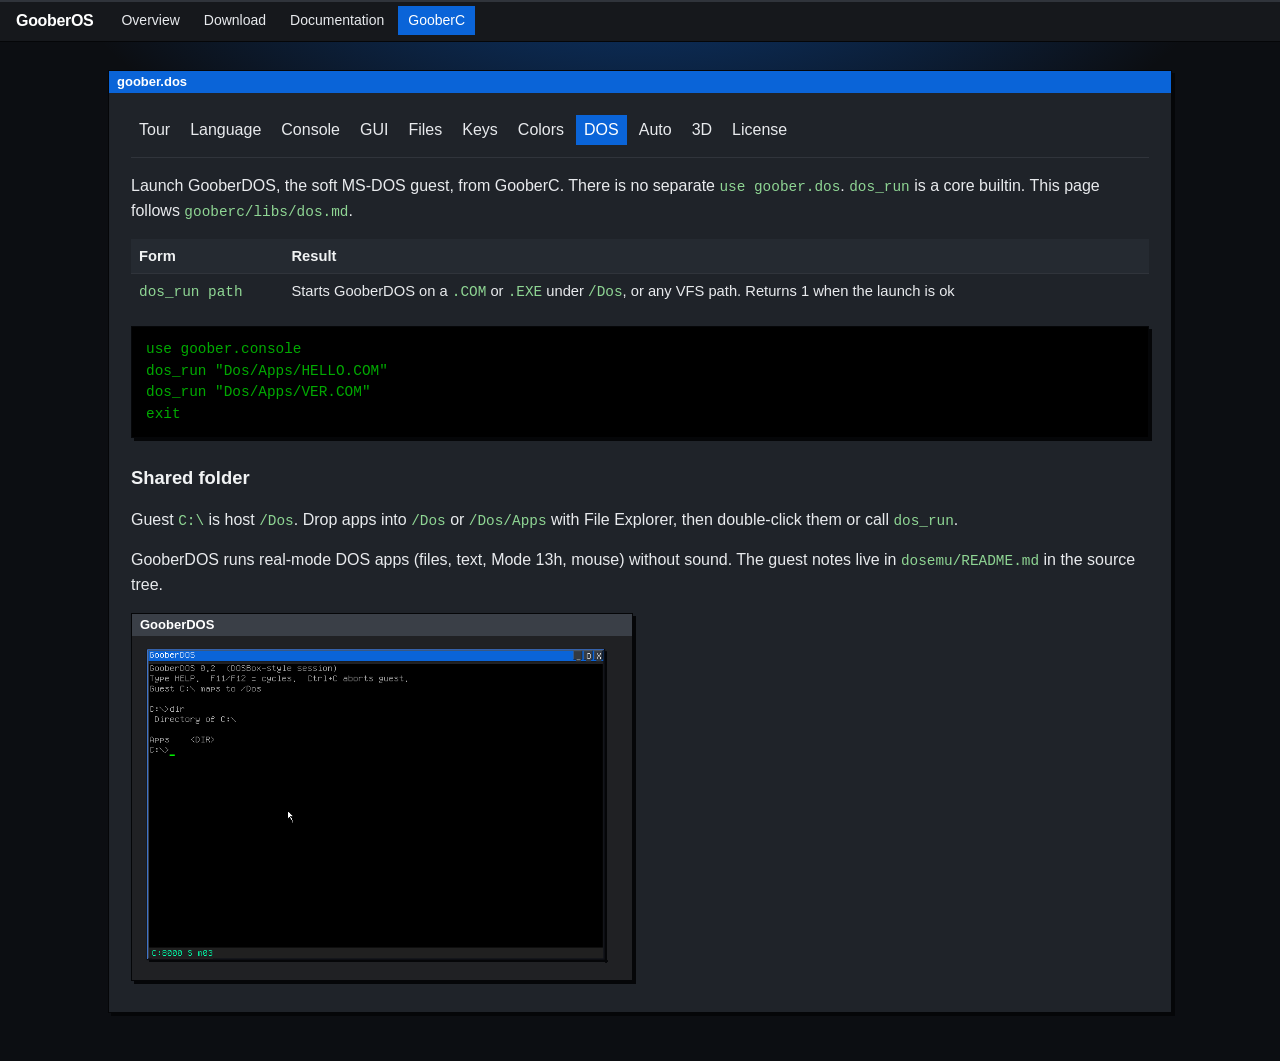
<file: gooberc/dos.html>
<!DOCTYPE html>
<html lang="en">
<head>
  <meta charset="utf-8">
  <meta name="viewport" content="width=device-width, initial-scale=1">
  <title>goober.dos — GooberOS</title>
  <link rel="icon" href="../assets/favicon.svg">
  <link rel="stylesheet" href="../assets/site.css">
</head>
<body>
  <header class="top">
    <a class="logo" href="../index.html">GooberOS</a>
    <nav>
      <a href="../index.html">Overview</a>
      <a href="../downloads.html">Download</a>
      <a href="../documentation.html">Documentation</a>
      <a class="here" href="index.html">GooberC</a>
    </nav>
  </header>
  <div class="desktop">
    <article class="window">
      <h1 class="titlebar">goober.dos</h1>
      <div class="client">
        <nav class="subnav">
          <a href="index.html">Tour</a>
          <a href="spec.html">Language</a>
          <a href="console.html">Console</a>
          <a href="gui.html">GUI</a>
          <a href="fs.html">Files</a>
          <a href="keys.html">Keys</a>
          <a href="color.html">Colors</a>
          <a class="here" href="dos.html">DOS</a>
          <a href="auto.html">Auto</a>
          <a href="gfx3d.html">3D</a>
          <a href="index.html#license">License</a>
        </nav>
        <p>Launch GooberDOS, the soft MS-DOS guest, from GooberC. There is no separate <code>use goober.dos</code>. <code>dos_run</code> is a core builtin. This page follows <code>gooberc/libs/dos.md</code>.</p>
        <table>
          <thead><tr><th>Form</th><th>Result</th></tr></thead>
          <tbody>
            <tr><td><code>dos_run path</code></td><td>Starts GooberDOS on a <code>.COM</code> or <code>.EXE</code> under <code>/Dos</code>, or any VFS path. Returns 1 when the launch is ok</td></tr>
          </tbody>
        </table>
        <pre><code>use goober.console
dos_run "Dos/Apps/HELLO.COM"
dos_run "Dos/Apps/VER.COM"
exit</code></pre>
        <h2>Shared folder</h2>
        <p>Guest <code>C:\</code> is host <code>/Dos</code>. Drop apps into <code>/Dos</code> or <code>/Dos/Apps</code> with File Explorer, then double-click them or call <code>dos_run</code>.</p>
        <p>GooberDOS runs real-mode DOS apps (files, text, Mode 13h, mouse) without sound. The guest notes live in <code>dosemu/README.md</code> in the source tree.</p>
        <div class="shots">
          <figure class="shot">
            <div class="shot-frame">
              <div class="shot-title">GooberDOS</div>
              <img src="../assets/GooberDos.png" alt="GooberDOS">
            </div>
          </figure>
        </div>
      </div>
    </article>
  </div>
</body>
</html>
</file>
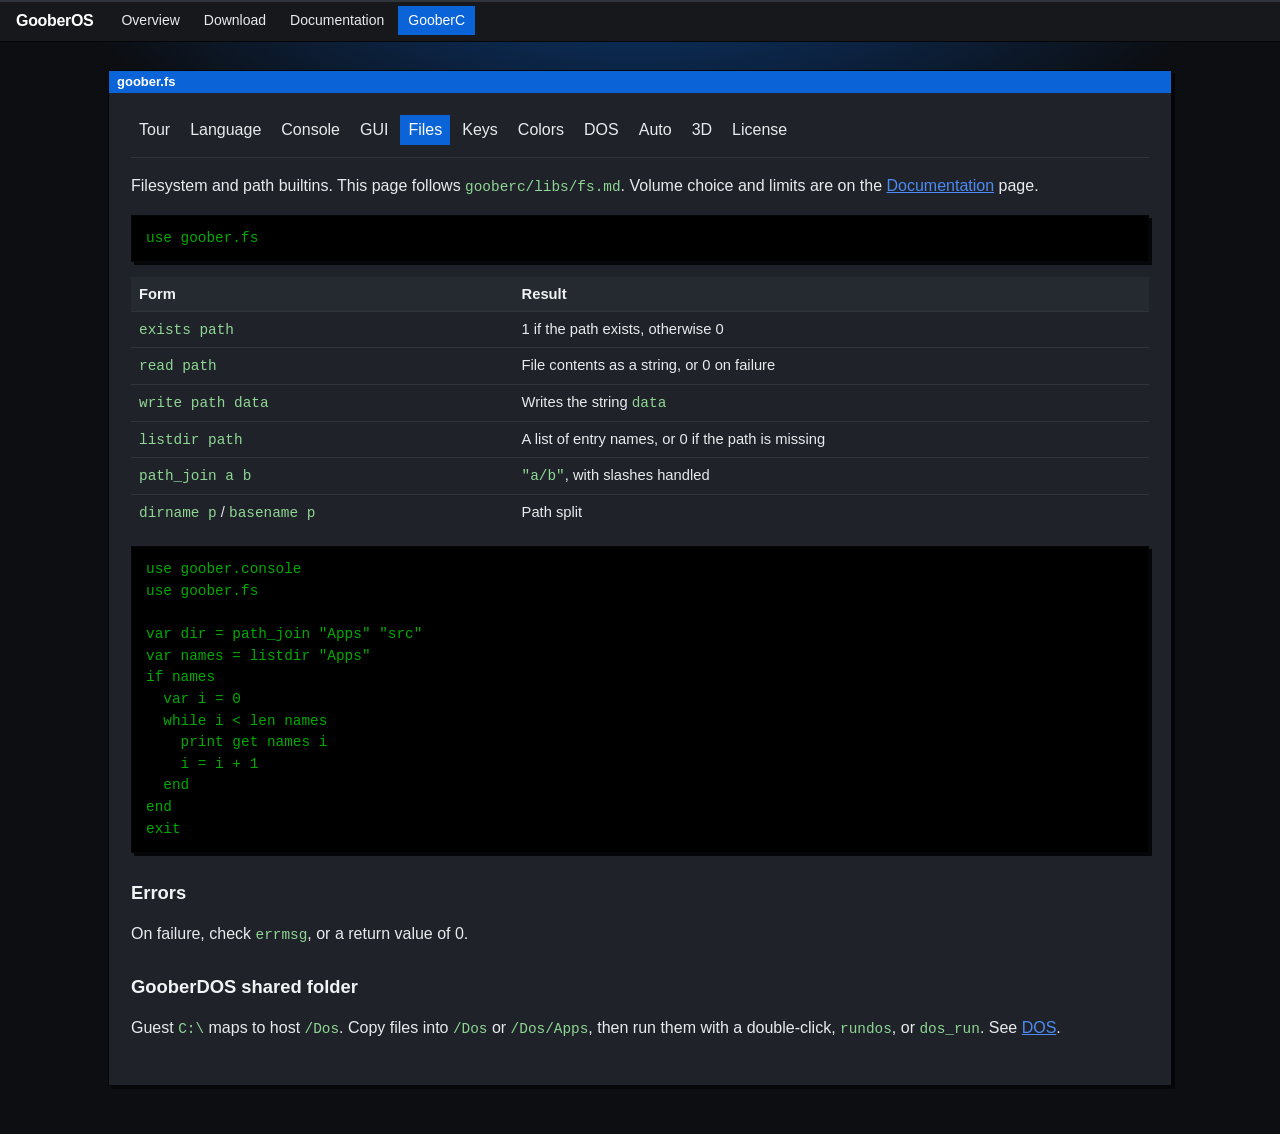
<file: gooberc/fs.html>
<!DOCTYPE html>
<html lang="en">
<head>
  <meta charset="utf-8">
  <meta name="viewport" content="width=device-width, initial-scale=1">
  <title>goober.fs — GooberOS</title>
  <link rel="icon" href="../assets/favicon.svg">
  <link rel="stylesheet" href="../assets/site.css">
</head>
<body>
  <header class="top">
    <a class="logo" href="../index.html">GooberOS</a>
    <nav>
      <a href="../index.html">Overview</a>
      <a href="../downloads.html">Download</a>
      <a href="../documentation.html">Documentation</a>
      <a class="here" href="index.html">GooberC</a>
    </nav>
  </header>
  <div class="desktop">
    <article class="window">
      <h1 class="titlebar">goober.fs</h1>
      <div class="client">
        <nav class="subnav">
          <a href="index.html">Tour</a>
          <a href="spec.html">Language</a>
          <a href="console.html">Console</a>
          <a href="gui.html">GUI</a>
          <a class="here" href="fs.html">Files</a>
          <a href="keys.html">Keys</a>
          <a href="color.html">Colors</a>
          <a href="dos.html">DOS</a>
          <a href="auto.html">Auto</a>
          <a href="gfx3d.html">3D</a>
          <a href="index.html#license">License</a>
        </nav>
        <p>Filesystem and path builtins. This page follows <code>gooberc/libs/fs.md</code>. Volume choice and limits are on the <a href="../documentation.html">Documentation</a> page.</p>
        <pre><code>use goober.fs</code></pre>
        <table>
          <thead><tr><th>Form</th><th>Result</th></tr></thead>
          <tbody>
            <tr><td><code>exists path</code></td><td>1 if the path exists, otherwise 0</td></tr>
            <tr><td><code>read path</code></td><td>File contents as a string, or 0 on failure</td></tr>
            <tr><td><code>write path data</code></td><td>Writes the string <code>data</code></td></tr>
            <tr><td><code>listdir path</code></td><td>A list of entry names, or 0 if the path is missing</td></tr>
            <tr><td><code>path_join a b</code></td><td><code>"a/b"</code>, with slashes handled</td></tr>
            <tr><td><code>dirname p</code> / <code>basename p</code></td><td>Path split</td></tr>
          </tbody>
        </table>
        <pre><code>use goober.console
use goober.fs

var dir = path_join "Apps" "src"
var names = listdir "Apps"
if names
  var i = 0
  while i &lt; len names
    print get names i
    i = i + 1
  end
end
exit</code></pre>
        <h2>Errors</h2>
        <p>On failure, check <code>errmsg</code>, or a return value of 0.</p>
        <h2>GooberDOS shared folder</h2>
        <p>Guest <code>C:\</code> maps to host <code>/Dos</code>. Copy files into <code>/Dos</code> or <code>/Dos/Apps</code>, then run them with a double-click, <code>rundos</code>, or <code>dos_run</code>. See <a href="dos.html">DOS</a>.</p>
      </div>
    </article>
  </div>
</body>
</html>
</file>
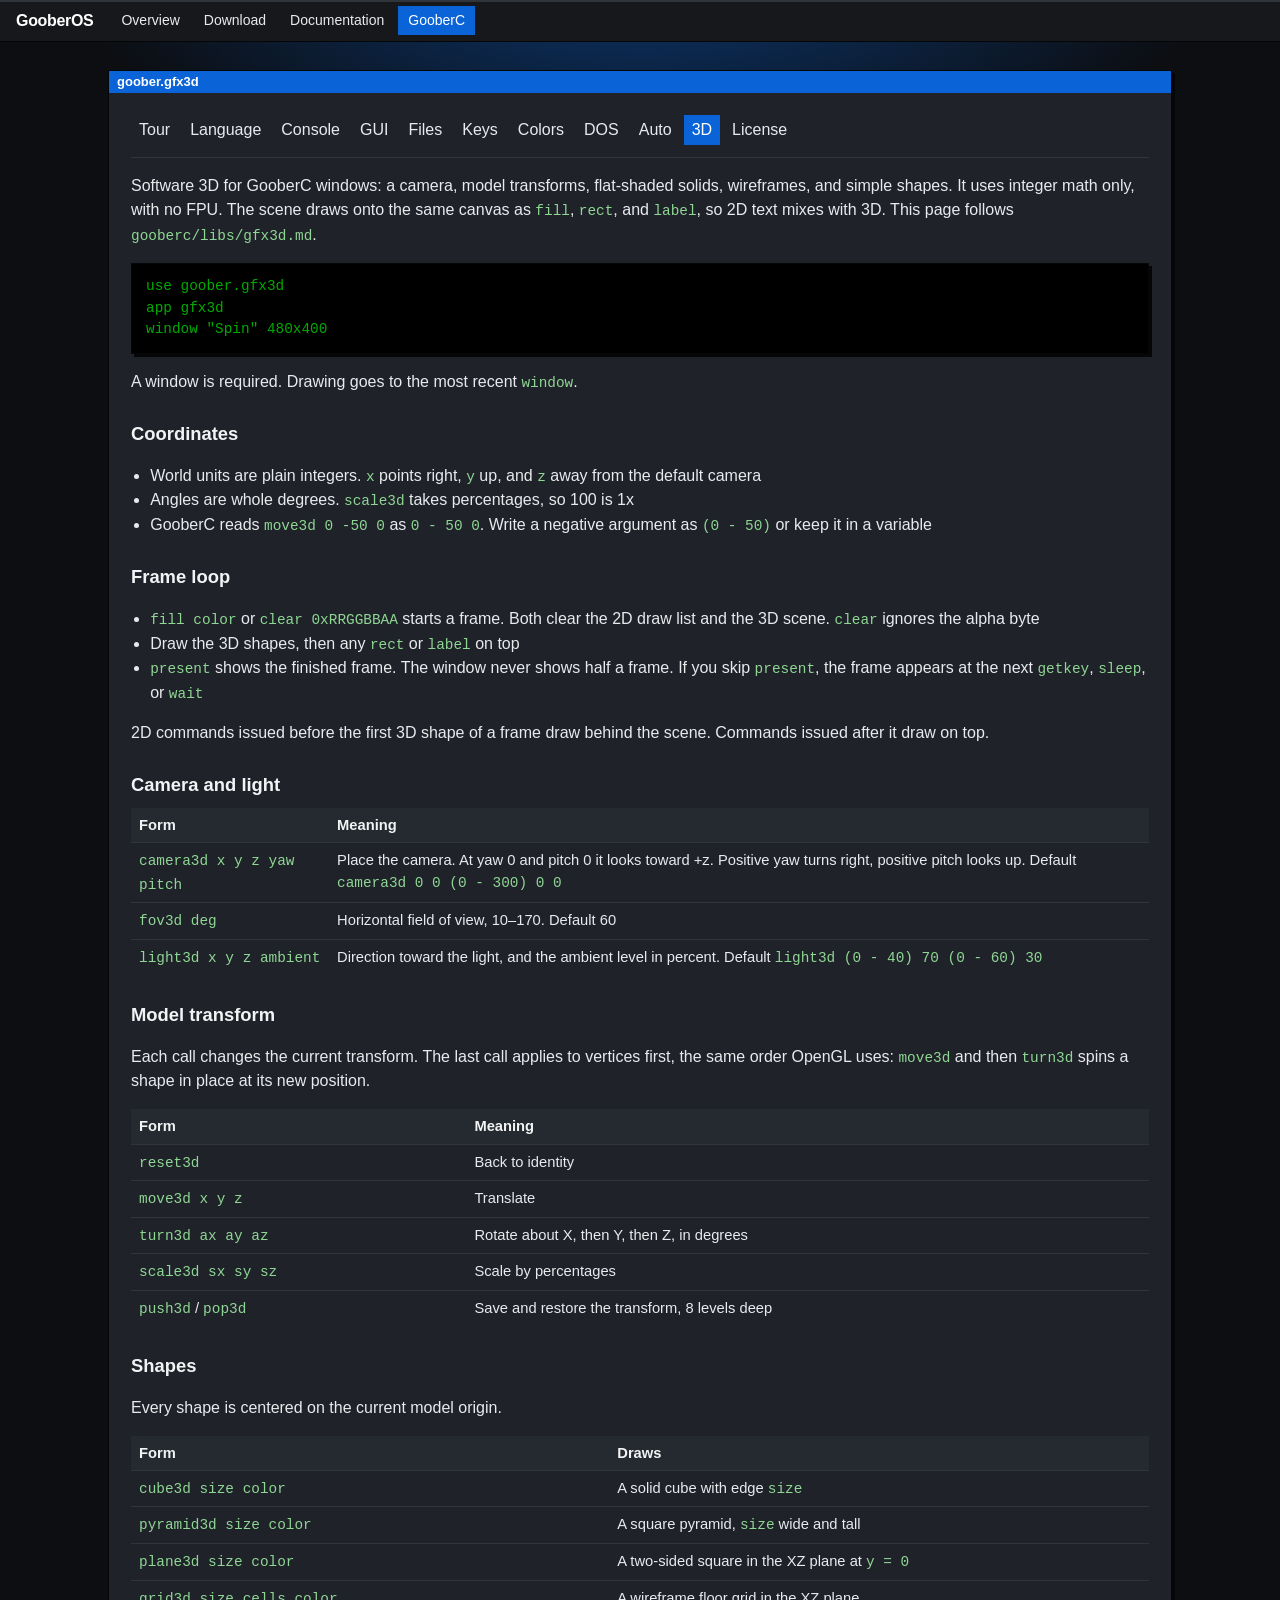
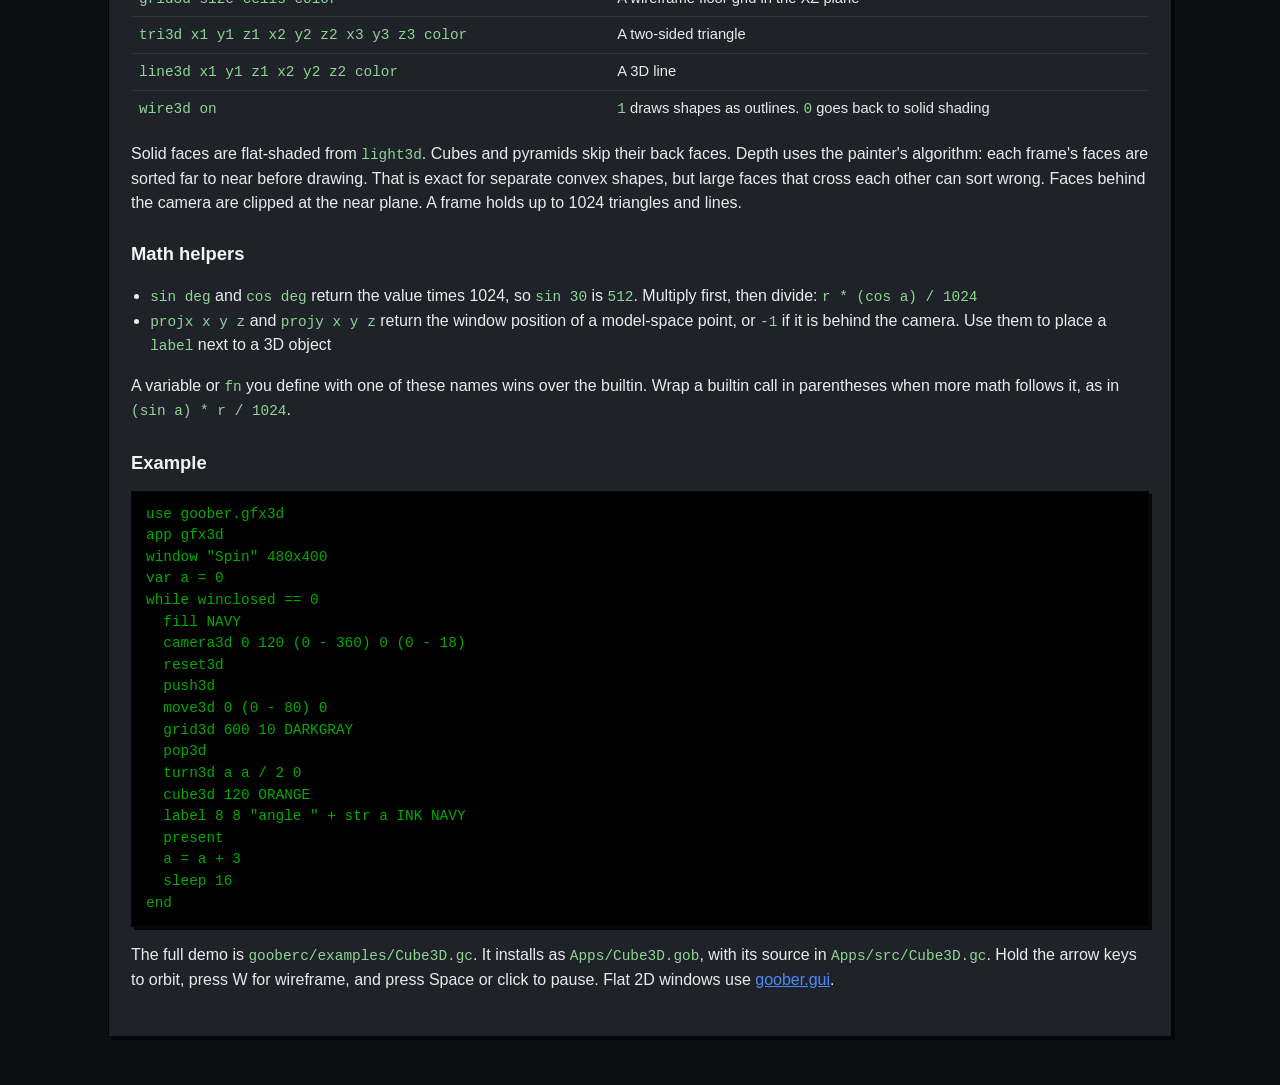
<file: gooberc/gfx3d.html>
<!DOCTYPE html>
<html lang="en">
<head>
  <meta charset="utf-8">
  <meta name="viewport" content="width=device-width, initial-scale=1">
  <title>goober.gfx3d — GooberOS</title>
  <link rel="icon" href="../assets/favicon.svg">
  <link rel="stylesheet" href="../assets/site.css">
</head>
<body>
  <header class="top">
    <a class="logo" href="../index.html">GooberOS</a>
    <nav>
      <a href="../index.html">Overview</a>
      <a href="../downloads.html">Download</a>
      <a href="../documentation.html">Documentation</a>
      <a class="here" href="index.html">GooberC</a>
    </nav>
  </header>
  <div class="desktop">
    <article class="window">
      <h1 class="titlebar">goober.gfx3d</h1>
      <div class="client">
        <nav class="subnav">
          <a href="index.html">Tour</a>
          <a href="spec.html">Language</a>
          <a href="console.html">Console</a>
          <a href="gui.html">GUI</a>
          <a href="fs.html">Files</a>
          <a href="keys.html">Keys</a>
          <a href="color.html">Colors</a>
          <a href="dos.html">DOS</a>
          <a href="auto.html">Auto</a>
          <a class="here" href="gfx3d.html">3D</a>
          <a href="index.html#license">License</a>
        </nav>
        <p>Software 3D for GooberC windows: a camera, model transforms, flat-shaded solids, wireframes, and simple shapes. It uses integer math only, with no FPU. The scene draws onto the same canvas as <code>fill</code>, <code>rect</code>, and <code>label</code>, so 2D text mixes with 3D. This page follows <code>gooberc/libs/gfx3d.md</code>.</p>
        <pre><code>use goober.gfx3d
app gfx3d
window "Spin" 480x400</code></pre>
        <p>A window is required. Drawing goes to the most recent <code>window</code>.</p>

        <h2>Coordinates</h2>
        <ul>
          <li>World units are plain integers. <code>x</code> points right, <code>y</code> up, and <code>z</code> away from the default camera</li>
          <li>Angles are whole degrees. <code>scale3d</code> takes percentages, so 100 is 1x</li>
          <li>GooberC reads <code>move3d 0 -50 0</code> as <code>0 - 50 0</code>. Write a negative argument as <code>(0 - 50)</code> or keep it in a variable</li>
        </ul>

        <h2>Frame loop</h2>
        <ul>
          <li><code>fill color</code> or <code>clear 0xRRGGBBAA</code> starts a frame. Both clear the 2D draw list and the 3D scene. <code>clear</code> ignores the alpha byte</li>
          <li>Draw the 3D shapes, then any <code>rect</code> or <code>label</code> on top</li>
          <li><code>present</code> shows the finished frame. The window never shows half a frame. If you skip <code>present</code>, the frame appears at the next <code>getkey</code>, <code>sleep</code>, or <code>wait</code></li>
        </ul>
        <p>2D commands issued before the first 3D shape of a frame draw behind the scene. Commands issued after it draw on top.</p>

        <h2>Camera and light</h2>
        <table>
          <thead><tr><th>Form</th><th>Meaning</th></tr></thead>
          <tbody>
            <tr><td><code>camera3d x y z yaw pitch</code></td><td>Place the camera. At yaw 0 and pitch 0 it looks toward +z. Positive yaw turns right, positive pitch looks up. Default <code>camera3d 0 0 (0 - 300) 0 0</code></td></tr>
            <tr><td><code>fov3d deg</code></td><td>Horizontal field of view, 10–170. Default 60</td></tr>
            <tr><td><code>light3d x y z ambient</code></td><td>Direction toward the light, and the ambient level in percent. Default <code>light3d (0 - 40) 70 (0 - 60) 30</code></td></tr>
          </tbody>
        </table>

        <h2>Model transform</h2>
        <p>Each call changes the current transform. The last call applies to vertices first, the same order OpenGL uses: <code>move3d</code> and then <code>turn3d</code> spins a shape in place at its new position.</p>
        <table>
          <thead><tr><th>Form</th><th>Meaning</th></tr></thead>
          <tbody>
            <tr><td><code>reset3d</code></td><td>Back to identity</td></tr>
            <tr><td><code>move3d x y z</code></td><td>Translate</td></tr>
            <tr><td><code>turn3d ax ay az</code></td><td>Rotate about X, then Y, then Z, in degrees</td></tr>
            <tr><td><code>scale3d sx sy sz</code></td><td>Scale by percentages</td></tr>
            <tr><td><code>push3d</code> / <code>pop3d</code></td><td>Save and restore the transform, 8 levels deep</td></tr>
          </tbody>
        </table>

        <h2>Shapes</h2>
        <p>Every shape is centered on the current model origin.</p>
        <table>
          <thead><tr><th>Form</th><th>Draws</th></tr></thead>
          <tbody>
            <tr><td><code>cube3d size color</code></td><td>A solid cube with edge <code>size</code></td></tr>
            <tr><td><code>pyramid3d size color</code></td><td>A square pyramid, <code>size</code> wide and tall</td></tr>
            <tr><td><code>plane3d size color</code></td><td>A two-sided square in the XZ plane at <code>y = 0</code></td></tr>
            <tr><td><code>grid3d size cells color</code></td><td>A wireframe floor grid in the XZ plane</td></tr>
            <tr><td><code>tri3d x1 y1 z1 x2 y2 z2 x3 y3 z3 color</code></td><td>A two-sided triangle</td></tr>
            <tr><td><code>line3d x1 y1 z1 x2 y2 z2 color</code></td><td>A 3D line</td></tr>
            <tr><td><code>wire3d on</code></td><td><code>1</code> draws shapes as outlines. <code>0</code> goes back to solid shading</td></tr>
          </tbody>
        </table>
        <p>Solid faces are flat-shaded from <code>light3d</code>. Cubes and pyramids skip their back faces. Depth uses the painter's algorithm: each frame's faces are sorted far to near before drawing. That is exact for separate convex shapes, but large faces that cross each other can sort wrong. Faces behind the camera are clipped at the near plane. A frame holds up to 1024 triangles and lines.</p>

        <h2>Math helpers</h2>
        <ul>
          <li><code>sin deg</code> and <code>cos deg</code> return the value times 1024, so <code>sin 30</code> is <code>512</code>. Multiply first, then divide: <code>r * (cos a) / 1024</code></li>
          <li><code>projx x y z</code> and <code>projy x y z</code> return the window position of a model-space point, or <code>-1</code> if it is behind the camera. Use them to place a <code>label</code> next to a 3D object</li>
        </ul>
        <p>A variable or <code>fn</code> you define with one of these names wins over the builtin. Wrap a builtin call in parentheses when more math follows it, as in <code>(sin a) * r / 1024</code>.</p>

        <h2>Example</h2>
        <pre><code>use goober.gfx3d
app gfx3d
window "Spin" 480x400
var a = 0
while winclosed == 0
  fill NAVY
  camera3d 0 120 (0 - 360) 0 (0 - 18)
  reset3d
  push3d
  move3d 0 (0 - 80) 0
  grid3d 600 10 DARKGRAY
  pop3d
  turn3d a a / 2 0
  cube3d 120 ORANGE
  label 8 8 "angle " + str a INK NAVY
  present
  a = a + 3
  sleep 16
end</code></pre>
        <p>The full demo is <code>gooberc/examples/Cube3D.gc</code>. It installs as <code>Apps/Cube3D.gob</code>, with its source in <code>Apps/src/Cube3D.gc</code>. Hold the arrow keys to orbit, press W for wireframe, and press Space or click to pause. Flat 2D windows use <a href="gui.html">goober.gui</a>.</p>
      </div>
    </article>
  </div>
</body>
</html>
</file>
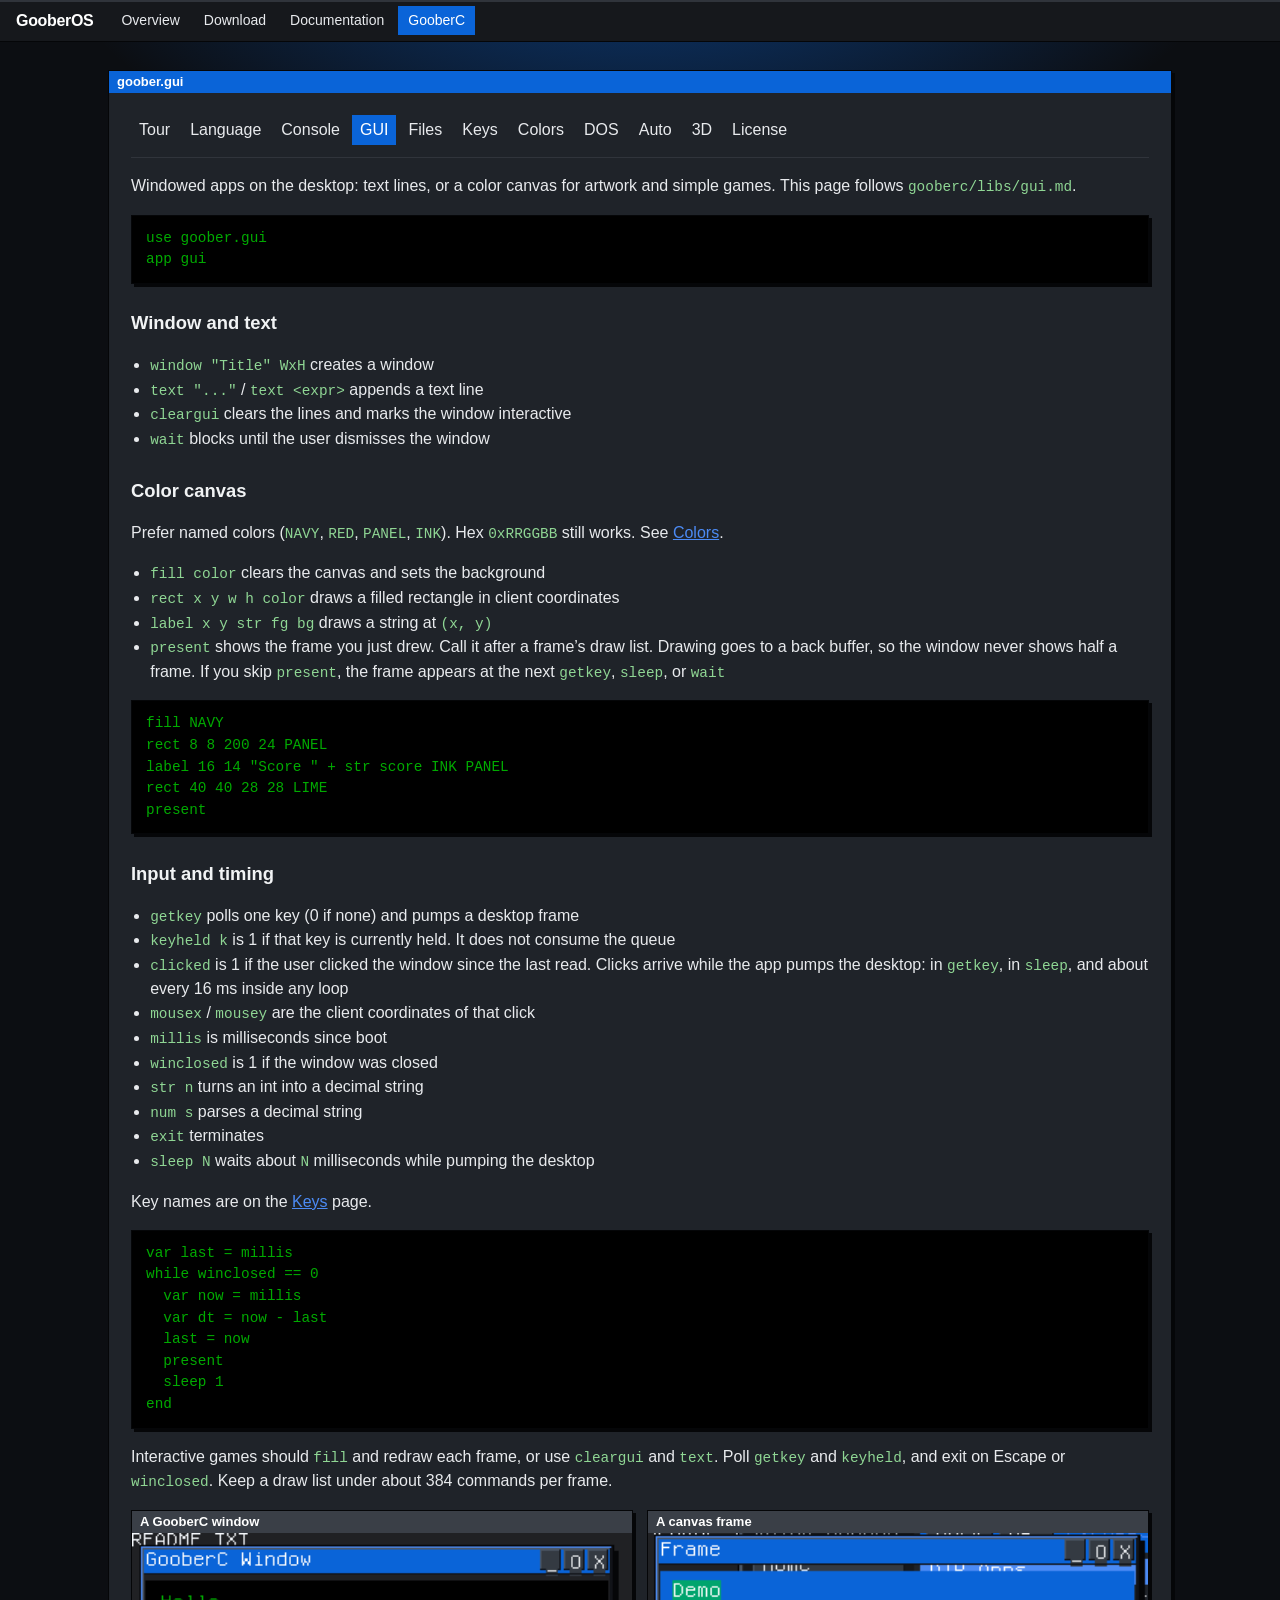
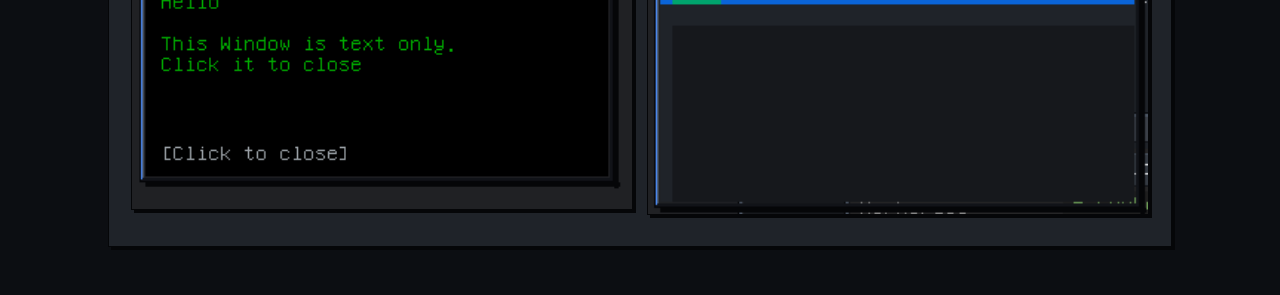
<file: gooberc/gui.html>
<!DOCTYPE html>
<html lang="en">
<head>
  <meta charset="utf-8">
  <meta name="viewport" content="width=device-width, initial-scale=1">
  <title>goober.gui — GooberOS</title>
  <link rel="icon" href="../assets/favicon.svg">
  <link rel="stylesheet" href="../assets/site.css">
</head>
<body>
  <header class="top">
    <a class="logo" href="../index.html">GooberOS</a>
    <nav>
      <a href="../index.html">Overview</a>
      <a href="../downloads.html">Download</a>
      <a href="../documentation.html">Documentation</a>
      <a class="here" href="index.html">GooberC</a>
    </nav>
  </header>
  <div class="desktop">
    <article class="window">
      <h1 class="titlebar">goober.gui</h1>
      <div class="client">
        <nav class="subnav">
          <a href="index.html">Tour</a>
          <a href="spec.html">Language</a>
          <a href="console.html">Console</a>
          <a class="here" href="gui.html">GUI</a>
          <a href="fs.html">Files</a>
          <a href="keys.html">Keys</a>
          <a href="color.html">Colors</a>
          <a href="dos.html">DOS</a>
          <a href="auto.html">Auto</a>
          <a href="gfx3d.html">3D</a>
          <a href="index.html#license">License</a>
        </nav>
        <p>Windowed apps on the desktop: text lines, or a color canvas for artwork and simple games. This page follows <code>gooberc/libs/gui.md</code>.</p>
        <pre><code>use goober.gui
app gui</code></pre>

        <h2>Window and text</h2>
        <ul>
          <li><code>window "Title" WxH</code> creates a window</li>
          <li><code>text "..."</code> / <code>text &lt;expr&gt;</code> appends a text line</li>
          <li><code>cleargui</code> clears the lines and marks the window interactive</li>
          <li><code>wait</code> blocks until the user dismisses the window</li>
        </ul>

        <h2>Color canvas</h2>
        <p>Prefer named colors (<code>NAVY</code>, <code>RED</code>, <code>PANEL</code>, <code>INK</code>). Hex <code>0xRRGGBB</code> still works. See <a href="color.html">Colors</a>.</p>
        <ul>
          <li><code>fill color</code> clears the canvas and sets the background</li>
          <li><code>rect x y w h color</code> draws a filled rectangle in client coordinates</li>
          <li><code>label x y str fg bg</code> draws a string at <code>(x, y)</code></li>
          <li><code>present</code> shows the frame you just drew. Call it after a frame’s draw list. Drawing goes to a back buffer, so the window never shows half a frame. If you skip <code>present</code>, the frame appears at the next <code>getkey</code>, <code>sleep</code>, or <code>wait</code></li>
        </ul>
        <pre><code>fill NAVY
rect 8 8 200 24 PANEL
label 16 14 "Score " + str score INK PANEL
rect 40 40 28 28 LIME
present</code></pre>

        <h2>Input and timing</h2>
        <ul>
          <li><code>getkey</code> polls one key (0 if none) and pumps a desktop frame</li>
          <li><code>keyheld k</code> is 1 if that key is currently held. It does not consume the queue</li>
          <li><code>clicked</code> is 1 if the user clicked the window since the last read. Clicks arrive while the app pumps the desktop: in <code>getkey</code>, in <code>sleep</code>, and about every 16 ms inside any loop</li>
          <li><code>mousex</code> / <code>mousey</code> are the client coordinates of that click</li>
          <li><code>millis</code> is milliseconds since boot</li>
          <li><code>winclosed</code> is 1 if the window was closed</li>
          <li><code>str n</code> turns an int into a decimal string</li>
          <li><code>num s</code> parses a decimal string</li>
          <li><code>exit</code> terminates</li>
          <li><code>sleep N</code> waits about <code>N</code> milliseconds while pumping the desktop</li>
        </ul>
        <p>Key names are on the <a href="keys.html">Keys</a> page.</p>
        <pre><code>var last = millis
while winclosed == 0
  var now = millis
  var dt = now - last
  last = now
  present
  sleep 1
end</code></pre>
        <p>Interactive games should <code>fill</code> and redraw each frame, or use <code>cleargui</code> and <code>text</code>. Poll <code>getkey</code> and <code>keyheld</code>, and exit on Escape or <code>winclosed</code>. Keep a draw list under about 384 commands per frame.</p>

        <div class="shots">
          <figure class="shot">
            <div class="shot-frame">
              <div class="shot-title">A GooberC window</div>
              <img src="../assets/A-GooberC-Window.png" alt="A GooberC window">
            </div>
          </figure>
          <figure class="shot">
            <div class="shot-frame">
              <div class="shot-title">A canvas frame</div>
              <img src="../assets/A-canvas-Frame.png" alt="A canvas frame">
            </div>
          </figure>
        </div>
      </div>
    </article>
  </div>
</body>
</html>
</file>
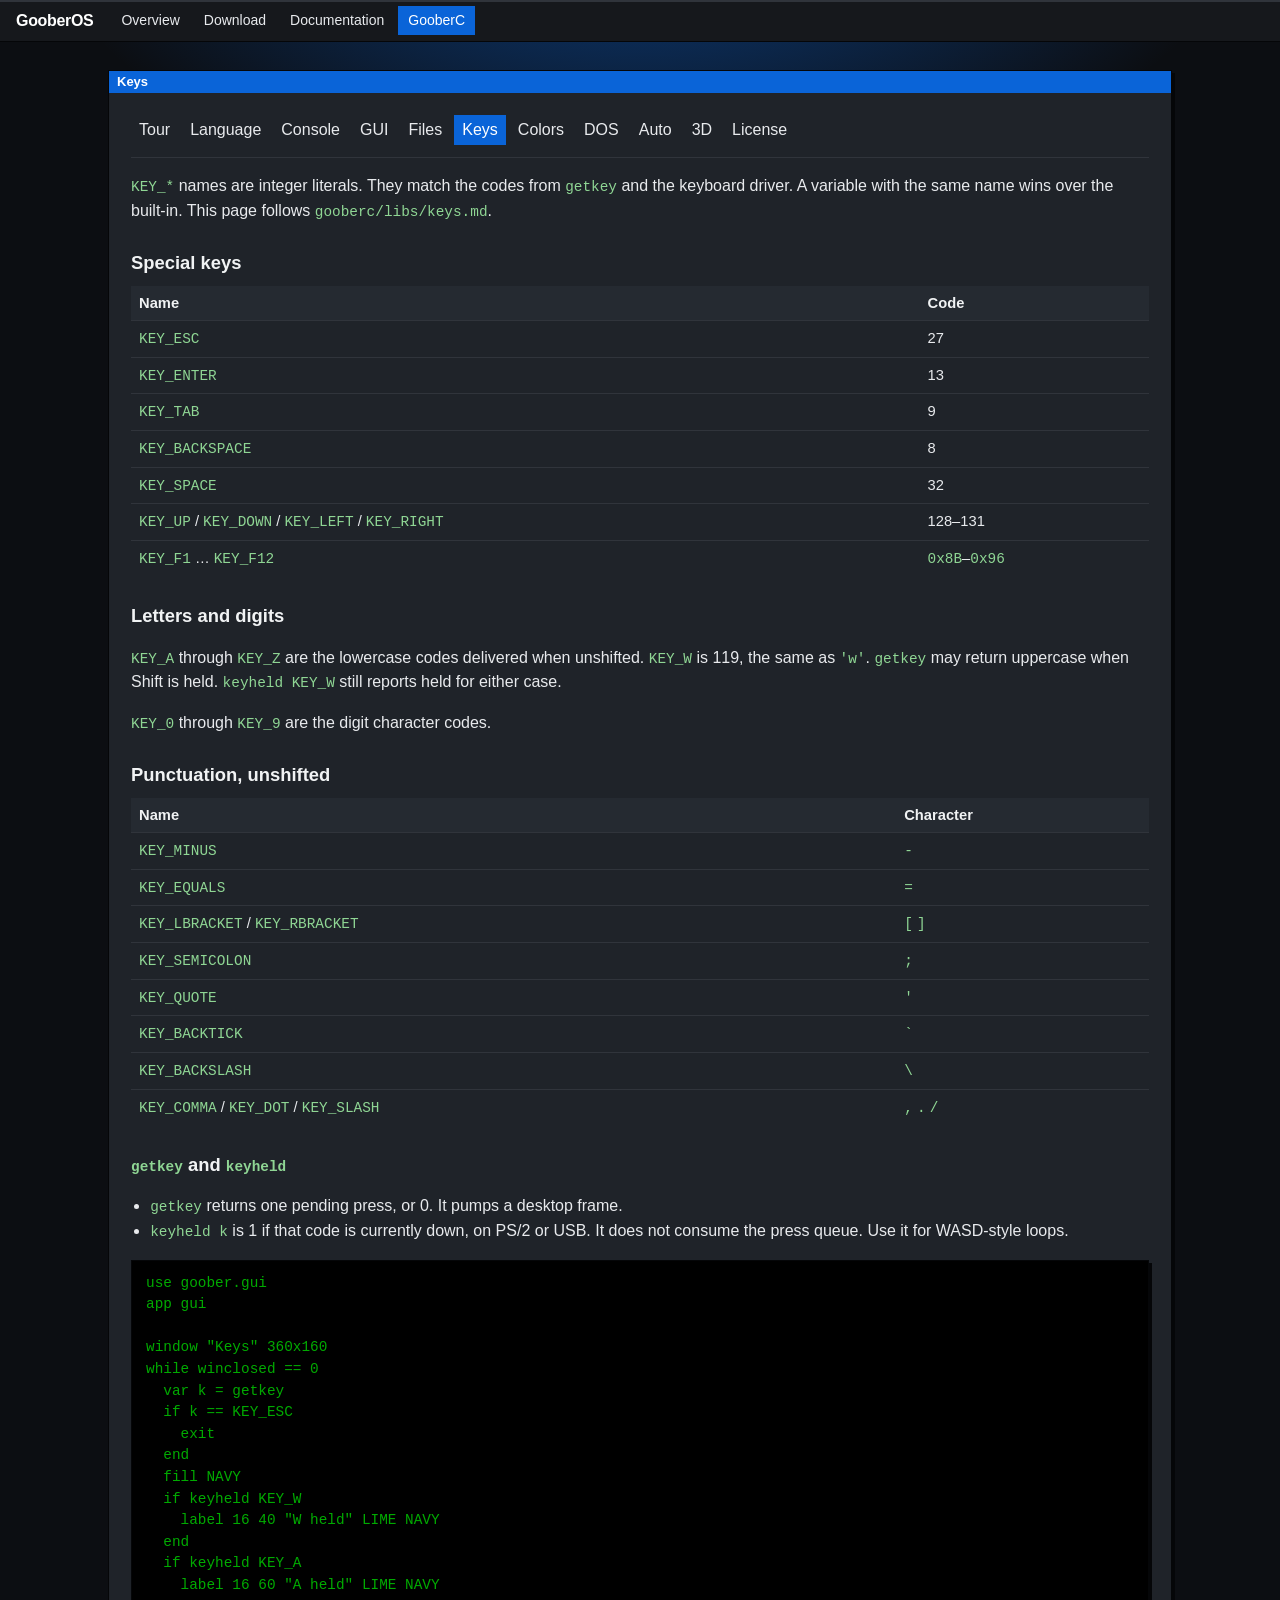
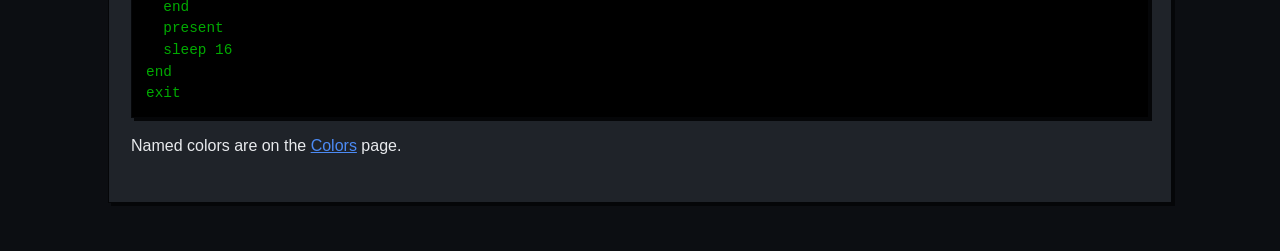
<file: gooberc/keys.html>
<!DOCTYPE html>
<html lang="en">
<head>
  <meta charset="utf-8">
  <meta name="viewport" content="width=device-width, initial-scale=1">
  <title>Keys — GooberOS</title>
  <link rel="icon" href="../assets/favicon.svg">
  <link rel="stylesheet" href="../assets/site.css">
</head>
<body>
  <header class="top">
    <a class="logo" href="../index.html">GooberOS</a>
    <nav>
      <a href="../index.html">Overview</a>
      <a href="../downloads.html">Download</a>
      <a href="../documentation.html">Documentation</a>
      <a class="here" href="index.html">GooberC</a>
    </nav>
  </header>
  <div class="desktop">
    <article class="window">
      <h1 class="titlebar">Keys</h1>
      <div class="client">
        <nav class="subnav">
          <a href="index.html">Tour</a>
          <a href="spec.html">Language</a>
          <a href="console.html">Console</a>
          <a href="gui.html">GUI</a>
          <a href="fs.html">Files</a>
          <a class="here" href="keys.html">Keys</a>
          <a href="color.html">Colors</a>
          <a href="dos.html">DOS</a>
          <a href="auto.html">Auto</a>
          <a href="gfx3d.html">3D</a>
          <a href="index.html#license">License</a>
        </nav>
        <p><code>KEY_*</code> names are integer literals. They match the codes from <code>getkey</code> and the keyboard driver. A variable with the same name wins over the built-in. This page follows <code>gooberc/libs/keys.md</code>.</p>

        <h2>Special keys</h2>
        <table>
          <thead><tr><th>Name</th><th>Code</th></tr></thead>
          <tbody>
            <tr><td><code>KEY_ESC</code></td><td>27</td></tr>
            <tr><td><code>KEY_ENTER</code></td><td>13</td></tr>
            <tr><td><code>KEY_TAB</code></td><td>9</td></tr>
            <tr><td><code>KEY_BACKSPACE</code></td><td>8</td></tr>
            <tr><td><code>KEY_SPACE</code></td><td>32</td></tr>
            <tr><td><code>KEY_UP</code> / <code>KEY_DOWN</code> / <code>KEY_LEFT</code> / <code>KEY_RIGHT</code></td><td>128–131</td></tr>
            <tr><td><code>KEY_F1</code> … <code>KEY_F12</code></td><td><code>0x8B</code>–<code>0x96</code></td></tr>
          </tbody>
        </table>

        <h2>Letters and digits</h2>
        <p><code>KEY_A</code> through <code>KEY_Z</code> are the lowercase codes delivered when unshifted. <code>KEY_W</code> is 119, the same as <code>'w'</code>. <code>getkey</code> may return uppercase when Shift is held. <code>keyheld KEY_W</code> still reports held for either case.</p>
        <p><code>KEY_0</code> through <code>KEY_9</code> are the digit character codes.</p>

        <h2>Punctuation, unshifted</h2>
        <table>
          <thead><tr><th>Name</th><th>Character</th></tr></thead>
          <tbody>
            <tr><td><code>KEY_MINUS</code></td><td><code>-</code></td></tr>
            <tr><td><code>KEY_EQUALS</code></td><td><code>=</code></td></tr>
            <tr><td><code>KEY_LBRACKET</code> / <code>KEY_RBRACKET</code></td><td><code>[</code> <code>]</code></td></tr>
            <tr><td><code>KEY_SEMICOLON</code></td><td><code>;</code></td></tr>
            <tr><td><code>KEY_QUOTE</code></td><td><code>'</code></td></tr>
            <tr><td><code>KEY_BACKTICK</code></td><td><code>`</code></td></tr>
            <tr><td><code>KEY_BACKSLASH</code></td><td><code>\</code></td></tr>
            <tr><td><code>KEY_COMMA</code> / <code>KEY_DOT</code> / <code>KEY_SLASH</code></td><td><code>,</code> <code>.</code> <code>/</code></td></tr>
          </tbody>
        </table>

        <h2><code>getkey</code> and <code>keyheld</code></h2>
        <ul>
          <li><code>getkey</code> returns one pending press, or 0. It pumps a desktop frame.</li>
          <li><code>keyheld k</code> is 1 if that code is currently down, on PS/2 or USB. It does not consume the press queue. Use it for WASD-style loops.</li>
        </ul>
        <pre><code>use goober.gui
app gui

window "Keys" 360x160
while winclosed == 0
  var k = getkey
  if k == KEY_ESC
    exit
  end
  fill NAVY
  if keyheld KEY_W
    label 16 40 "W held" LIME NAVY
  end
  if keyheld KEY_A
    label 16 60 "A held" LIME NAVY
  end
  present
  sleep 16
end
exit</code></pre>
        <p>Named colors are on the <a href="color.html">Colors</a> page.</p>
      </div>
    </article>
  </div>
</body>
</html>
</file>
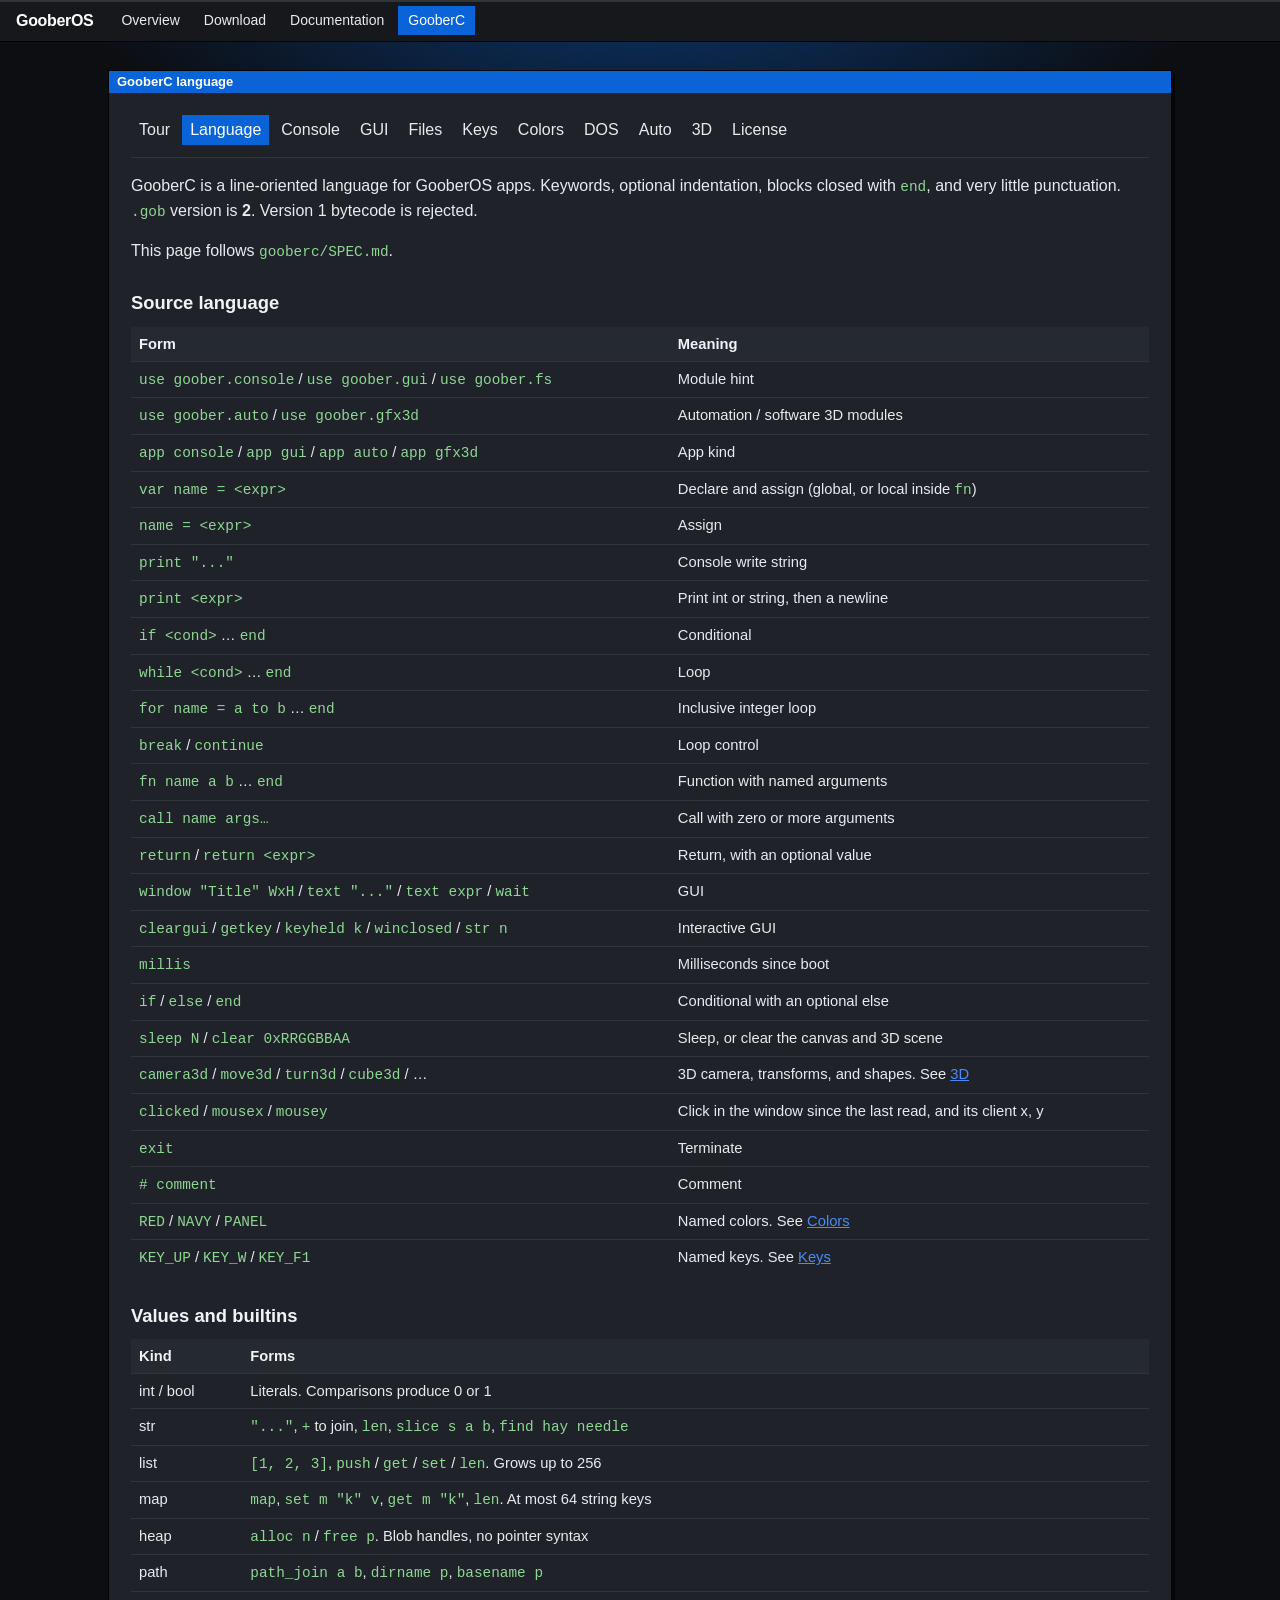
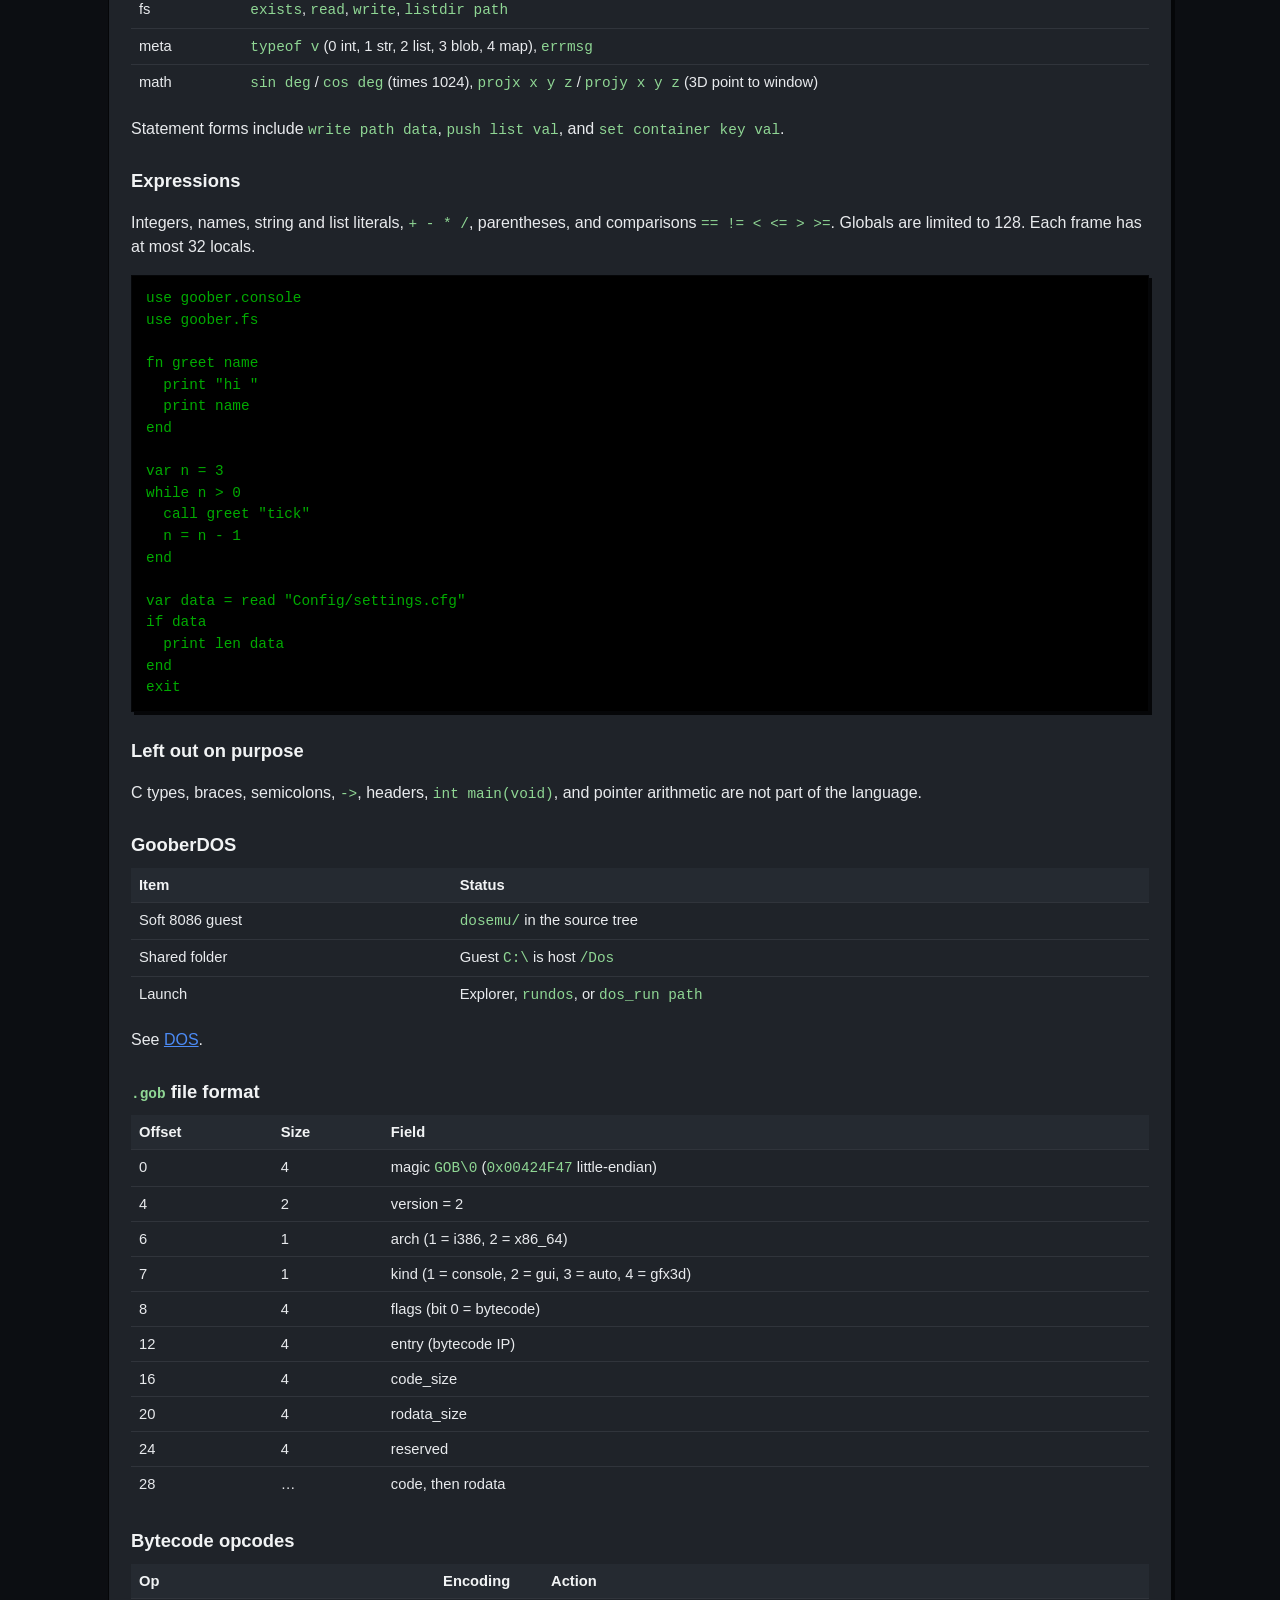
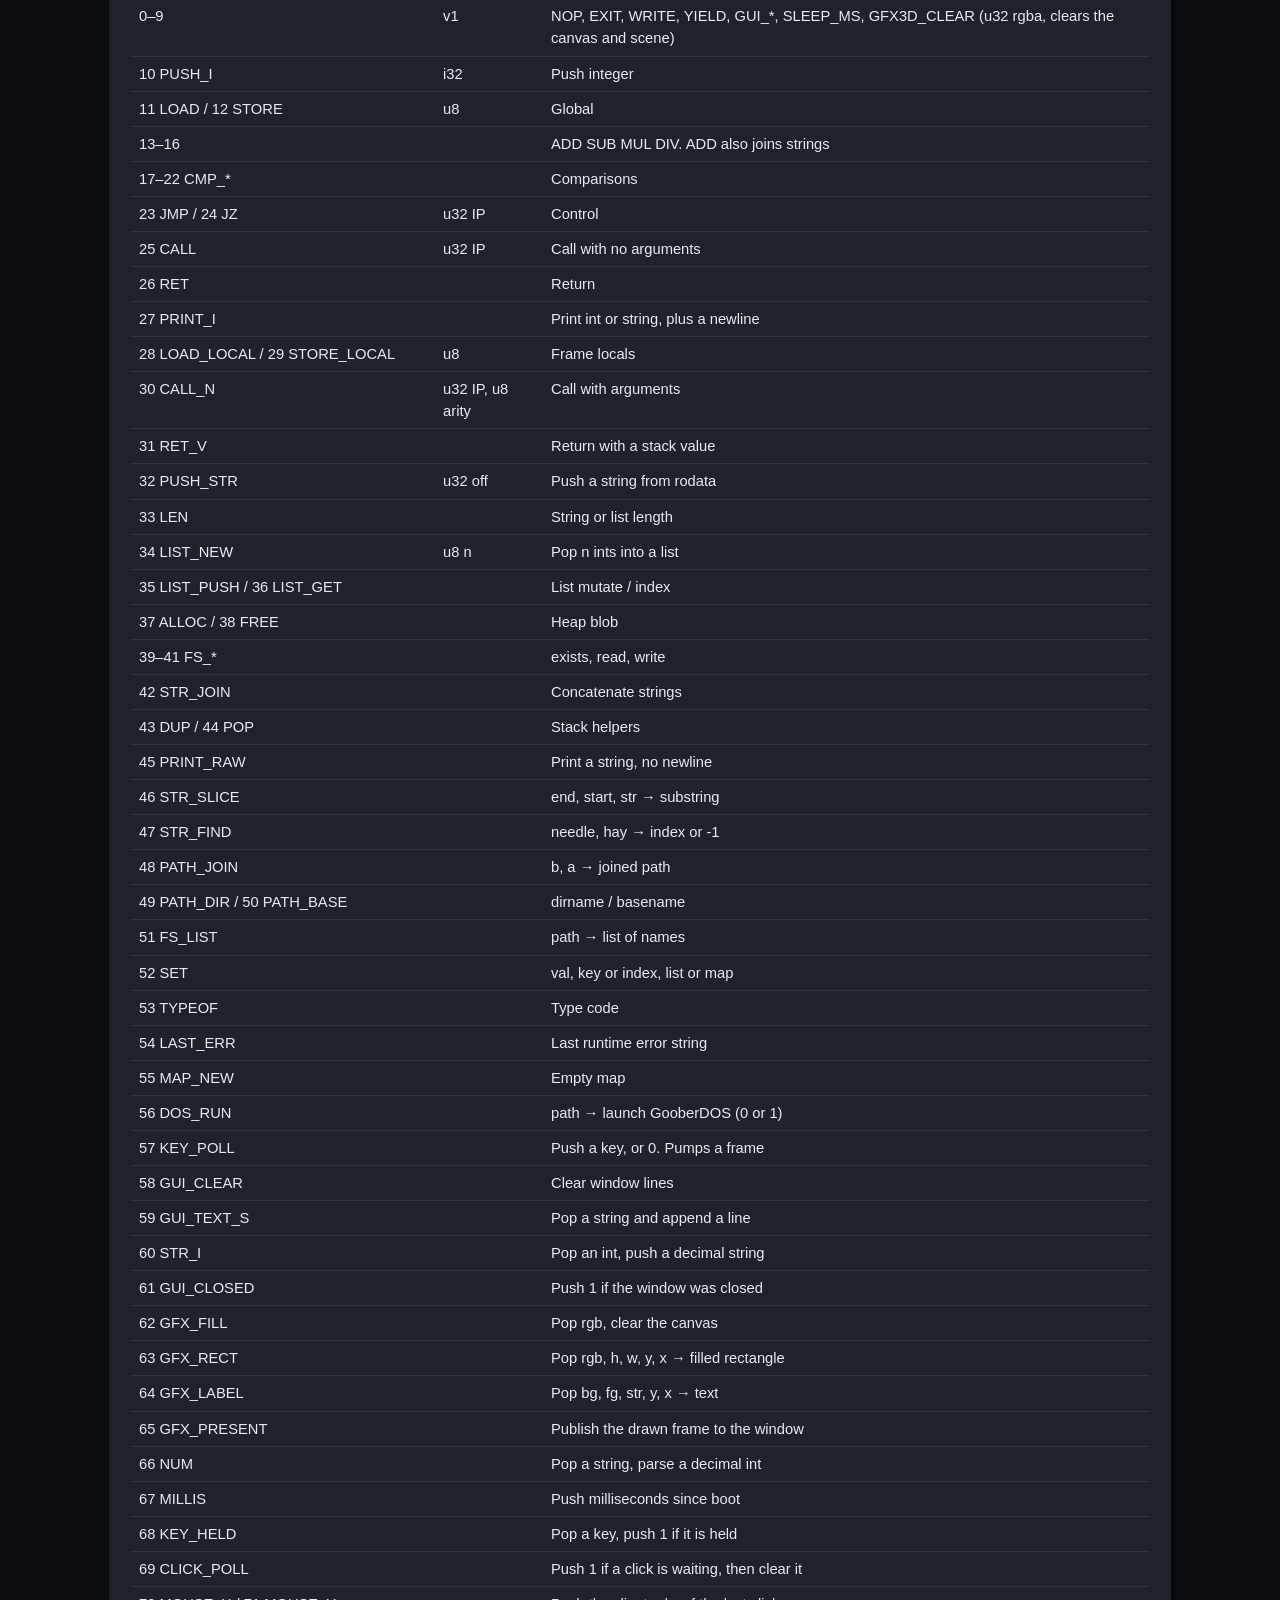
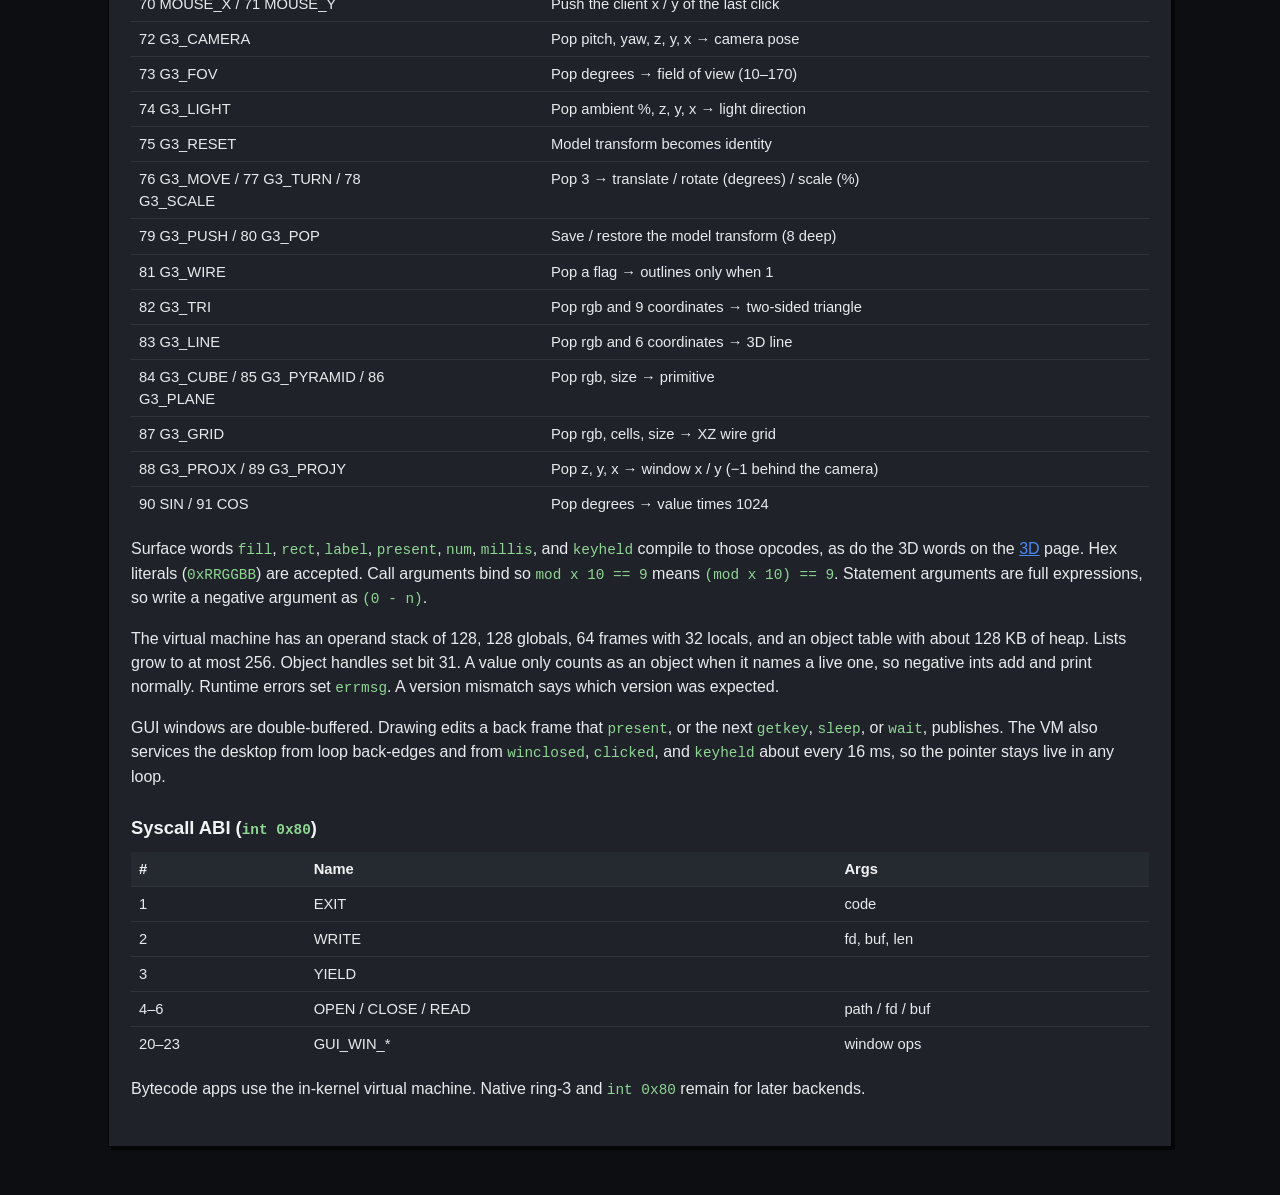
<file: gooberc/spec.html>
<!DOCTYPE html>
<html lang="en">
<head>
  <meta charset="utf-8">
  <meta name="viewport" content="width=device-width, initial-scale=1">
  <title>GooberC language — GooberOS</title>
  <link rel="icon" href="../assets/favicon.svg">
  <link rel="stylesheet" href="../assets/site.css">
</head>
<body>
  <header class="top">
    <a class="logo" href="../index.html">GooberOS</a>
    <nav>
      <a href="../index.html">Overview</a>
      <a href="../downloads.html">Download</a>
      <a href="../documentation.html">Documentation</a>
      <a class="here" href="index.html">GooberC</a>
    </nav>
  </header>
  <div class="desktop">
    <article class="window">
      <h1 class="titlebar">GooberC language</h1>
      <div class="client">
        <nav class="subnav">
          <a href="index.html">Tour</a>
          <a class="here" href="spec.html">Language</a>
          <a href="console.html">Console</a>
          <a href="gui.html">GUI</a>
          <a href="fs.html">Files</a>
          <a href="keys.html">Keys</a>
          <a href="color.html">Colors</a>
          <a href="dos.html">DOS</a>
          <a href="auto.html">Auto</a>
          <a href="gfx3d.html">3D</a>
          <a href="index.html#license">License</a>
        </nav>
        <p>GooberC is a line-oriented language for GooberOS apps. Keywords, optional indentation, blocks closed with <code>end</code>, and very little punctuation. <code>.gob</code> version is <strong>2</strong>. Version 1 bytecode is rejected.</p>
        <p class="muted">This page follows <code>gooberc/SPEC.md</code>.</p>

        <h2>Source language</h2>
        <table>
          <thead><tr><th>Form</th><th>Meaning</th></tr></thead>
          <tbody>
            <tr><td><code>use goober.console</code> / <code>use goober.gui</code> / <code>use goober.fs</code></td><td>Module hint</td></tr>
            <tr><td><code>use goober.auto</code> / <code>use goober.gfx3d</code></td><td>Automation / software 3D modules</td></tr>
            <tr><td><code>app console</code> / <code>app gui</code> / <code>app auto</code> / <code>app gfx3d</code></td><td>App kind</td></tr>
            <tr><td><code>var name = &lt;expr&gt;</code></td><td>Declare and assign (global, or local inside <code>fn</code>)</td></tr>
            <tr><td><code>name = &lt;expr&gt;</code></td><td>Assign</td></tr>
            <tr><td><code>print "..."</code></td><td>Console write string</td></tr>
            <tr><td><code>print &lt;expr&gt;</code></td><td>Print int or string, then a newline</td></tr>
            <tr><td><code>if &lt;cond&gt;</code> … <code>end</code></td><td>Conditional</td></tr>
            <tr><td><code>while &lt;cond&gt;</code> … <code>end</code></td><td>Loop</td></tr>
            <tr><td><code>for name = a to b</code> … <code>end</code></td><td>Inclusive integer loop</td></tr>
            <tr><td><code>break</code> / <code>continue</code></td><td>Loop control</td></tr>
            <tr><td><code>fn name a b</code> … <code>end</code></td><td>Function with named arguments</td></tr>
            <tr><td><code>call name args…</code></td><td>Call with zero or more arguments</td></tr>
            <tr><td><code>return</code> / <code>return &lt;expr&gt;</code></td><td>Return, with an optional value</td></tr>
            <tr><td><code>window "Title" WxH</code> / <code>text "..."</code> / <code>text expr</code> / <code>wait</code></td><td>GUI</td></tr>
            <tr><td><code>cleargui</code> / <code>getkey</code> / <code>keyheld k</code> / <code>winclosed</code> / <code>str n</code></td><td>Interactive GUI</td></tr>
            <tr><td><code>millis</code></td><td>Milliseconds since boot</td></tr>
            <tr><td><code>if</code> / <code>else</code> / <code>end</code></td><td>Conditional with an optional else</td></tr>
            <tr><td><code>sleep N</code> / <code>clear 0xRRGGBBAA</code></td><td>Sleep, or clear the canvas and 3D scene</td></tr>
            <tr><td><code>camera3d</code> / <code>move3d</code> / <code>turn3d</code> / <code>cube3d</code> / …</td><td>3D camera, transforms, and shapes. See <a href="gfx3d.html">3D</a></td></tr>
            <tr><td><code>clicked</code> / <code>mousex</code> / <code>mousey</code></td><td>Click in the window since the last read, and its client x, y</td></tr>
            <tr><td><code>exit</code></td><td>Terminate</td></tr>
            <tr><td><code># comment</code></td><td>Comment</td></tr>
            <tr><td><code>RED</code> / <code>NAVY</code> / <code>PANEL</code></td><td>Named colors. See <a href="color.html">Colors</a></td></tr>
            <tr><td><code>KEY_UP</code> / <code>KEY_W</code> / <code>KEY_F1</code></td><td>Named keys. See <a href="keys.html">Keys</a></td></tr>
          </tbody>
        </table>

        <h2>Values and builtins</h2>
        <table>
          <thead><tr><th>Kind</th><th>Forms</th></tr></thead>
          <tbody>
            <tr><td>int / bool</td><td>Literals. Comparisons produce 0 or 1</td></tr>
            <tr><td>str</td><td><code>"..."</code>, <code>+</code> to join, <code>len</code>, <code>slice s a b</code>, <code>find hay needle</code></td></tr>
            <tr><td>list</td><td><code>[1, 2, 3]</code>, <code>push</code> / <code>get</code> / <code>set</code> / <code>len</code>. Grows up to 256</td></tr>
            <tr><td>map</td><td><code>map</code>, <code>set m "k" v</code>, <code>get m "k"</code>, <code>len</code>. At most 64 string keys</td></tr>
            <tr><td>heap</td><td><code>alloc n</code> / <code>free p</code>. Blob handles, no pointer syntax</td></tr>
            <tr><td>path</td><td><code>path_join a b</code>, <code>dirname p</code>, <code>basename p</code></td></tr>
            <tr><td>fs</td><td><code>exists</code>, <code>read</code>, <code>write</code>, <code>listdir path</code></td></tr>
            <tr><td>meta</td><td><code>typeof v</code> (0 int, 1 str, 2 list, 3 blob, 4 map), <code>errmsg</code></td></tr>
            <tr><td>math</td><td><code>sin deg</code> / <code>cos deg</code> (times 1024), <code>projx x y z</code> / <code>projy x y z</code> (3D point to window)</td></tr>
          </tbody>
        </table>
        <p>Statement forms include <code>write path data</code>, <code>push list val</code>, and <code>set container key val</code>.</p>

        <h2>Expressions</h2>
        <p>Integers, names, string and list literals, <code>+ - * /</code>, parentheses, and comparisons <code>== != &lt; &lt;= &gt; &gt;=</code>. Globals are limited to 128. Each frame has at most 32 locals.</p>
        <pre><code>use goober.console
use goober.fs

fn greet name
  print "hi "
  print name
end

var n = 3
while n &gt; 0
  call greet "tick"
  n = n - 1
end

var data = read "Config/settings.cfg"
if data
  print len data
end
exit</code></pre>

        <h2>Left out on purpose</h2>
        <p>C types, braces, semicolons, <code>-&gt;</code>, headers, <code>int main(void)</code>, and pointer arithmetic are not part of the language.</p>

        <h2>GooberDOS</h2>
        <table>
          <thead><tr><th>Item</th><th>Status</th></tr></thead>
          <tbody>
            <tr><td>Soft 8086 guest</td><td><code>dosemu/</code> in the source tree</td></tr>
            <tr><td>Shared folder</td><td>Guest <code>C:\</code> is host <code>/Dos</code></td></tr>
            <tr><td>Launch</td><td>Explorer, <code>rundos</code>, or <code>dos_run path</code></td></tr>
          </tbody>
        </table>
        <p>See <a href="dos.html">DOS</a>.</p>

        <h2><code>.gob</code> file format</h2>
        <table>
          <thead><tr><th>Offset</th><th>Size</th><th>Field</th></tr></thead>
          <tbody>
            <tr><td>0</td><td>4</td><td>magic <code>GOB\0</code> (<code>0x00424F47</code> little-endian)</td></tr>
            <tr><td>4</td><td>2</td><td>version = 2</td></tr>
            <tr><td>6</td><td>1</td><td>arch (1 = i386, 2 = x86_64)</td></tr>
            <tr><td>7</td><td>1</td><td>kind (1 = console, 2 = gui, 3 = auto, 4 = gfx3d)</td></tr>
            <tr><td>8</td><td>4</td><td>flags (bit 0 = bytecode)</td></tr>
            <tr><td>12</td><td>4</td><td>entry (bytecode IP)</td></tr>
            <tr><td>16</td><td>4</td><td>code_size</td></tr>
            <tr><td>20</td><td>4</td><td>rodata_size</td></tr>
            <tr><td>24</td><td>4</td><td>reserved</td></tr>
            <tr><td>28</td><td>…</td><td>code, then rodata</td></tr>
          </tbody>
        </table>

        <h2>Bytecode opcodes</h2>
        <table>
          <thead><tr><th>Op</th><th>Encoding</th><th>Action</th></tr></thead>
          <tbody>
            <tr><td>0–9</td><td>v1</td><td>NOP, EXIT, WRITE, YIELD, GUI_*, SLEEP_MS, GFX3D_CLEAR (u32 rgba, clears the canvas and scene)</td></tr>
            <tr><td>10 PUSH_I</td><td>i32</td><td>Push integer</td></tr>
            <tr><td>11 LOAD / 12 STORE</td><td>u8</td><td>Global</td></tr>
            <tr><td>13–16</td><td></td><td>ADD SUB MUL DIV. ADD also joins strings</td></tr>
            <tr><td>17–22 CMP_*</td><td></td><td>Comparisons</td></tr>
            <tr><td>23 JMP / 24 JZ</td><td>u32 IP</td><td>Control</td></tr>
            <tr><td>25 CALL</td><td>u32 IP</td><td>Call with no arguments</td></tr>
            <tr><td>26 RET</td><td></td><td>Return</td></tr>
            <tr><td>27 PRINT_I</td><td></td><td>Print int or string, plus a newline</td></tr>
            <tr><td>28 LOAD_LOCAL / 29 STORE_LOCAL</td><td>u8</td><td>Frame locals</td></tr>
            <tr><td>30 CALL_N</td><td>u32 IP, u8 arity</td><td>Call with arguments</td></tr>
            <tr><td>31 RET_V</td><td></td><td>Return with a stack value</td></tr>
            <tr><td>32 PUSH_STR</td><td>u32 off</td><td>Push a string from rodata</td></tr>
            <tr><td>33 LEN</td><td></td><td>String or list length</td></tr>
            <tr><td>34 LIST_NEW</td><td>u8 n</td><td>Pop n ints into a list</td></tr>
            <tr><td>35 LIST_PUSH / 36 LIST_GET</td><td></td><td>List mutate / index</td></tr>
            <tr><td>37 ALLOC / 38 FREE</td><td></td><td>Heap blob</td></tr>
            <tr><td>39–41 FS_*</td><td></td><td>exists, read, write</td></tr>
            <tr><td>42 STR_JOIN</td><td></td><td>Concatenate strings</td></tr>
            <tr><td>43 DUP / 44 POP</td><td></td><td>Stack helpers</td></tr>
            <tr><td>45 PRINT_RAW</td><td></td><td>Print a string, no newline</td></tr>
            <tr><td>46 STR_SLICE</td><td></td><td>end, start, str → substring</td></tr>
            <tr><td>47 STR_FIND</td><td></td><td>needle, hay → index or -1</td></tr>
            <tr><td>48 PATH_JOIN</td><td></td><td>b, a → joined path</td></tr>
            <tr><td>49 PATH_DIR / 50 PATH_BASE</td><td></td><td>dirname / basename</td></tr>
            <tr><td>51 FS_LIST</td><td></td><td>path → list of names</td></tr>
            <tr><td>52 SET</td><td></td><td>val, key or index, list or map</td></tr>
            <tr><td>53 TYPEOF</td><td></td><td>Type code</td></tr>
            <tr><td>54 LAST_ERR</td><td></td><td>Last runtime error string</td></tr>
            <tr><td>55 MAP_NEW</td><td></td><td>Empty map</td></tr>
            <tr><td>56 DOS_RUN</td><td></td><td>path → launch GooberDOS (0 or 1)</td></tr>
            <tr><td>57 KEY_POLL</td><td></td><td>Push a key, or 0. Pumps a frame</td></tr>
            <tr><td>58 GUI_CLEAR</td><td></td><td>Clear window lines</td></tr>
            <tr><td>59 GUI_TEXT_S</td><td></td><td>Pop a string and append a line</td></tr>
            <tr><td>60 STR_I</td><td></td><td>Pop an int, push a decimal string</td></tr>
            <tr><td>61 GUI_CLOSED</td><td></td><td>Push 1 if the window was closed</td></tr>
            <tr><td>62 GFX_FILL</td><td></td><td>Pop rgb, clear the canvas</td></tr>
            <tr><td>63 GFX_RECT</td><td></td><td>Pop rgb, h, w, y, x → filled rectangle</td></tr>
            <tr><td>64 GFX_LABEL</td><td></td><td>Pop bg, fg, str, y, x → text</td></tr>
            <tr><td>65 GFX_PRESENT</td><td></td><td>Publish the drawn frame to the window</td></tr>
            <tr><td>66 NUM</td><td></td><td>Pop a string, parse a decimal int</td></tr>
            <tr><td>67 MILLIS</td><td></td><td>Push milliseconds since boot</td></tr>
            <tr><td>68 KEY_HELD</td><td></td><td>Pop a key, push 1 if it is held</td></tr>
            <tr><td>69 CLICK_POLL</td><td></td><td>Push 1 if a click is waiting, then clear it</td></tr>
            <tr><td>70 MOUSE_X / 71 MOUSE_Y</td><td></td><td>Push the client x / y of the last click</td></tr>
            <tr><td>72 G3_CAMERA</td><td></td><td>Pop pitch, yaw, z, y, x → camera pose</td></tr>
            <tr><td>73 G3_FOV</td><td></td><td>Pop degrees → field of view (10–170)</td></tr>
            <tr><td>74 G3_LIGHT</td><td></td><td>Pop ambient %, z, y, x → light direction</td></tr>
            <tr><td>75 G3_RESET</td><td></td><td>Model transform becomes identity</td></tr>
            <tr><td>76 G3_MOVE / 77 G3_TURN / 78 G3_SCALE</td><td></td><td>Pop 3 → translate / rotate (degrees) / scale (%)</td></tr>
            <tr><td>79 G3_PUSH / 80 G3_POP</td><td></td><td>Save / restore the model transform (8 deep)</td></tr>
            <tr><td>81 G3_WIRE</td><td></td><td>Pop a flag → outlines only when 1</td></tr>
            <tr><td>82 G3_TRI</td><td></td><td>Pop rgb and 9 coordinates → two-sided triangle</td></tr>
            <tr><td>83 G3_LINE</td><td></td><td>Pop rgb and 6 coordinates → 3D line</td></tr>
            <tr><td>84 G3_CUBE / 85 G3_PYRAMID / 86 G3_PLANE</td><td></td><td>Pop rgb, size → primitive</td></tr>
            <tr><td>87 G3_GRID</td><td></td><td>Pop rgb, cells, size → XZ wire grid</td></tr>
            <tr><td>88 G3_PROJX / 89 G3_PROJY</td><td></td><td>Pop z, y, x → window x / y (−1 behind the camera)</td></tr>
            <tr><td>90 SIN / 91 COS</td><td></td><td>Pop degrees → value times 1024</td></tr>
          </tbody>
        </table>
        <p>Surface words <code>fill</code>, <code>rect</code>, <code>label</code>, <code>present</code>, <code>num</code>, <code>millis</code>, and <code>keyheld</code> compile to those opcodes, as do the 3D words on the <a href="gfx3d.html">3D</a> page. Hex literals (<code>0xRRGGBB</code>) are accepted. Call arguments bind so <code>mod x 10 == 9</code> means <code>(mod x 10) == 9</code>. Statement arguments are full expressions, so write a negative argument as <code>(0 - n)</code>.</p>
        <p>The virtual machine has an operand stack of 128, 128 globals, 64 frames with 32 locals, and an object table with about 128 KB of heap. Lists grow to at most 256. Object handles set bit 31. A value only counts as an object when it names a live one, so negative ints add and print normally. Runtime errors set <code>errmsg</code>. A version mismatch says which version was expected.</p>
        <p>GUI windows are double-buffered. Drawing edits a back frame that <code>present</code>, or the next <code>getkey</code>, <code>sleep</code>, or <code>wait</code>, publishes. The VM also services the desktop from loop back-edges and from <code>winclosed</code>, <code>clicked</code>, and <code>keyheld</code> about every 16 ms, so the pointer stays live in any loop.</p>

        <h2>Syscall ABI (<code>int 0x80</code>)</h2>
        <table>
          <thead><tr><th>#</th><th>Name</th><th>Args</th></tr></thead>
          <tbody>
            <tr><td>1</td><td>EXIT</td><td>code</td></tr>
            <tr><td>2</td><td>WRITE</td><td>fd, buf, len</td></tr>
            <tr><td>3</td><td>YIELD</td><td></td></tr>
            <tr><td>4–6</td><td>OPEN / CLOSE / READ</td><td>path / fd / buf</td></tr>
            <tr><td>20–23</td><td>GUI_WIN_*</td><td>window ops</td></tr>
          </tbody>
        </table>
        <p>Bytecode apps use the in-kernel virtual machine. Native ring-3 and <code>int 0x80</code> remain for later backends.</p>
      </div>
    </article>
  </div>
</body>
</html>
</file>
<file: assets/site.css>
/* Modern Dark, the theme GooberOS starts in.
   Colors follow gui/vesa_window.c dark_theme. */

:root {
  --desktop: #202124;
  --taskbar: #16181C;
  --taskbar-edge: #30343B;
  --menu: #252A31;
  --menu-fg: #F1F3F4;
  --accent: #3A7BD5;
  --window: #2B3038;
  --client: #1F2329;
  --title: #0A64D8;
  --title-off: #3A3F47;
  --title-fg: #FFFFFF;
  --text: #E8EAED;
  --muted: #9AA0A6;
  --border: #30343B;
  --border-dark: #111318;
  --button: #343A42;
  --link: #4C8BF5;
  --shell: #000000;
  --shell-out: #00AA00;
  --shadow: #050608;
}

* { box-sizing: border-box; }

html { color-scheme: dark; }

body {
  margin: 0;
  min-height: 100vh;
  background:
    radial-gradient(880px 420px at 50% -80px, rgba(10, 100, 216, 0.55), transparent 68%),
    #0c0e12;
  color: var(--text);
  font: 16px/1.5 "Segoe UI", "Liberation Sans", sans-serif;
}

a { color: var(--link); }

.taskbar {
  position: sticky;
  top: 0;
  z-index: 2;
  display: flex;
  align-items: center;
  gap: 2px;
  height: 42px;
  padding: 0 14px;
  background: var(--taskbar);
  box-shadow: inset 0 3px 0 var(--taskbar-edge);
}

.taskbar a {
  color: var(--text);
  text-decoration: none;
  padding: 4px 10px;
}

.taskbar a:hover,
.taskbar a.here {
  background: var(--title);
  color: var(--title-fg);
}

.taskbar .brand {
  margin-right: 10px;
  padding-left: 2px;
  font-weight: 650;
  color: var(--menu-fg);
}

.taskbar .brand:hover {
  background: transparent;
  color: var(--title-fg);
}

.desktop {
  max-width: 1120px;
  margin: 0 auto;
  padding: 28px 28px 48px;
}

.window {
  background: var(--client);
  border: 1px solid var(--shadow);
  box-shadow: 3px 3px 0 var(--shadow);
}

.titlebar {
  margin: 0;
  height: 22px;
  display: flex;
  align-items: center;
  padding: 0 8px;
  background: var(--title);
  color: var(--title-fg);
  font-size: 13px;
  font-weight: 650;
  line-height: 1.4;
}

.client { padding: 8px 22px 28px; }

.client h2 {
  margin: 1.6rem 0 0.5rem;
  color: var(--menu-fg);
  font-size: 1.15rem;
  font-weight: 650;
  scroll-margin-top: 56px;
}

.client h3 {
  margin: 1.3rem 0 0.4rem;
  color: var(--menu-fg);
  font-size: 1rem;
}

.lead { font-size: 1.05rem; }

.muted { color: var(--muted); }

.client p,
.client li { color: var(--text); }

.client ul,
.client ol { padding-left: 1.2rem; }

.client a:hover { text-decoration: none; }

.actions {
  display: flex;
  flex-wrap: wrap;
  gap: 10px;
  margin: 1.2rem 0 0.4rem;
}

.btn,
.dl {
  display: inline-block;
  background: var(--button);
  color: var(--text);
  text-decoration: none;
  border: 1px solid var(--shadow);
  box-shadow: inset 1px 1px 0 #4b5563, inset -1px -1px 0 #111318;
  padding: 8px 14px;
}

.btn:hover,
.dl:hover {
  background: var(--title);
  color: var(--title-fg);
  border-color: var(--shadow);
  box-shadow: inset 1px 1px 0 #4c8bf5, inset -1px -1px 0 #071018;
}

.downloads {
  display: grid;
  gap: 12px;
  margin: 1rem 0 0.5rem;
}

.dl {
  display: grid;
  gap: 2px;
  padding: 14px 16px;
}

.dl-name {
  font-weight: 650;
  color: inherit;
}

.dl-meta {
  color: var(--muted);
  font-size: 0.92rem;
}

.dl:hover .dl-meta { color: var(--title-fg); }

.ver h2 { margin-bottom: 0.35rem; }

.ver .note {
  margin: 0 0 0.6rem;
  color: var(--muted);
}

.file { display: grid; gap: 6px; }

.sum {
  margin: 0;
  color: var(--muted);
  font-size: 0.8rem;
  line-height: 1.4;
  word-break: break-all;
}

.sum code { font-size: 0.8rem; }

.subnav {
  display: flex;
  flex-wrap: wrap;
  gap: 4px;
  margin: 14px 0 8px;
  padding-bottom: 12px;
  border-bottom: 1px solid var(--border);
}

.subnav a {
  color: var(--text);
  text-decoration: none;
  padding: 3px 8px;
}

.subnav a:hover,
.subnav a.here {
  background: var(--title);
  color: #fff;
}

kbd {
  font-family: inherit;
  font-size: 0.85em;
  background: var(--button);
  border: 1px solid var(--border);
  padding: 0 5px;
}

code,
pre {
  font-family: "Cascadia Mono", "Liberation Mono", ui-monospace, monospace;
  font-size: 0.9rem;
}

code {
  background: none;
  color: #8fd694;
  padding: 0;
}

pre {
  background: var(--shell);
  color: var(--shell-out);
  padding: 12px 14px;
  overflow: auto;
  border: 1px solid var(--shadow);
  box-shadow: 3px 3px 0 var(--shadow);
}

pre code {
  background: transparent;
  color: inherit;
  padding: 0;
}

table {
  width: 100%;
  border-collapse: collapse;
  margin: 0.6rem 0 1rem;
  font-size: 0.92rem;
}

th,
td {
  text-align: left;
  vertical-align: top;
  padding: 6px 8px;
  border-top: 1px solid var(--border);
}

th {
  background: var(--menu);
  color: var(--menu-fg);
  font-weight: 650;
  border-top: none;
}

.shots {
  display: grid;
  grid-template-columns: 1fr 1fr;
  gap: 14px;
  margin: 0.8rem 0 0.2rem;
}

.shot { margin: 0; }

.shot-frame {
  background: var(--client);
  border: 1px solid var(--shadow);
  box-shadow: 3px 3px 0 var(--shadow);
  min-height: 168px;
}

.shot-title {
  height: 22px;
  display: flex;
  align-items: center;
  padding: 0 8px;
  background: var(--title-off);
  color: var(--title-fg);
  font-size: 13px;
  font-weight: 650;
}

.shot-label {
  margin: 0;
  min-height: 140px;
  display: grid;
  place-items: center;
  color: var(--muted);
  font-size: 13px;
}

.shot-frame img {
  display: block;
  width: 100%;
  height: auto;
}

.shot-frame:has(img) .shot-label { display: none; }
.shot-frame:has(img) { min-height: 0; }

.swatches {
  display: grid;
  grid-template-columns: repeat(auto-fill, minmax(180px, 1fr));
  gap: 8px;
  margin: 0.6rem 0 1rem;
}

.swatch {
  display: flex;
  align-items: center;
  gap: 8px;
  background: var(--menu);
  padding: 6px 8px;
}

.chip {
  width: 28px;
  height: 18px;
  border: 1px solid var(--border);
  flex: none;
}

.swatch span { font-size: 0.85rem; }
.swatch code { background: transparent; padding: 0; }

@media (max-width: 720px) {
  .shots { grid-template-columns: 1fr; }
  .client { padding: 4px 14px 22px; }
}

/* Homepage, in the shape of a product page. */
.home {
  background:
    radial-gradient(880px 420px at 50% -80px, rgba(10, 100, 216, 0.55), transparent 68%),
    #0c0e12;
  color: var(--menu-fg);
}

.top {
  position: sticky;
  top: 0;
  z-index: 2;
  display: flex;
  align-items: center;
  gap: 18px;
  height: 42px;
  padding: 0 16px;
  background: var(--taskbar);
  box-shadow: inset 0 2px 0 var(--taskbar-edge);
  border-bottom: 1px solid var(--shadow);
}

.logo {
  color: #fff;
  font-weight: 650;
  text-decoration: none;
  letter-spacing: -0.02em;
}

.top nav {
  display: flex;
  gap: 4px;
}

.top nav a {
  color: var(--text);
  text-decoration: none;
  font-size: 14px;
  padding: 4px 10px;
}

.top nav a:hover,
.top nav a.here {
  background: var(--title);
  color: #fff;
}

.hero {
  max-width: 1120px;
  margin: 0 auto;
  padding: 72px 28px 28px;
  text-align: center;
}

.hero h1 {
  margin: 0;
  font-size: clamp(4.2rem, 12vw, 7.4rem);
  font-weight: 600;
  letter-spacing: -0.05em;
  line-height: 0.92;
  color: #fff;
}

.hero-lead {
  max-width: 38rem;
  margin: 22px auto 0;
  font-size: 1.2rem;
  line-height: 1.45;
  color: var(--text);
}

.hero-actions {
  display: flex;
  justify-content: center;
  flex-wrap: wrap;
  gap: 12px;
  margin-top: 28px;
}

.pill {
  display: inline-flex;
  align-items: center;
  height: 32px;
  padding: 0 16px;
  background: var(--title);
  color: #fff;
  text-decoration: none;
  font-weight: 650;
  border: 1px solid var(--shadow);
  box-shadow: inset 1px 1px 0 #4c8bf5, inset -1px -1px 0 #071018;
}

.pill:hover { background: #2b7de9; color: #fff; }

.pill.ghost {
  background: var(--button);
  color: var(--text);
  border-color: #4b5563;
  box-shadow: inset 1px 1px 0 #4b5563, inset -1px -1px 0 #111318;
}

.pill.ghost:hover { background: #3a3f47; color: #fff; }

.stage,
.band,
.choices,
.faq,
.foot {
  max-width: 1120px;
  margin: 0 auto;
  padding: 12px 28px;
}

.stage { padding-top: 18px; padding-bottom: 28px; }

.media {
  display: flex;
  flex-direction: column;
  margin: 0;
  background: var(--client);
  border: 1px solid var(--shadow);
  box-shadow: 3px 3px 0 var(--shadow);
}

.media figcaption {
  order: -1;
  margin: 0;
  height: 22px;
  display: flex;
  align-items: center;
  padding: 0 8px;
  background: var(--title-off);
  color: var(--title-fg);
  font-size: 13px;
  font-weight: 650;
  text-align: left;
}

.media.focus figcaption { background: var(--title); }

.media-slot {
  display: grid;
  place-items: center;
  min-height: 420px;
  background: var(--client);
  color: var(--muted);
  overflow: hidden;
}

.media-slot img {
  display: block;
  width: 100%;
  height: auto;
}

.media-slot:has(img) {
  display: block;
  min-height: 0;
}
.media-slot:has(img) span { display: none; }

.band {
  display: grid;
  grid-template-columns: 1fr 1.15fr;
  gap: 48px;
  align-items: center;
  padding-top: 64px;
  padding-bottom: 64px;
}

.band.flip { grid-template-columns: 1.15fr 1fr; }

.band.flip .band-copy { order: 2; }

.band h2,
.choices h2,
.faq h2 {
  margin: 0 0 12px;
  font-size: clamp(1.8rem, 3vw, 2.6rem);
  font-weight: 600;
  letter-spacing: -0.03em;
  line-height: 1.15;
  color: #fff;
}

.band p,
.faq p { color: var(--text); }

.band .media-slot { min-height: 280px; }

.choices { padding-top: 24px; padding-bottom: 20px; }

.cards {
  display: grid;
  grid-template-columns: repeat(3, 1fr);
  gap: 14px;
  margin-top: 22px;
}

.card {
  background: var(--client);
  border: 1px solid var(--shadow);
  box-shadow: 3px 3px 0 var(--shadow);
  padding: 0;
}

.card h3 {
  margin: 0;
  padding: 3px 8px;
  background: var(--title-off);
  font-size: 13px;
  font-weight: 650;
  color: var(--title-fg);
}

.card p {
  margin: 0;
  padding: 12px 12px 16px;
  color: var(--text);
  font-size: 0.95rem;
}

.faq { padding-top: 48px; padding-bottom: 24px; }

.faq details {
  border-top: 1px solid rgba(255, 255, 255, 0.1);
}

.faq details:last-of-type { border-bottom: 1px solid rgba(255, 255, 255, 0.1); }

.faq summary {
  cursor: pointer;
  padding: 16px 0;
  font-size: 1.05rem;
  color: #fff;
}

.faq details p {
  margin: 0 0 16px;
  max-width: 46rem;
}

.foot {
  display: flex;
  justify-content: space-between;
  gap: 16px;
  padding-top: 28px;
  padding-bottom: 36px;
  color: var(--muted);
  font-size: 0.92rem;
}

.foot nav { display: flex; gap: 16px; }

.foot a { color: var(--muted); text-decoration: none; }

.foot a:hover { color: #fff; }

@media (max-width: 800px) {
  .top { height: auto; min-height: 42px; flex-wrap: wrap; padding: 8px 16px; gap: 8px 12px; }
  .top nav { flex-basis: 100%; flex-wrap: wrap; }
  .hero { padding: 48px 16px 12px; }
  .stage,
  .band,
  .choices,
  .faq,
  .foot { padding-left: 16px; padding-right: 16px; }
  .band,
  .band.flip { grid-template-columns: 1fr; gap: 18px; }
  .band.flip .band-copy { order: 0; }
  .cards { grid-template-columns: 1fr; }
  .media-slot { min-height: 220px; }
  .foot { flex-direction: column; }
}
</file>
